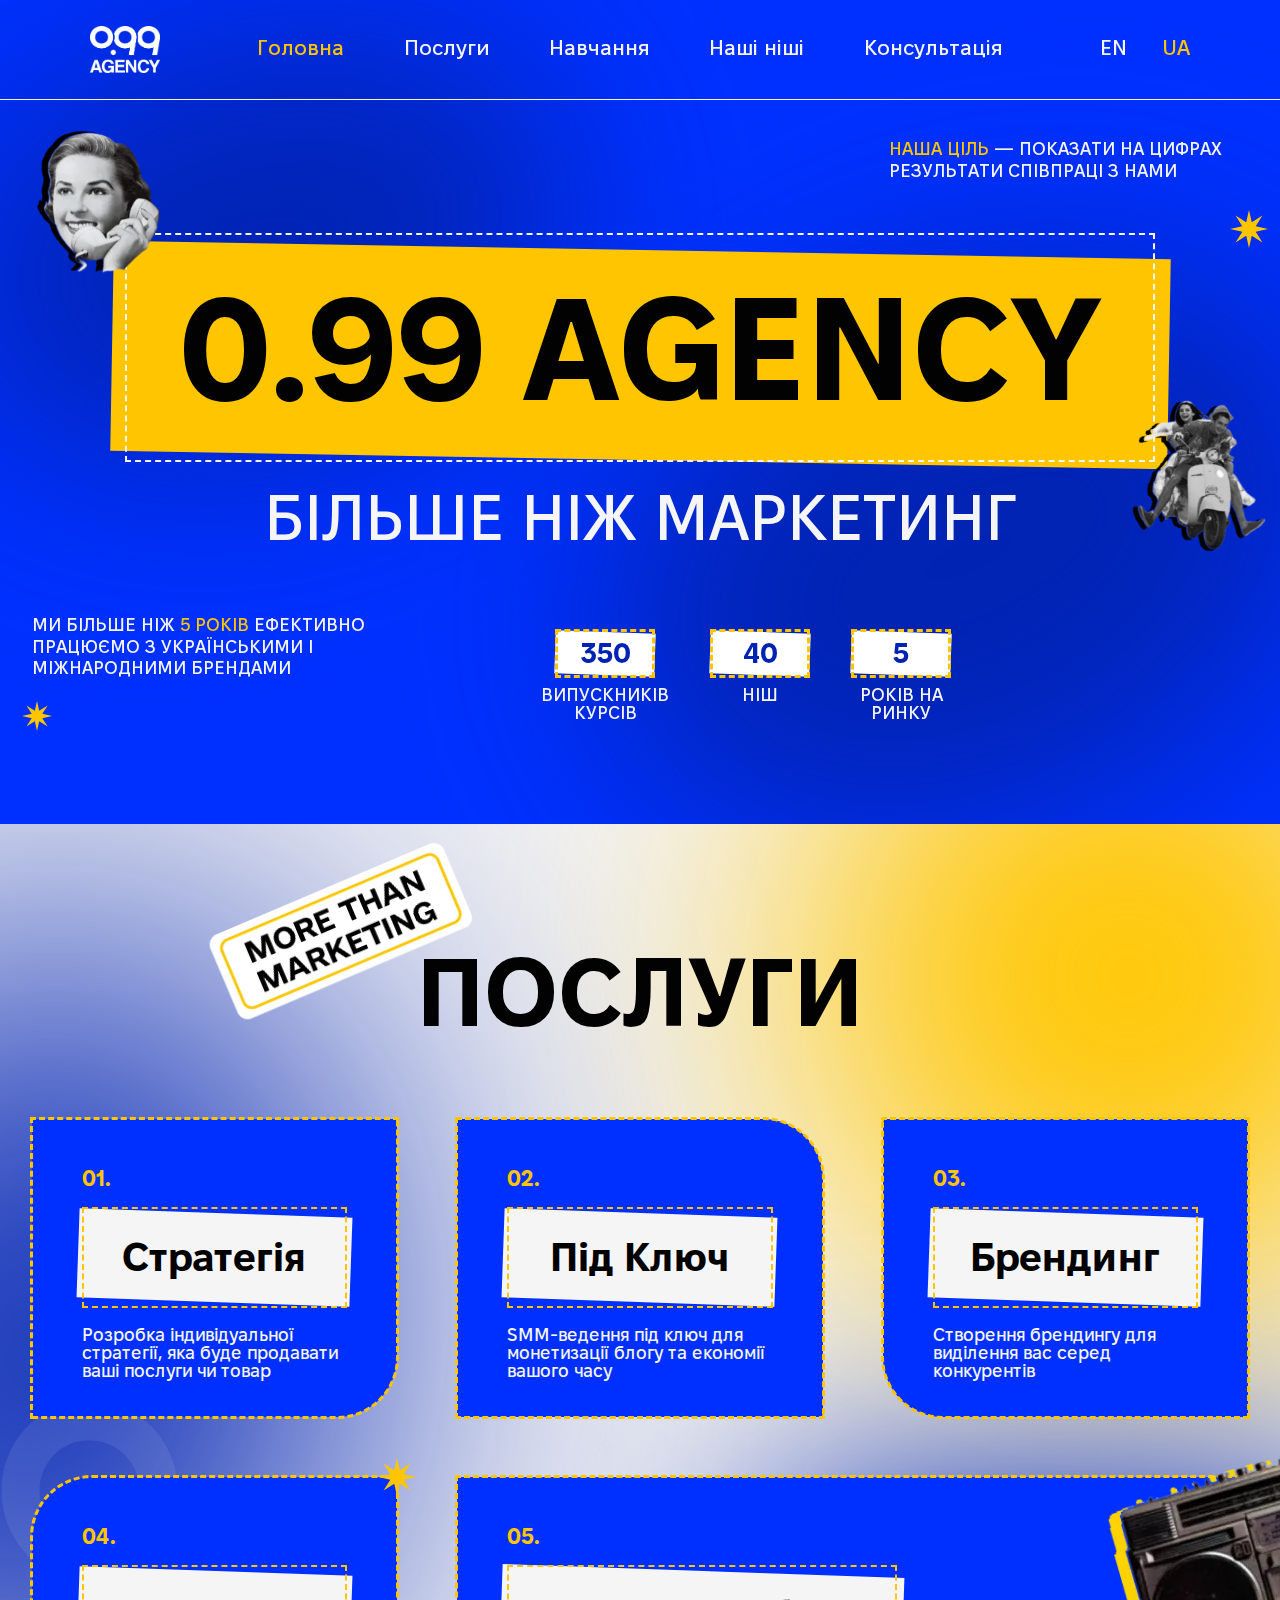
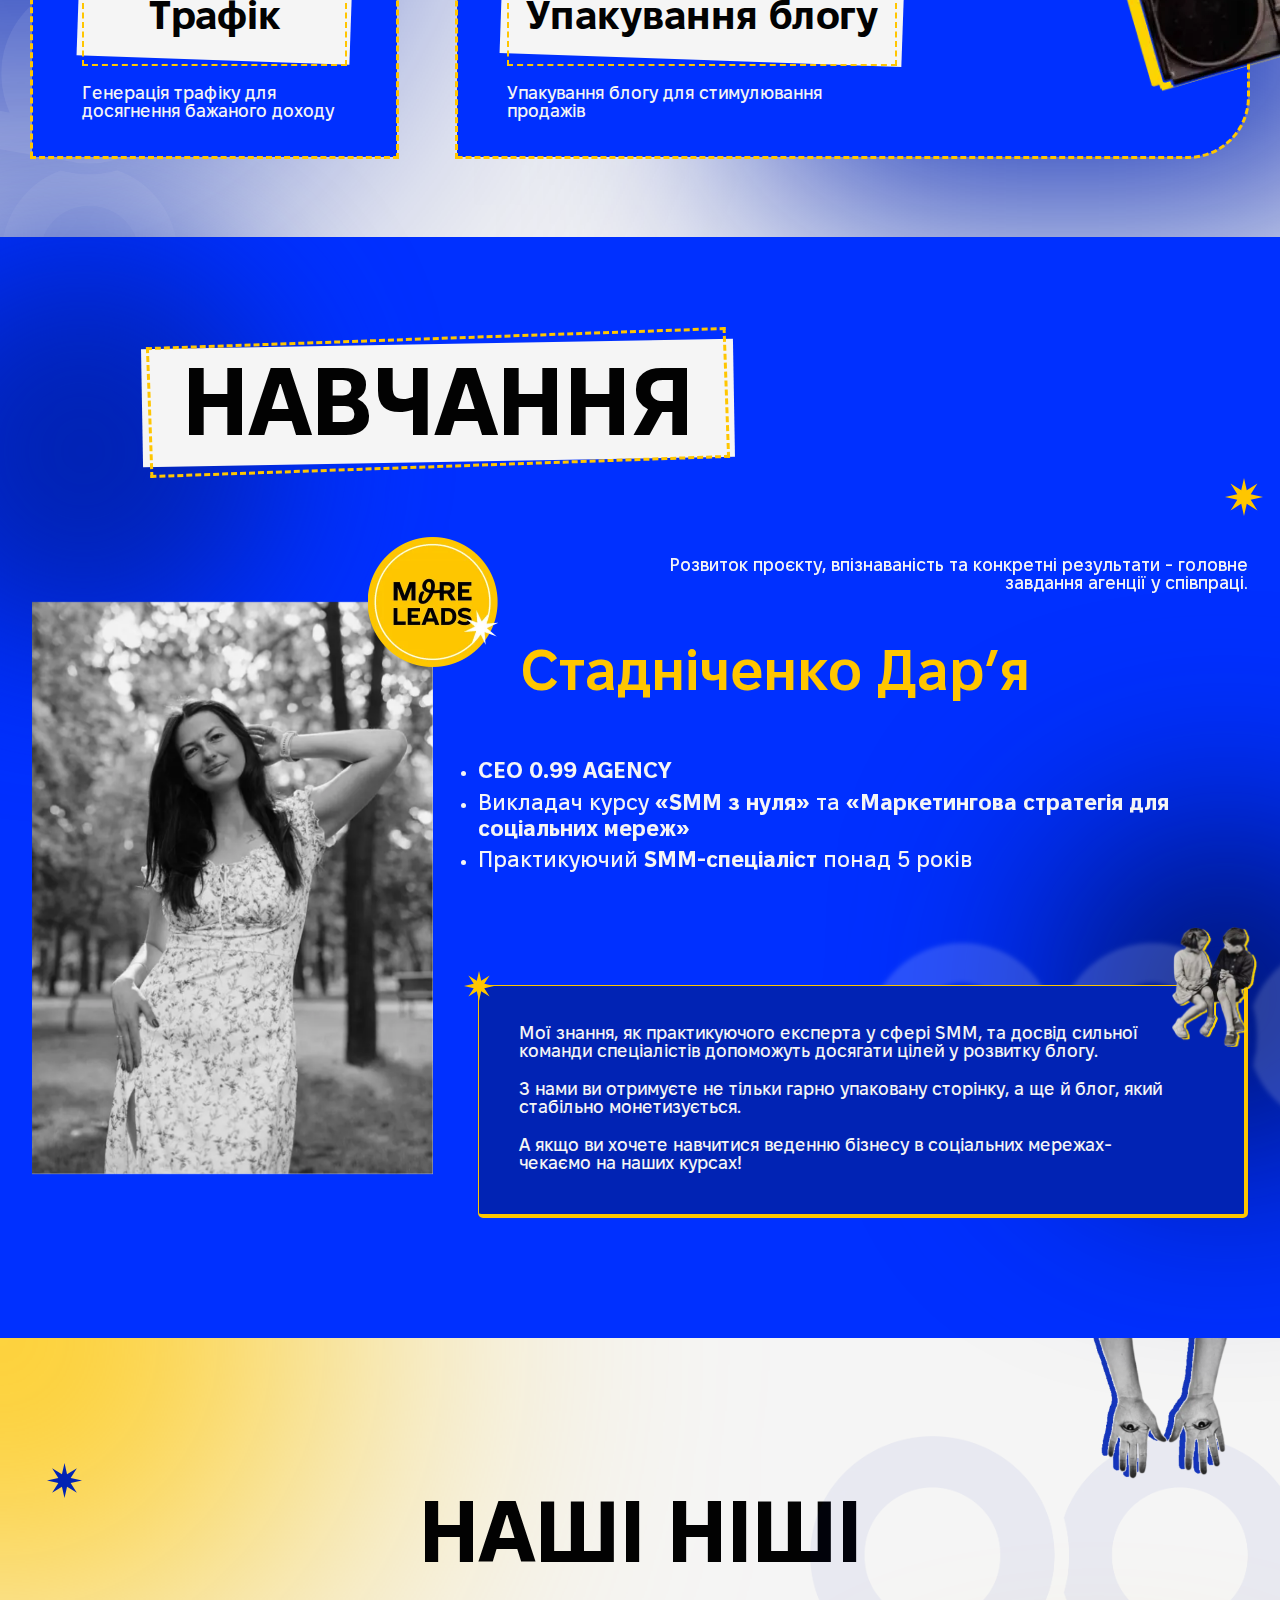
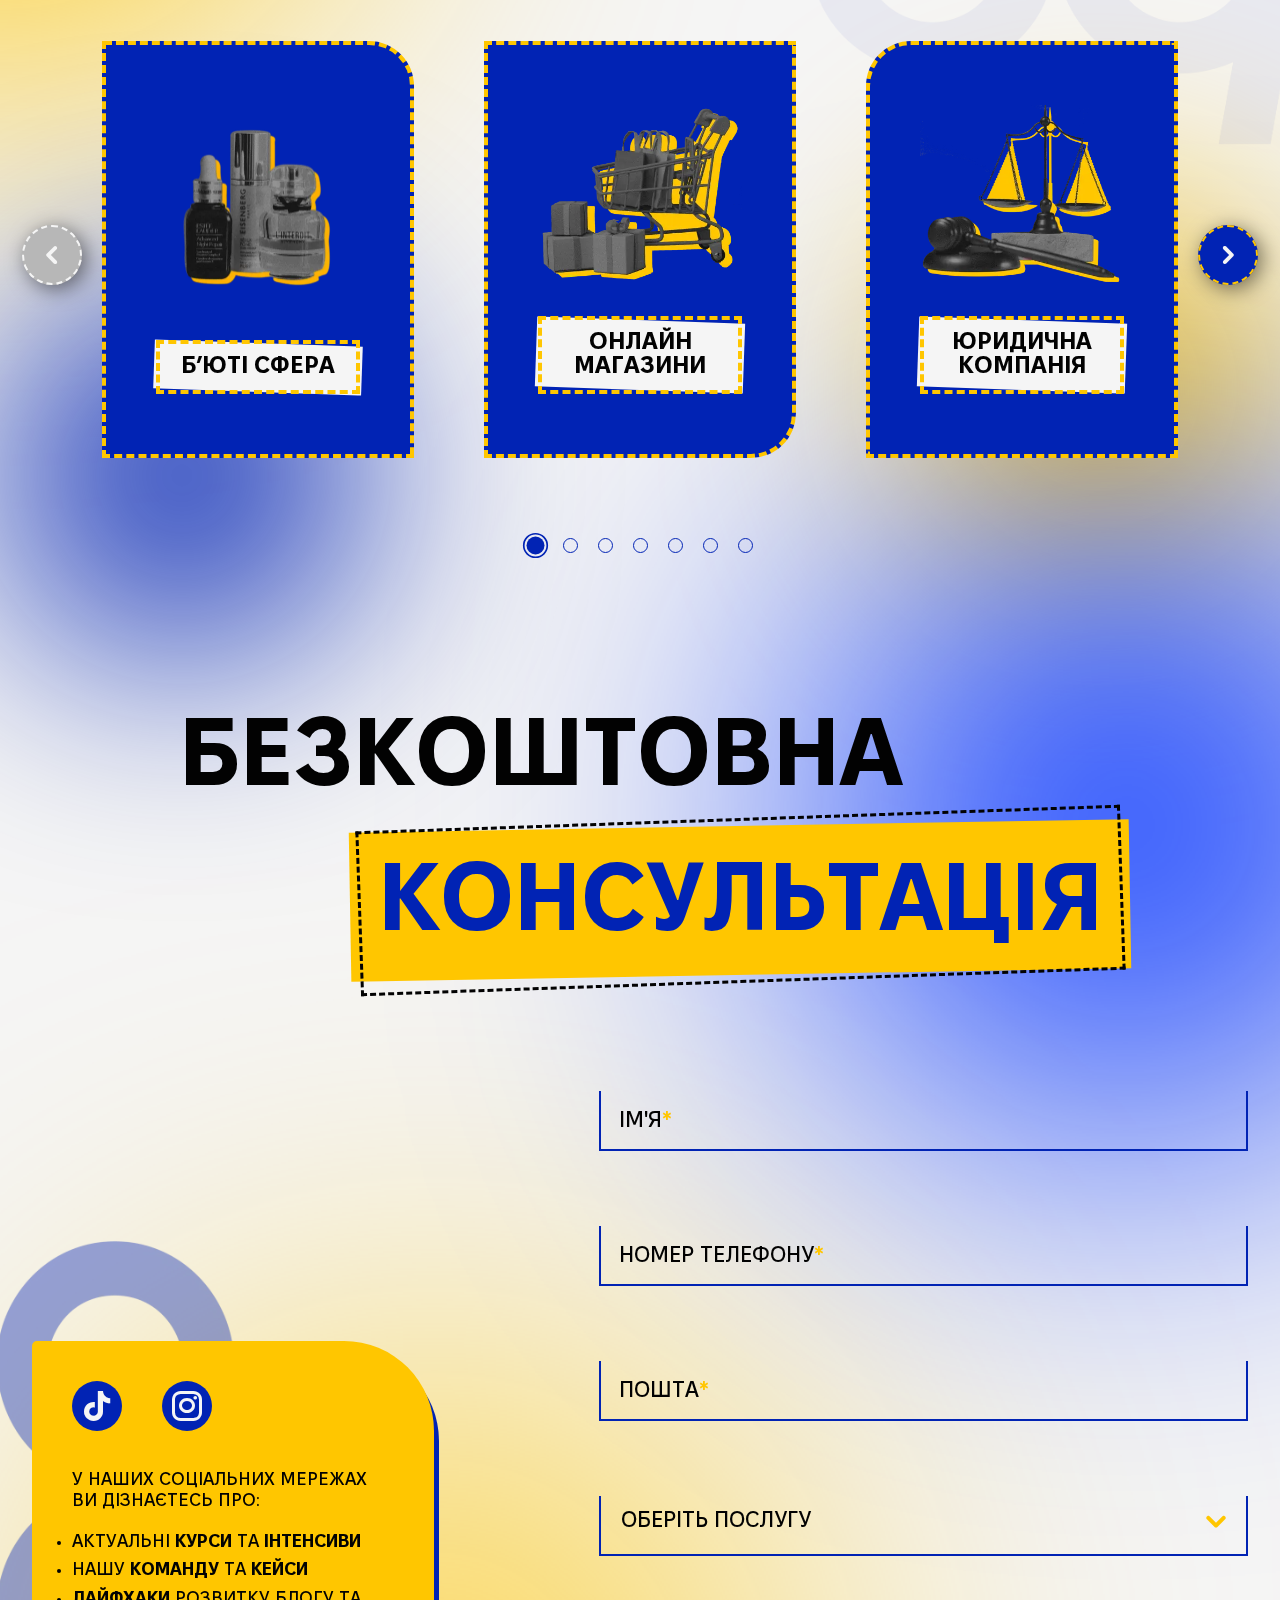
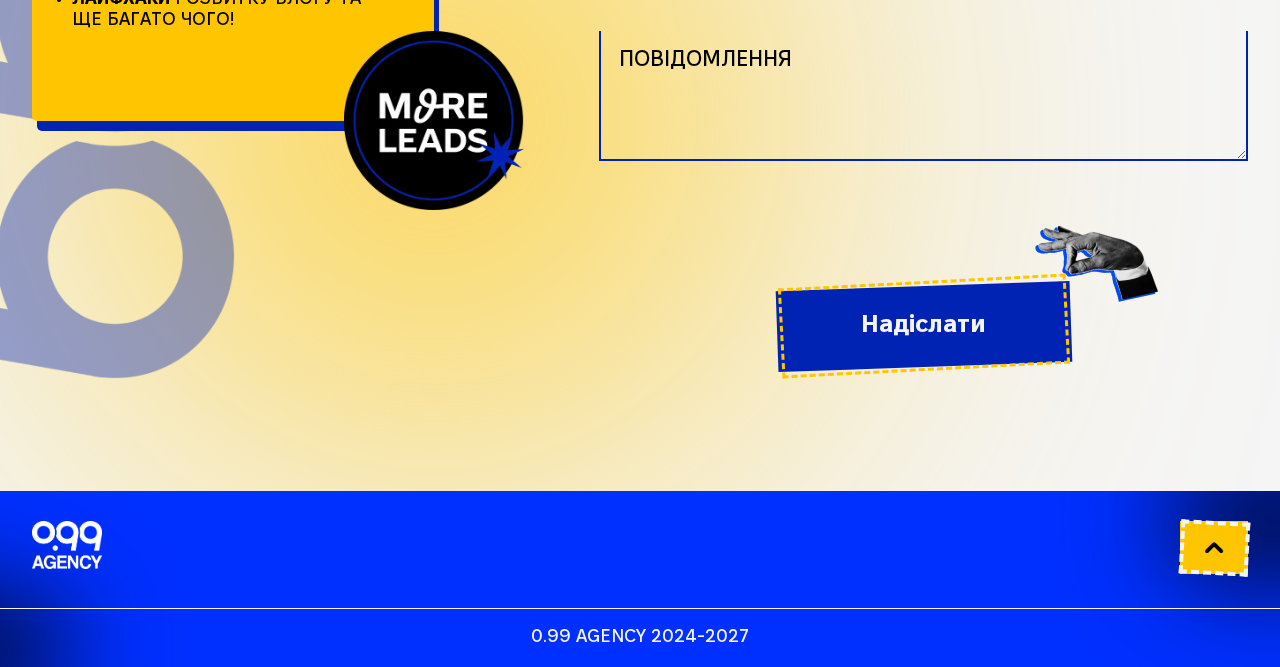
<file: index.html>
<!DOCTYPE html>
<html lang="uk">

<head>
	<title>0.99agency</title>
	<meta charset="UTF-8">
	<meta name="format-detection" content="telephone=no">
	<link rel="stylesheet" href="css/style.min.css?_v=20240221194745">
	<link rel="icon" href="favicon.ico" sizes="32x32">
	<meta name="viewport" content="width=device-width, initial-scale=1.0">
</head>

<body>
	<div class="wrapper">
		<header data-lp data-scroll="30" class="header">
			<div class="header__container">

				<div class="header__logo">
					<picture><source srcset="img/logo-original.webp" type="image/webp"><img src="img/logo-original.png" alt="0.99 agency"></picture>
				</div>

				<nav class="header__menu menu">
					<ul class="menu__list">
						<li class="menu__item">
							<a href="#" data-goto=".main-intro__title" data-goto-header data-goto-top="50" class="menu__link link-header">Головна</a>
						</li>
						<li class="menu__item">
							<a href="#" data-goto=".header-services__title" data-goto-header data-goto-top="50" class="menu__link link-header">Послуги</a>
						</li>
						<li class="menu__item">
							<a href="#" data-goto=".study__title" data-goto-header data-goto-top="50" class="menu__link link-header">Навчання</a>
						</li>
						<li class="menu__item">
							<a href="#" data-goto=".niches__title" data-goto-header data-goto-top="50" class="menu__link link-header">Наші
								ніші</a>
						</li>
						<li class="menu__item">
							<a href="#" data-goto=".header-consultation__title" data-goto-header data-goto-top="50" class="menu__link link-header">Консультація</a>
						</li>
					</ul>
				</nav>

				<div class="header__language language">
					<a href="index-en.html" class="language__link link-header">EN</a>
					<div class="language__link link-header _active">UA</div>
				</div>

				<button type="button" class="icon-menu"><span></span></button>
			</div>
		</header>
		<main class="page">
			<section class="page__intro intro">
				<div class="intro__container">

					<div class="intro__top">
						<p class="intro__text intro__text--right">
							<span>Наша ціль</span> — показати на цифрах результати співпраці з нами
						</p>
					</div>

					<div class="intro__main main-intro">
						<div class="main-intro__wrapper">
							<div class="main-intro__image main-intro__image-top-left">
								<picture><source srcset="img/intro/woman.webp" type="image/webp"><img data-prlx-mouse src="img/intro/woman.png" alt="woman speaking on a phone"></picture>
							</div>
							<div class="main-intro__image main-intro__image-rigth-bottom">
								<picture><source srcset="img/intro/couple.webp" type="image/webp"><img data-prlx-mouse data-prlx-a="25" data-prlx-dxy data-prlx-dyr src="img/intro/couple.png" alt="couple riding on a scooter"></picture>
							</div>
							<h1 class="main-intro__title" data-watch="navigator">0.99 AGENCY</h1>
							<p class="main-intro__subtitle">більше ніж маркетинг</p>
						</div>
					</div>

					<div class="intro__bottom">
						<p class="intro__text">
							Ми більше ніж <span>5 років</span> ефективно працюємо з українськими і міжнародними брендами
						</p>

						<div data-watch data-watch-once class="intro__counters counters">
							<div class="counters__column">
								<div data-digits-counter data-digits-counter-speed="1500" class="counters__item">350</div>
								<p class="counters__subtitle">
									Випускників <br> курсів
								</p>
							</div>
							<div class="counters__column">
								<div data-digits-counter data-digits-counter-speed="1500" class="counters__item">40</div>
								<p class="counters__subtitle">
									Ніш
								</p>
							</div>
							<div class="counters__column">
								<div data-digits-counter data-digits-counter-speed="1500" class="counters__item">5</div>
								<p class="counters__subtitle">
									Років на <br> ринку
								</p>
							</div>
						</div>
					</div>

				</div>
			</section>
			<section class="page__services services">
				<div class="services__container">
					<div class="services__header header-services">
						<h2 class="header-services__title title" data-watch="navigator">
							послуги
						</h2>
					</div>

					<div class="services__cards">
						<article data-popup="#popup-strategy" class="services__card card-services">
							<div class="card-services__wrapper">
								<div class="card-services__number">01.</div>
								<h3 class="card-services__title"><span>Стратегія</span></h3>
								<p class="card-services__text">
									Розробка індивідуальної стратегії, яка буде продавати ваші послуги чи товар
								</p>
							</div>
						</article>
						<article data-popup="#popup-key" class="services__card card-services">
							<div class="card-services__wrapper">
								<div class="card-services__number">02.</div>
								<h3 class="card-services__title"><span>Під Ключ</span></h3>
								<p class="card-services__text">
									SMM-ведення під ключ для монетизації блогу та економії вашого часу
								</p>
							</div>
						</article>
						<article data-popup="#popup-branding" class="services__card card-services">
							<div class="card-services__wrapper">
								<div class="card-services__number">03.</div>
								<h3 class="card-services__title"><span>Брендинг</span></h3>
								<p class="card-services__text">
									Створення брендингу для виділення вас серед конкурентів
								</p>
							</div>
						</article>
						<article data-popup="#popup-traffic" class="services__card card-services">
							<div class="card-services__wrapper">
								<div class="card-services__number">04.</div>
								<h3 class="card-services__title"><span>Трафік</span></h3>
								<p class="card-services__text">
									Генерація трафіку для досягнення бажаного доходу
								</p>
							</div>
						</article>
						<article data-popup="#popup-blog" class="services__card card-services">
							<div class="card-services__wrapper">
								<div class="card-services__number">05.</div>
								<h3 class="card-services__title"><span>Упакування блогу</span></h3>
								<p class="card-services__text">
									Упакування блогу для стимулювання продажів
								</p>
							</div>
						</article>
						<div data-prlx-mouse data-prlx-mouse data-prlx-dxy class="services__image">
							<picture><source srcset="img/services/radio.webp" type="image/webp"><img src="img/services/radio.png" alt="boombox"></picture>
						</div>
					</div>
				</div>

				<div class="services__logo">
				</div>
			</section>
			<section class="page__study study">
				<div class="study__container">
					<h2 class="study__title title-bordered" data-watch="navigator"><span>Навчання</span></h2>
					<div class="study__content">
						<div class="study__photo">
							<picture><source srcset="img/study/dasha.webp" type="image/webp"><img src="img/study/dasha.jpeg" alt="Stadnichenko Dariia"></picture>
						</div>
						<div class="study__info info-study">
							<p class="info-study__task">
								Розвиток проєкту, впізнаваність та конкретні результати -
								головне завдання агенції у співпраці.
							</p>
							<h3 class="info-study__name">Стадніченко Дарʼя</h3>
							<ul class="info-study__list">
								<li class="info-study__item-li"><span>CEO 0.99 AGENCY</span></li>
								<li class="info-study__item-li">
									Викладач курсу <span>«SMM з нуля»</span> та <span>«Маркетингова стратегія для соціальних мереж»</span>
								</li>
								<li class="info-study__item-li">Практикуючий <span>SMM-спеціаліст</span> понад 5 років</li>
							</ul>
							<div class="info-study__card">
								<p>
									Мої знання, як практикуючого експерта у сфері SMM, та досвід сильної команди спеціалістів допоможуть
									досягати цілей у розвитку блогу.
								</p>
								<p>
									З нами ви отримуєте не тільки гарно упаковану сторінку, а ще й блог, який стабільно монетизується.
								</p>
								<p>
									А якщо ви хочете навчитися веденню бізнесу в соціальних мережах- чекаємо на наших курсах!
								</p>
							</div>
						</div>
					</div>
				</div>
			</section>
			<section class="page__niches niches">
				<div class="niches__container">
					<div class="niches__header">
						<h2 class="niches__title title" data-watch="navigator">Наші ніші</h2>
					</div>

					<div class="niches__slider swiper">
						<div class="niches__wrapper swiper-wrapper">

							<!-- #1 -->
							<div class="niches__slide swiper-slide">
								<div class="niches__image-slide">
									<picture><source srcset="img/niches/beauty.webp" type="image/webp"><img src="img/niches/beauty.png" alt="cosmetics"></picture>
								</div>
								<h3 class="niches__title-slide title-bordered"><span>Бʼюті сфера</span></h3>
							</div>

							<!-- #2 -->
							<div class="niches__slide swiper-slide">
								<div class="niches__image-slide">
									<picture><source srcset="img/niches/shopping-cart.webp" type="image/webp"><img src="img/niches/shopping-cart.png" alt="shopping cart"></picture>
								</div>
								<h3 class="niches__title-slide title-bordered"><span>онлайн магазини</span></h3>
							</div>

							<!-- #3 -->
							<div class="niches__slide swiper-slide">
								<div class="niches__image-slide">
									<picture><source srcset="img/niches/law.webp" type="image/webp"><img src="img/niches/law.png" alt="law"></picture>
								</div>
								<h3 class="niches__title-slide title-bordered"><span>юридична компанія</span></h3>
							</div>


							<!-- #4 -->
							<div class="niches__slide swiper-slide">
								<div class="niches__image-slide">
									<picture><source srcset="img/niches/tourism.webp" type="image/webp"><img src="img/niches/tourism.png" alt="tourism"></picture>
								</div>
								<h3 class="niches__title-slide title-bordered"><span>туризм</span></h3>
							</div>


							<!-- #5 -->
							<div class="niches__slide swiper-slide">
								<div class="niches__image-slide">
									<picture><source srcset="img/niches/yoga.webp" type="image/webp"><img src="img/niches/yoga.png" alt="yoga"></picture>
								</div>
								<h3 class="niches__title-slide title-bordered"><span>йога центр</span></h3>
							</div>

							<!-- #6 -->
							<div class="niches__slide swiper-slide">
								<div class="niches__image-slide">
									<picture><source srcset="img/niches/sport.webp" type="image/webp"><img src="img/niches/sport.png" alt="dumbbels"></picture>
								</div>
								<h3 class="niches__title-slide title-bordered"><span>спорт</span></h3>
							</div>

							<!-- #7 -->
							<div class="niches__slide swiper-slide">
								<div class="niches__image-slide">
									<picture><source srcset="img/niches/real-estate.webp" type="image/webp"><img src="img/niches/real-estate.png" alt="house"></picture>
								</div>
								<h3 class="niches__title-slide title-bordered"><span>нерухомість</span></h3>
							</div>

							<!-- #8 -->
							<div class="niches__slide swiper-slide">
								<div class="niches__image-slide">
									<picture><source srcset="img/niches/grooming.webp" type="image/webp"><img src="img/niches/grooming.png" alt="dog"></picture>
								</div>
								<h3 class="niches__title-slide title-bordered"><span>грумінг</span></h3>
							</div>

							<!-- #9 -->
							<div class="niches__slide swiper-slide">
								<h3 class="niches__title-slide title-bordered"><span>та інші</span></h3>
							</div>
						</div>

						<div class="swiper-pagination"></div>
					</div>

					<button type="button" class="niches__button swiper-button-prev _icon-arrow"></button>
					<button type="button" class="niches__button swiper-button-next _icon-arrow"></button>

				</div>
			</section>
			<section class="page__consultation consultation">
				<div class="consultation__container">
					<div class="consultation__header header-consultation">
						<h2 class="header-consultation__title title" data-watch="navigator">
							<div>Безкоштовна</div>
							<div class="title-bordered"><span>консультація</span></div>
						</h2>
					</div>
					<div class="consultation__body body-consultation">
						<div class="body-consultation__card card-consultation">
							<div class="card-consultation__socials socials-consult">
								<a href='' class="socials-consult__item _icon-tiktok"></a>
								<a href='https://www.instagram.com/0.99agency?igsh=bHJ4NGlodDcyNzQ5' target="_blank" class="socials-consult__item _icon-inst"></a>
							</div>
							<div class="card-consultation__text">
								<p>У наших соціальних мережах ви дізнаєтесь про: </p>
								<ul class="card-consultation__list">
									<li>Актуальні <span>курси</span> та <span>інтенсиви</span></li>
									<li>Нашу <span>команду</span> та <span>кейси</span></li>
									<li><span>Лайфхаки</span> розвитку блогу та ще багато чого!</li>
								</ul>
							</div>
						</div>

						<!-- action="files/sendmail/sendmail.php" -->
						<!-- action="https://postman-echo.com/post" -->
						<!-- data-dev -->

						<form class="body-consultation__form form" data-ajax data-goto-error action="files/sendmail/sendmail.php" method="POST">
							<div class="form__row">
								<input type="text" id="form_name" name="form_name" data-required data-error="Будь ласка, введіть своє ім'я" class="form__input input">
								<label for="form_name" class="form__label">Ім'я<span class="required-star">*</span></label>
							</div>

							<div class="form__row">
								<input type="tel" id="form_tel" name="form_tel" data-required data-error="Будь ласка, вкажіть номер телефону" class="form__input input">
								<label for="form_tel" class="form__label">номер телефону<span class="required-star">*</span></label>
							</div>

							<div class="form__row">
								<input type="text" id="form_email" name="form_email" data-required="email" data-error="Невірний формат пошти." class="form__input input">
								<label for="form_email" class="form__label">пошта<span class="required-star">*</span></label>
							</div>

							<div class="form__row">
								<select name="form_service" data-class-modif="service" data-label data-required>
									<option value="">Оберіть послугу</option>
									<option value="strategy">Стратегія</option>
									<option value="turnkey">Під ключ</option>
									<option value="branding">Брендинг</option>
									<option value="traffic">Трафік</option>
									<option value="blog packaging">Упакування блогу</option>
								</select>
							</div>

							<div class="form__row">
								<textarea name="form_message" id="form_message" class="form__input input form__input--textarea" data-autoheight data-autoheight-min='120' data-autoheight-min='300'></textarea>
								<label for="form_message" class="form__label form__label--textarea">повідомлення</label>
							</div>

							<div class="form__row form__row--btn">
								<div class="form__btn-wrapper">
									<button type="submit" class="form__button"><span>Надіслати</span></button>
								</div>
							</div>

						</form>
					</div>
				</div>
			</section>
		</main>
		<footer class="footer">
			<div class="footer__container">
				<div class="footer__top">
					<div class="footer__logo"><picture><source srcset="img/logo-original.webp" type="image/webp"><img src="img/logo-original.png" alt="0.99agency"></picture></div>
					<button type="button" class="footer__button _icon-arrow" data-goto=".intro"></button>
				</div>
				<div class="footer__bottom">
					0.99 AGENCY 2024-2027
				</div>
			</div>
		</footer>
	</div>
	<div id="popup-strategy" aria-hidden="true" class="popup popup--strategy">
		<div class="popup__wrapper">
			<div class="popup__content">
				<div class="popup__logo">
					<picture><source srcset="img/blue-logo.webp" type="image/webp"><img src="img/blue-logo.png" alt=""></picture>
				</div>
				<div class="popup__number">
					01
				</div>
				<div class="popup__image">
					<picture><source srcset="img/services/strategy/woman.webp" type="image/webp"><img src="img/services/strategy/woman.png" alt=""></picture>
				</div>
				<button data-close type="button" class="popup__close">
					<span></span>
					<span></span>
				</button>
				<div class="popup__text">
					<h2 class="popup__title">Стратегія</h2>
					<div class="popup__cards">
						<div class="popup__card card-popup">
							<h3 class="card-popup__title"><span>За нами:</span></h3>
							<ul class="card-popup__list">
								<li class="card-popup__item">Аналітика сторінки</li>
								<li class="card-popup__item">Розбір цільової аудиторії</li>
								<li class="card-popup__item">Аналіз конкурентів</li>
								<li class="card-popup__item">Створення візуалу з акцентом на продажі та підбір референсів для зйомки</li>
								<li class="card-popup__item">Розробка контент-плану</li>
								<li class="card-popup__item">Створення рекламної воронки продажів</li>
								<li class="card-popup__item">Створення позиціювання та УТП</li>
							</ul>
						</div>
						<div class="popup__card card-popup">
							<h3 class="card-popup__title"><span>З вас:</span></h3>
							<ul class="card-popup__list">
								<li class="card-popup__item">Вести блог відповідно до стратегії</li>
								<li class="card-popup__item">Отримувати стабільні продажі</li>
							</ul>
						</div>
					</div>
				</div>
			</div>
		</div>
	</div>

	<div id="popup-key" aria-hidden="true" class="popup popup--key">
		<div class="popup__wrapper">
			<div class="popup__content">
				<div class="popup__logo">
					<picture><source srcset="img/blue-logo.webp" type="image/webp"><img src="img/blue-logo.png" alt=""></picture>
				</div>
				<div class="popup__number">
					02
				</div>
				<div class="popup__image">
					<picture><source srcset="img/services/key/woman.webp" type="image/webp"><img src="img/services/key/woman.png" alt=""></picture>
				</div>
				<button data-close type="button" class="popup__close">
					<span></span>
					<span></span>
				</button>
				<div class="popup__text">
					<h2 class="popup__title">під ключ</h2>
					<div class="popup__cards">
						<div class="popup__card card-popup">
							<h3 class="card-popup__title"><span>За нами:</span></h3>
							<ul class="card-popup__list">
								<li class="card-popup__item">Все що входить в послугу «Стратегія»</li>
								<li class="card-popup__item">Щоденне ведення профілю </li>
								<li class="card-popup__item">Запуск реклами</li>
							</ul>
						</div>
						<div class="popup__card card-popup">
							<h3 class="card-popup__title"><span>З вас:</span></h3>
							<ul class="card-popup__list">
								<li class="card-popup__item">Насолоджуватися вільним часом та встигати обробляти замовлення</li>
							</ul>
						</div>
					</div>
				</div>
			</div>
		</div>
	</div>

	<div id="popup-branding" aria-hidden="true" class="popup popup--branding">
		<div class="popup__wrapper">
			<div class="popup__content">
				<div class="popup__logo">
					<picture><source srcset="img/blue-logo.webp" type="image/webp"><img src="img/blue-logo.png" alt=""></picture>
				</div>
				<div class="popup__number">
					03
				</div>
				<div class="popup__image">
					<picture><source srcset="img/services/branding/hands.webp" type="image/webp"><img src="img/services/branding/hands.png" alt=""></picture>
				</div>
				<button data-close type="button" class="popup__close">
					<span></span>
					<span></span>
				</button>
				<div class="popup__text">
					<h2 class="popup__title">брендинг</h2>
					<div class="popup__cards">
						<div class="popup__card card-popup">
							<h3 class="card-popup__title"><span>За нами:</span></h3>
							<ul class="card-popup__list">
								<li class="card-popup__item">Розробка айдентики та персонального стилю вашого бренду</li>
							</ul>
						</div>
						<div class="popup__card card-popup">
							<h3 class="card-popup__title"><span>З вас:</span></h3>
							<ul class="card-popup__list">
								<li class="card-popup__item">Бути унікальними та неповторними</li>
							</ul>
						</div>
					</div>
				</div>
			</div>
		</div>
	</div>

	<div id="popup-traffic" aria-hidden="true" class="popup popup--traffic">
		<div class="popup__wrapper">
			<div class="popup__content">
				<div class="popup__logo">
					<picture><source srcset="img/blue-logo.webp" type="image/webp"><img src="img/blue-logo.png" alt=""></picture>
				</div>
				<div class="popup__number">
					04
				</div>
				<div class="popup__image">
					<picture><source srcset="img/services/traffic/woman.webp" type="image/webp"><img src="img/services/traffic/woman.png" alt=""></picture>
				</div>
				<button data-close type="button" class="popup__close">
					<span></span>
					<span></span>
				</button>
				<div class="popup__text">
					<h2 class="popup__title">трафік</h2>
					<div class="popup__cards">
						<div class="popup__card card-popup">
							<h3 class="card-popup__title"><span>За нами:</span></h3>
							<ul class="card-popup__list">
								<li class="card-popup__item">Аналіз цільової аудиторії та конкурентів</li>
								<li class="card-popup__item">Розробка рекламної стратегії</li>
								<li class="card-popup__item"> Запуск реклами</li>
							</ul>
						</div>
						<div class="popup__card card-popup">
							<h3 class="card-popup__title"><span>З вас:</span></h3>
							<ul class="card-popup__list">
								<li class="card-popup__item">Головне - встигати обробляти замовлення</li>
							</ul>
						</div>
					</div>
				</div>
			</div>
		</div>
	</div>

	<div id="popup-blog" aria-hidden="true" class="popup popup--blog">
		<div class="popup__wrapper">
			<div class="popup__content">
				<div class="popup__logo">
					<picture><source srcset="img/blue-logo.webp" type="image/webp"><img src="img/blue-logo.png" alt=""></picture>
				</div>
				<div class="popup__number">
					05
				</div>
				<div class="popup__image">
					<picture><source srcset="img/intro/woman.webp" type="image/webp"><img src="img/intro/woman.png" alt=""></picture>
				</div>
				<button data-close type="button" class="popup__close">
					<span></span>
					<span></span>
				</button>
				<div class="popup__text">
					<h2 class="popup__title">упакування блогу</h2>
					<div class="popup__cards">
						<div class="popup__card card-popup">
							<h3 class="card-popup__title"><span>За нами:</span></h3>
							<ul class="card-popup__list">
								<li class="card-popup__item">Створення візуалу та концепції вашого бренду</li>
							</ul>
						</div>
						<div class="popup__card card-popup">
							<h3 class="card-popup__title"><span>З вас:</span></h3>
							<ul class="card-popup__list">
								<li class="card-popup__item">Вести неймовірно упакований блог</li>
							</ul>
						</div>
					</div>
				</div>
			</div>
		</div>
	</div>
	<script src="js/app.min.js?_v=20240221194745"></script>
</body>

</html>
</file>
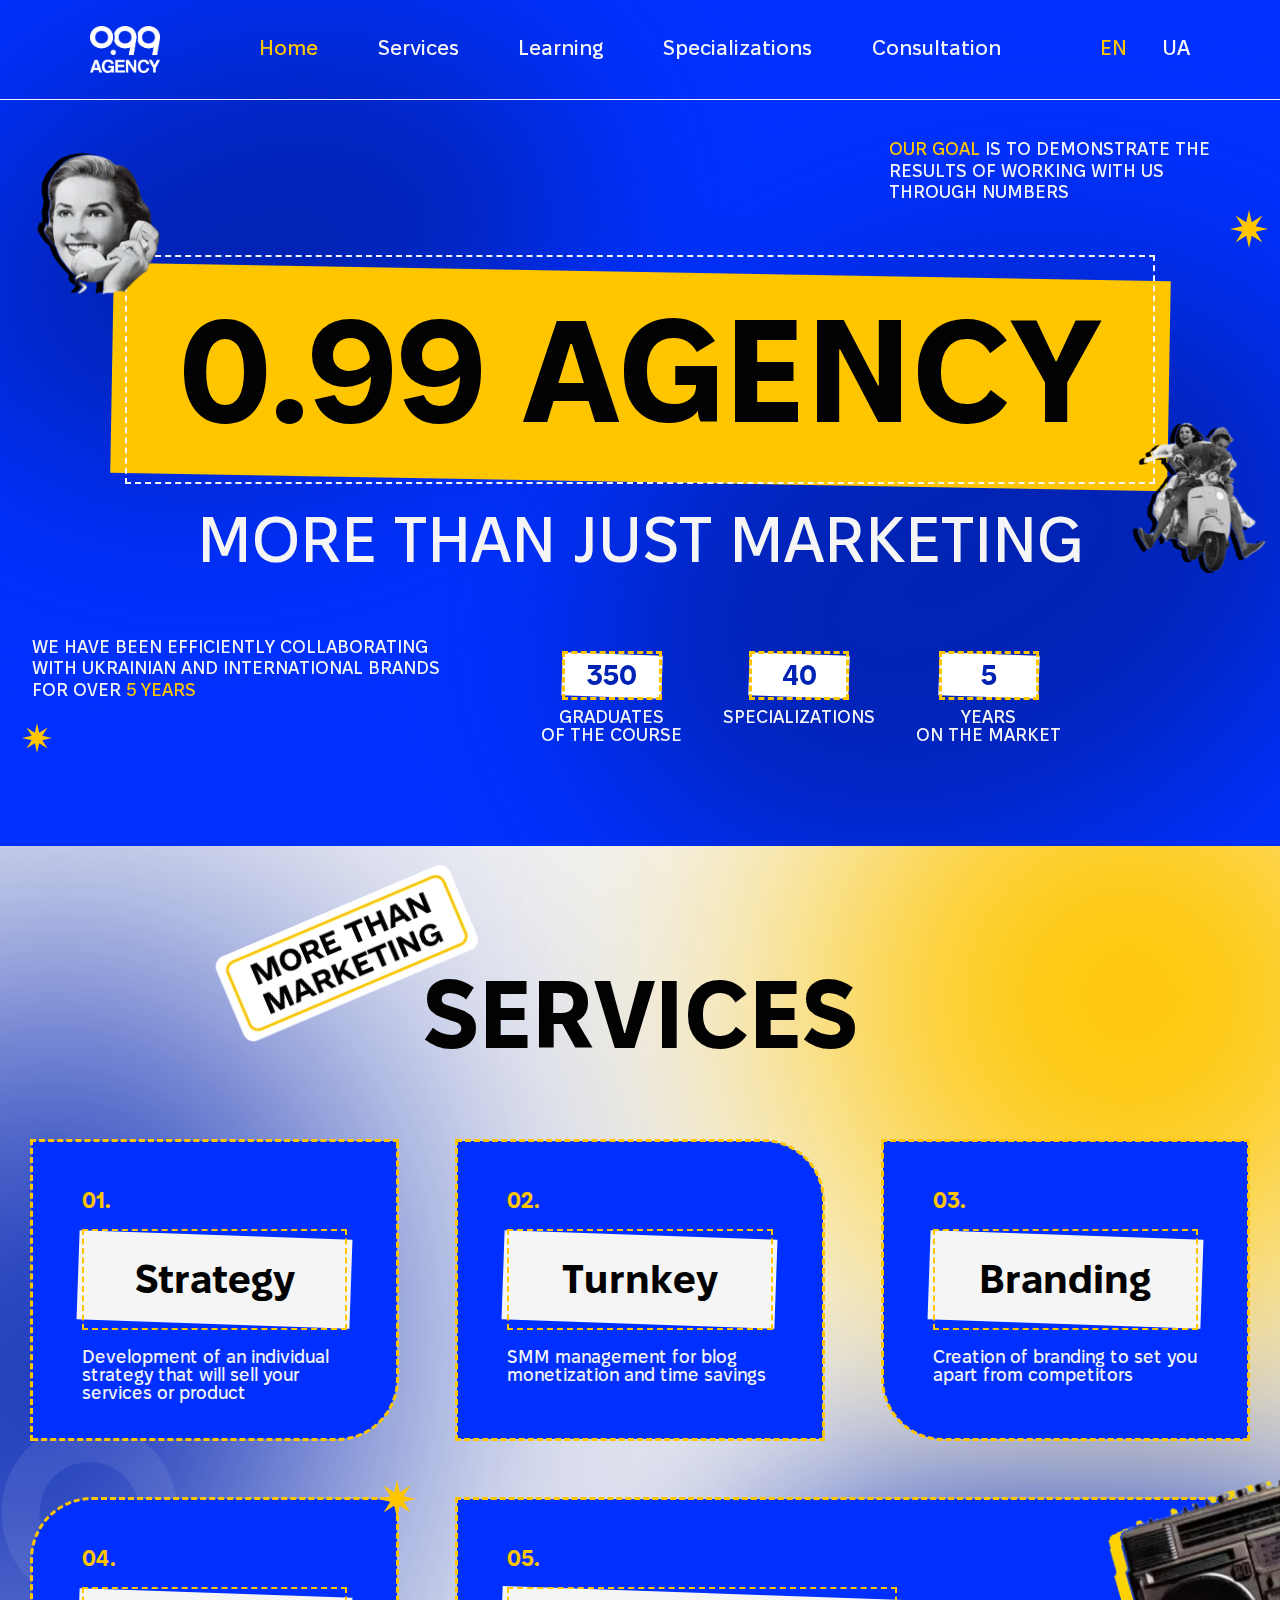
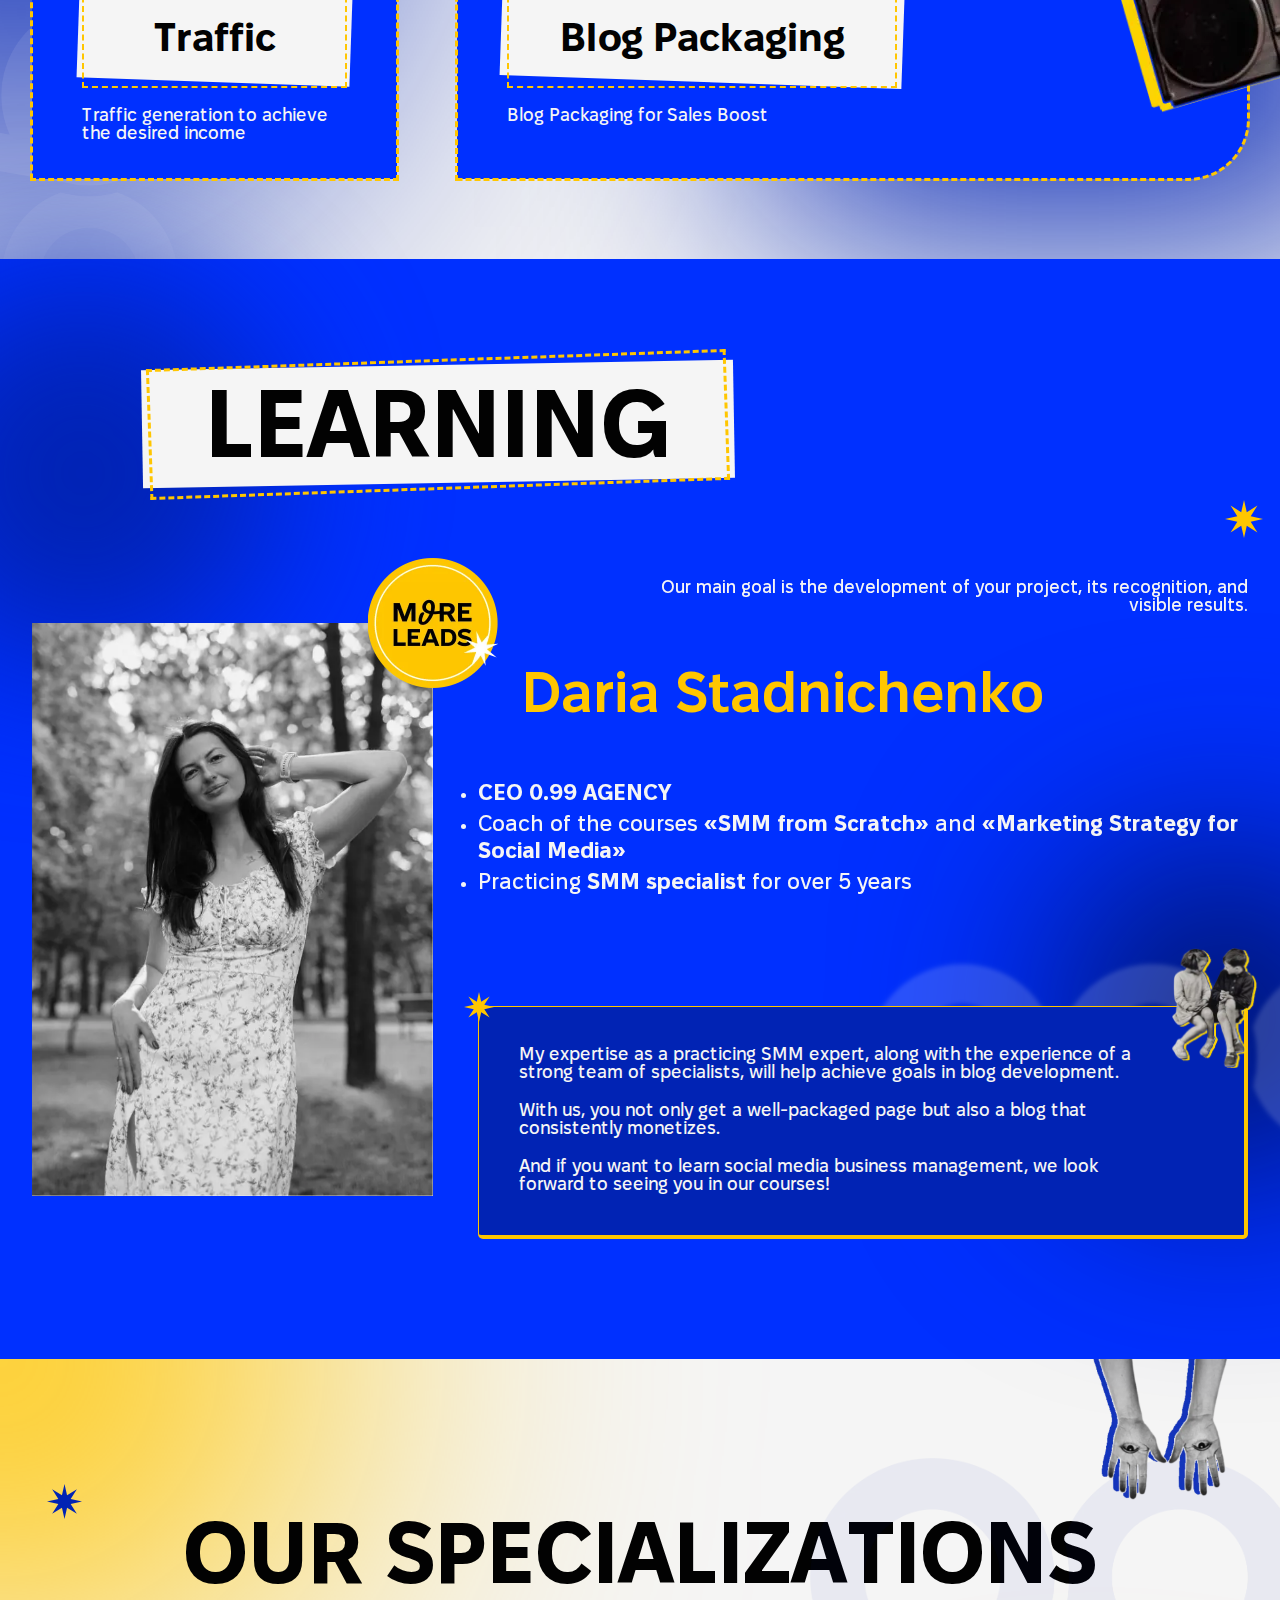
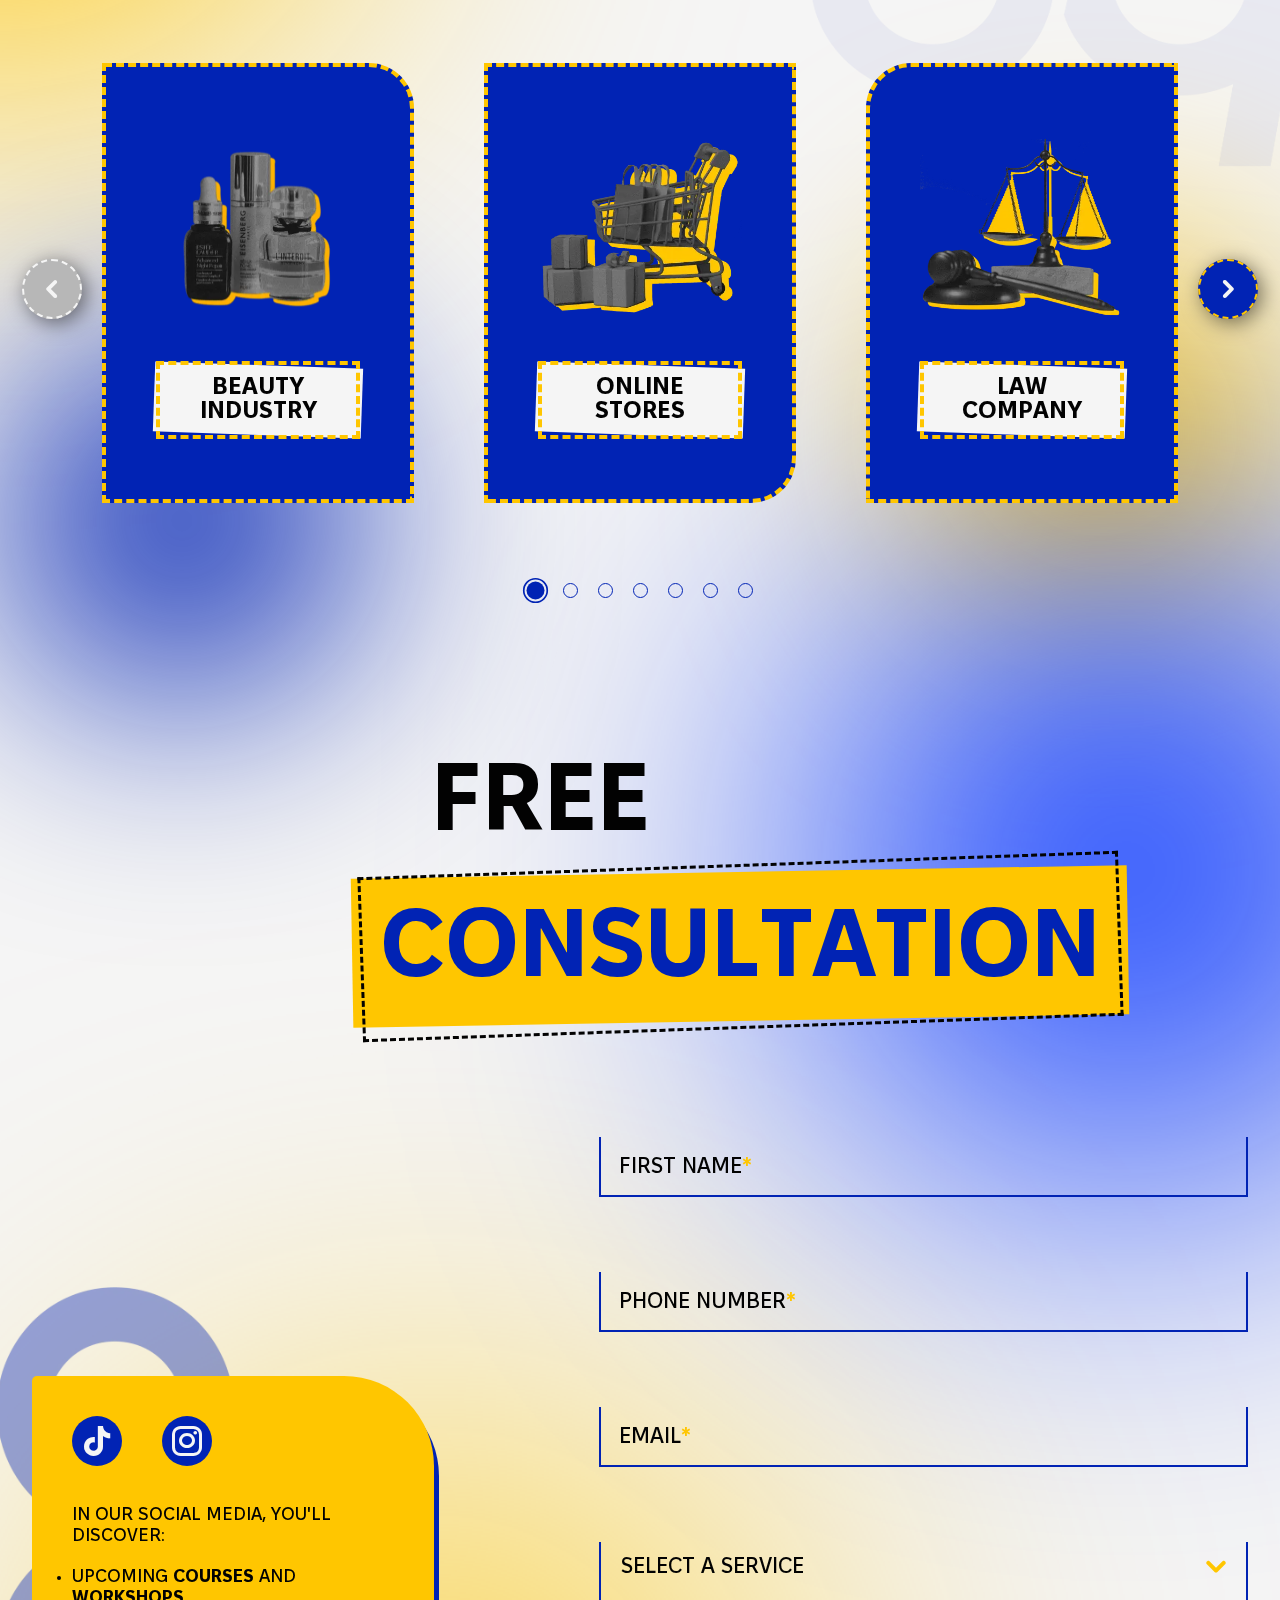
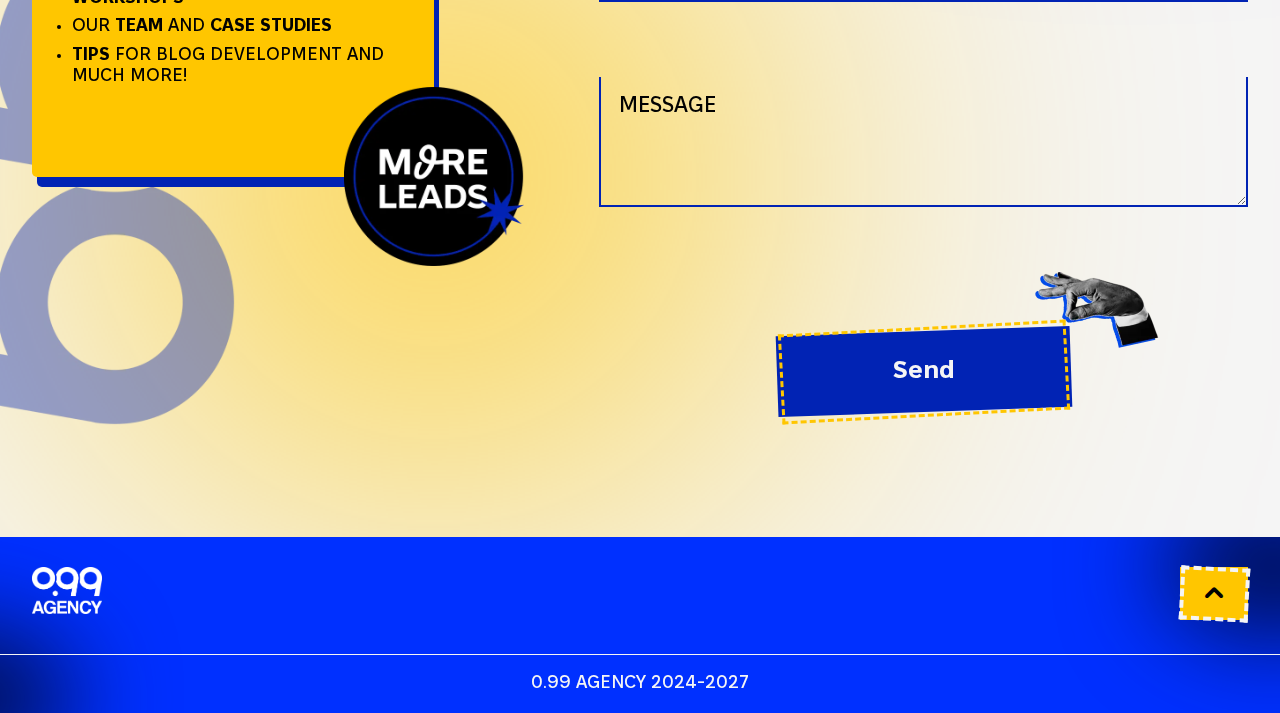
<file: index-en.html>
<!DOCTYPE html>
<html lang="en">

<head>
	<title>0.99agency</title>
	<meta charset="UTF-8">
	<meta name="format-detection" content="telephone=no">
	<link rel="stylesheet" href="css/style.min.css?_v=20240221194745">
	<link rel="icon" href="favicon.ico" sizes="32x32">
	<meta name="viewport" content="width=device-width, initial-scale=1.0">
</head>

<body>
	<div class="wrapper">
		<header data-lp data-scroll="30" class="header">
			<div class="header__container">

				<div class="header__logo">
					<picture><source srcset="img/logo-original.webp" type="image/webp"><img src="img/logo-original.png" alt="0.99agency"></picture>
				</div>

				<nav class="header__menu menu">
					<ul class="menu__list">
						<li class="menu__item">
							<a href="#" data-goto=".main-intro__title" data-goto-header data-goto-top="50" class="menu__link link-header">Home</a>
						</li>
						<li class="menu__item">
							<a href="#" data-goto=".header-services__title" data-goto-header data-goto-top="50" class="menu__link link-header">Services</a>
						</li>
						<li class="menu__item">
							<a href="#" data-goto=".study__title" data-goto-header data-goto-top="50" class="menu__link link-header">Learning</a>
						</li>
						<li class="menu__item">
							<a href="#" data-goto=".niches__title" data-goto-header data-goto-top="50" class="menu__link link-header">
								Specializations
							</a>
						</li>
						<li class="menu__item">
							<a href="#" data-goto=".header-consultation__title" data-goto-header data-goto-top="50" class="menu__link link-header">Consultation</a>
						</li>
					</ul>
				</nav>

				<div class="header__language language">
					<div class="language__link link-header _active">EN</div>
					<a href="index.html" class="language__link link-header">UA</a>
				</div>

				<button type="button" class="icon-menu"><span></span></button>
			</div>
		</header>
		<main class="page">
			<section class="page__intro intro">
				<div class="intro__container">

					<div class="intro__top">
						<p class="intro__text intro__text--right">
							<span>Our goal</span> is to demonstrate the results of working with us through numbers
						</p>
					</div>

					<div class="intro__main main-intro">
						<div class="main-intro__wrapper">
							<div class="main-intro__image main-intro__image-top-left">
								<picture><source srcset="img/intro/woman.webp" type="image/webp"><img data-prlx-mouse src="img/intro/woman.png" alt="woman speaking on a phone"></picture>
							</div>
							<div class="main-intro__image main-intro__image-rigth-bottom">
								<picture><source srcset="img/intro/couple.webp" type="image/webp"><img data-prlx-mouse data-prlx-a="25" data-prlx-dxy data-prlx-dyr src="img/intro/couple.png" alt="couple riding on a scooter"></picture>
							</div>
							<h1 class="main-intro__title" data-watch="navigator">0.99 AGENCY</h1>
							<p class="main-intro__subtitle">More than just marketing</p>
						</div>
					</div>

					<div class="intro__bottom">
						<p class="intro__text">
							We have been efficiently collaborating with Ukrainian and international brands for over <span>5 years</span>
						</p>

						<div data-watch data-watch-once class="intro__counters counters">
							<div class="counters__column">
								<div data-digits-counter data-digits-counter-speed="1500" class="counters__item">350</div>
								<p class="counters__subtitle">
									Graduates <br> of the course
								</p>
							</div>
							<div class="counters__column">
								<div data-digits-counter data-digits-counter-speed="1500" class="counters__item">40</div>
								<p class="counters__subtitle">
									Specializations
								</p>
							</div>
							<div class="counters__column">
								<div data-digits-counter data-digits-counter-speed="1500" class="counters__item">5</div>
								<p class="counters__subtitle">
									Years <br> on the Market
								</p>
							</div>
						</div>
					</div>

				</div>
			</section>
			<section class="page__services services">
				<div class="services__container">
					<div class="services__header header-services">
						<h2 class="header-services__title title" data-watch="navigator">
							SERVICES
						</h2>
					</div>

					<div class="services__cards">
						<article data-popup="#popup-strategy" class="services__card card-services">
							<div class="card-services__wrapper">
								<div class="card-services__number">01.</div>
								<h3 class="card-services__title"><span>Strategy</span></h3>
								<p class="card-services__text">
									Development of an individual strategy that will sell your services or product
								</p>
							</div>
						</article>
						<article data-popup="#popup-key" class="services__card card-services">
							<div class="card-services__wrapper">
								<div class="card-services__number">02.</div>
								<h3 class="card-services__title"><span>Turnkey</span></h3>
								<p class="card-services__text">
									SMM management for blog monetization and time savings
								</p>
							</div>
						</article>
						<article data-popup="#popup-branding" class="services__card card-services">
							<div class="card-services__wrapper">
								<div class="card-services__number">03.</div>
								<h3 class="card-services__title"><span>Branding</span></h3>
								<p class="card-services__text">
									Creation of branding to set you apart from competitors
								</p>
							</div>
						</article>
						<article data-popup="#popup-traffic" class="services__card card-services">
							<div class="card-services__wrapper">
								<div class="card-services__number">04.</div>
								<h3 class="card-services__title"><span>Traffic</span></h3>
								<p class="card-services__text">
									Traffic generation to achieve the desired income
								</p>
							</div>
						</article>
						<article data-popup="#popup-blog" class="services__card card-services">
							<div class="card-services__wrapper">
								<div class="card-services__number">05.</div>
								<h3 class="card-services__title"><span>Blog Packaging</span></h3>
								<p class="card-services__text">
									Blog Packaging for Sales Boost
								</p>
							</div>
						</article>
						<div data-prlx-mouse data-prlx-mouse data-prlx-dxy class="services__image">
							<picture><source srcset="img/services/radio.webp" type="image/webp"><img src="img/services/radio.png" alt="boombox"></picture>
						</div>
					</div>
				</div>

				<div class="services__logo">
				</div>
			</section>
			<section class="page__study study">
				<div class="study__container">
					<h2 class="study__title title-bordered" data-watch="navigator"><span>LEARNING</span></h2>
					<div class="study__content">
						<div class="study__photo">
							<picture><source srcset="img/study/dasha.webp" type="image/webp"><img src="img/study/dasha.jpeg" alt="Stadnichenko Dariia"></picture>
						</div>
						<div class="study__info info-study">
							<p class="info-study__task">
								Our main goal is the development of your project, its recognition, and visible results.
							</p>
							<h3 class="info-study__name">Daria Stadnichenko</h3>
							<ul class="info-study__list">
								<li class="info-study__item-li">
									<span>CEO 0.99 AGENCY</span>
								</li>
								<li class="info-study__item-li">
									Coach of the courses <span>«SMM from Scratch»</span> and <span>«Marketing Strategy for Social Media»</span>
								</li>
								<li class="info-study__item-li">
									Practicing <span>SMM specialist </span> for over 5 years
								</li>
							</ul>
							<div class="info-study__card">
								<p>
									My expertise as a practicing SMM expert, along with the experience of a strong team of specialists, will
									help achieve goals in blog development.
								</p>
								<p>
									With us, you not only get a well-packaged page but also a blog that consistently monetizes.
								</p>
								<p>
									And if you want to learn social media business management, we look forward to seeing you in our courses!
								</p>
							</div>
						</div>
					</div>
				</div>
			</section>
			<section class="page__niches niches">
				<div class="niches__container">
					<div class="niches__header">
						<h2 class="niches__title title" data-watch="navigator">Our specializations</h2>
					</div>

					<div class="niches__slider swiper">
						<div class="niches__wrapper swiper-wrapper">

							<!-- #1 -->
							<div class="niches__slide swiper-slide">
								<div class="niches__image-slide">
									<picture><source srcset="img/niches/beauty.webp" type="image/webp"><img src="img/niches/beauty.png" alt="cosmetics"></picture>
								</div>
								<h3 class="niches__title-slide title-bordered"><span>Beauty industry</span></h3>
							</div>

							<!-- #2 -->
							<div class="niches__slide swiper-slide">
								<div class="niches__image-slide">
									<picture><source srcset="img/niches/shopping-cart.webp" type="image/webp"><img src="img/niches/shopping-cart.png" alt="shopping cart"></picture>
								</div>
								<h3 class="niches__title-slide title-bordered"><span>Online stores</span></h3>
							</div>

							<!-- #3 -->
							<div class="niches__slide swiper-slide">
								<div class="niches__image-slide">
									<picture><source srcset="img/niches/law.webp" type="image/webp"><img src="img/niches/law.png" alt="law"></picture>
								</div>
								<h3 class="niches__title-slide title-bordered"><span>Law company</span></h3>
							</div>


							<!-- #4 -->
							<div class="niches__slide swiper-slide">
								<div class="niches__image-slide">
									<picture><source srcset="img/niches/tourism.webp" type="image/webp"><img src="img/niches/tourism.png" alt="tourism"></picture>
								</div>
								<h3 class="niches__title-slide title-bordered"><span>Tourism</span></h3>
							</div>


							<!-- #5 -->
							<div class="niches__slide swiper-slide">
								<div class="niches__image-slide">
									<picture><source srcset="img/niches/yoga.webp" type="image/webp"><img src="img/niches/yoga.png" alt="yoga"></picture>
								</div>
								<h3 class="niches__title-slide title-bordered"><span>Yoga center</span></h3>
							</div>

							<!-- #6 -->
							<div class="niches__slide swiper-slide">
								<div class="niches__image-slide">
									<picture><source srcset="img/niches/sport.webp" type="image/webp"><img src="img/niches/sport.png" alt="dumbbels"></picture>
								</div>
								<h3 class="niches__title-slide title-bordered"><span>Sport</span></h3>
							</div>

							<!-- #7 -->
							<div class="niches__slide swiper-slide">
								<div class="niches__image-slide">
									<picture><source srcset="img/niches/real-estate.webp" type="image/webp"><img src="img/niches/real-estate.png" alt="house"></picture>
								</div>
								<h3 class="niches__title-slide title-bordered"><span>Real estate</span></h3>
							</div>

							<!-- #8 -->
							<div class="niches__slide swiper-slide">
								<div class="niches__image-slide">
									<picture><source srcset="img/niches/grooming.webp" type="image/webp"><img src="img/niches/grooming.png" alt="dog"></picture>
								</div>
								<h3 class="niches__title-slide title-bordered"><span>Grooming</span></h3>
							</div>

							<!-- #9 -->
							<div class="niches__slide swiper-slide">
								<h3 class="niches__title-slide title-bordered"><span>and others</span></h3>
							</div>
						</div>

						<div class="swiper-pagination"></div>
					</div>

					<button type="button" class="niches__button swiper-button-prev _icon-arrow"></button>
					<button type="button" class="niches__button swiper-button-next _icon-arrow"></button>

				</div>
			</section>
			<section class="page__consultation consultation">
				<div class="consultation__container">
					<div class="consultation__header header-consultation">
						<h2 class="header-consultation__title title" data-watch="navigator">
							<div>FREE</div>
							<div class="title-bordered"><span>CONSULTATION</span></div>
						</h2>
					</div>
					<div class="consultation__body body-consultation">
						<div class="body-consultation__card card-consultation">
							<div class="card-consultation__socials socials-consult">
								<a href='' class="socials-consult__item _icon-tiktok"></a>
								<a href='https://www.instagram.com/0.99agency?igsh=bHJ4NGlodDcyNzQ5' target="_blank" class="socials-consult__item _icon-inst"></a>
							</div>
							<div class="card-consultation__text">
								<p>In our social media, you'll discover:</p>
								<ul class="card-consultation__list">
									<li>Upcoming <span>courses</span> and <span>workshops</span></li>
									<li>Our <span>team</span> and <span>case studies</span></li>
									<li><span>Tips</span> for blog development and much more!</li>
								</ul>
							</div>
						</div>

						<form class="body-consultation__form form" data-ajax data-goto-error action="files/sendmail/sendmail.php" method="POST">
							<div class="form__row">
								<input type="text" id="form_name" name="form_name" data-required data-error="Enter your name, please" class="form__input input">
								<label for="form_name" class="form__label">First name<span class="required-star">*</span></label>
							</div>

							<div class="form__row">
								<input type="tel" id="form_tel" name="form_tel" data-required data-error="Provide your phone number, please" class="form__input input">
								<label for="form_tel" class="form__label">Phone number<span class="required-star">*</span></label>
							</div>

							<div class="form__row">
								<input type="text" id="form_email" name="form_email" data-required="email" data-error="Invalid mail format" class="form__input input">
								<label for="form_email" class="form__label">Email<span class="required-star">*</span></label>
							</div>

							<div class="form__row">
								<select name="form_service" data-class-modif="service" data-label data-required>
									<option value="">Select a service</option>
									<option value="strategy">Strategy</option>
									<option value="turnkey">Turnkey</option>
									<option value="branding">Branding</option>
									<option value="traffic">Traffic</option>
									<option value="blog packaging">Blog Packaging</option>
								</select>
							</div>

							<div class="form__row">
								<textarea name="form_message" id="form_message" class="form__input input form__input--textarea" data-autoheight data-autoheight-min='120' data-autoheight-min='300'></textarea>
								<label for="form_message" class="form__label form__label--textarea">Message</label>
							</div>

							<div class="form__row form__row--btn">
								<div class="form__btn-wrapper">
									<button type="submit" class="form__button"><span>Send</span></button>
								</div>
							</div>

						</form>
					</div>
				</div>
			</section>
		</main>
		<footer class="footer">
			<div class="footer__container">
				<div class="footer__top">
					<div class="footer__logo"><picture><source srcset="img/logo-original.webp" type="image/webp"><img src="img/logo-original.png" alt="0.99agency"></picture></div>
					<button type="button" class="footer__button _icon-arrow" data-goto=".intro"></button>
				</div>
				<div class="footer__bottom">
					0.99 AGENCY 2024-2027
				</div>
			</div>
		</footer>
	</div>
	<div id="popup-strategy" aria-hidden="true" class="popup popup--strategy">
		<div class="popup__wrapper">
			<div class="popup__content">
				<div class="popup__logo">
					<picture><source srcset="img/blue-logo.webp" type="image/webp"><img src="img/blue-logo.png" alt=""></picture>
				</div>
				<div class="popup__number">
					01
				</div>
				<div class="popup__image">
					<picture><source srcset="img/services/strategy/woman.webp" type="image/webp"><img src="img/services/strategy/woman.png" alt=""></picture>
				</div>
				<button data-close type="button" class="popup__close">
					<span></span>
					<span></span>
				</button>
				<div class="popup__text">
					<h2 class="popup__title">Strategy</h2>
					<div class="popup__cards">
						<div class="popup__card card-popup">
							<h3 class="card-popup__title"><span>We provide:</span></h3>
							<ul class="card-popup__list">
								<li class="card-popup__item">Page analytics</li>
								<li class="card-popup__item">Target audience analysis</li>
								<li class="card-popup__item">Competitor analysis</li>
								<li class="card-popup__item">Creation of a visual design with a focus on sales and selection of references
									for shooting</li>
								<li class="card-popup__item">Content plan development</li>
								<li class="card-popup__item">Creation of an advertising strategy</li>
								<li class="card-popup__item">Positioning and Unique Selling Proposition</li>
							</ul>
						</div>
						<div class="popup__card card-popup">
							<h3 class="card-popup__title"><span>You handle:</span></h3>
							<ul class="card-popup__list">
								<li class="card-popup__item">Maintaining a blog according to the strategy</li>
								<li class="card-popup__item">Achieving consistent sales</li>
							</ul>
						</div>
					</div>
				</div>
			</div>
		</div>
	</div>

	<div id="popup-key" aria-hidden="true" class="popup popup--key">
		<div class="popup__wrapper">
			<div class="popup__content">
				<div class="popup__logo">
					<picture><source srcset="img/blue-logo.webp" type="image/webp"><img src="img/blue-logo.png" alt=""></picture>
				</div>
				<div class="popup__number">
					02
				</div>
				<div class="popup__image">
					<picture><source srcset="img/services/key/woman.webp" type="image/webp"><img src="img/services/key/woman.png" alt=""></picture>
				</div>
				<button data-close type="button" class="popup__close">
					<span></span>
					<span></span>
				</button>
				<div class="popup__text">
					<h2 class="popup__title">Turnkey</h2>
					<div class="popup__cards">
						<div class="popup__card card-popup">
							<h3 class="card-popup__title"><span>We provide:</span></h3>
							<ul class="card-popup__list">
								<li class="card-popup__item">Everything included in the «Strategy» service</li>
								<li class="card-popup__item">Daily profile management</li>
								<li class="card-popup__item">Advertising launch</li>
							</ul>
						</div>
						<div class="popup__card card-popup">
							<h3 class="card-popup__title"><span>You handle:</span></h3>
							<ul class="card-popup__list">
								<li class="card-popup__item">Enjoy your free time and just process orders</li>
							</ul>
						</div>
					</div>
				</div>
			</div>
		</div>
	</div>

	<div id="popup-branding" aria-hidden="true" class="popup popup--branding">
		<div class="popup__wrapper">
			<div class="popup__content">
				<div class="popup__logo">
					<picture><source srcset="img/blue-logo.webp" type="image/webp"><img src="img/blue-logo.png" alt=""></picture>
				</div>
				<div class="popup__number">
					03
				</div>
				<div class="popup__image">
					<picture><source srcset="img/services/branding/hands.webp" type="image/webp"><img src="img/services/branding/hands.png" alt=""></picture>
				</div>
				<button data-close type="button" class="popup__close">
					<span></span>
					<span></span>
				</button>
				<div class="popup__text">
					<h2 class="popup__title">Branding</h2>
					<div class="popup__cards">
						<div class="popup__card card-popup">
							<h3 class="card-popup__title"><span>We provide:</span></h3>
							<ul class="card-popup__list">
								<li class="card-popup__item">Developing your brand identity and personal style</li>
							</ul>
						</div>
						<div class="popup__card card-popup">
							<h3 class="card-popup__title"><span>You handle:</span></h3>
							<ul class="card-popup__list">
								<li class="card-popup__item">Being unique and incredible</li>
							</ul>
						</div>
					</div>
				</div>
			</div>
		</div>
	</div>

	<div id="popup-traffic" aria-hidden="true" class="popup popup--traffic">
		<div class="popup__wrapper">
			<div class="popup__content">
				<div class="popup__logo">
					<picture><source srcset="img/blue-logo.webp" type="image/webp"><img src="img/blue-logo.png" alt=""></picture>
				</div>
				<div class="popup__number">
					04
				</div>
				<div class="popup__image">
					<picture><source srcset="img/services/traffic/woman.webp" type="image/webp"><img src="img/services/traffic/woman.png" alt=""></picture>
				</div>
				<button data-close type="button" class="popup__close">
					<span></span>
					<span></span>
				</button>
				<div class="popup__text">
					<h2 class="popup__title">Traffic</h2>
					<div class="popup__cards">
						<div class="popup__card card-popup">
							<h3 class="card-popup__title"><span>We provide:</span></h3>
							<ul class="card-popup__list">
								<li class="card-popup__item">Target audience and competitor analysis</li>
								<li class="card-popup__item">Development of advertising strategy</li>
								<li class="card-popup__item">Advertising launch</li>
							</ul>
						</div>
						<div class="popup__card card-popup">
							<h3 class="card-popup__title"><span>You handle:</span></h3>
							<ul class="card-popup__list">
								<li class="card-popup__item">Mainly - managing to process orders</li>
							</ul>
						</div>
					</div>
				</div>
			</div>
		</div>
	</div>

	<div id="popup-blog" aria-hidden="true" class="popup popup--blog">
		<div class="popup__wrapper">
			<div class="popup__content">
				<div class="popup__logo">
					<picture><source srcset="img/blue-logo.webp" type="image/webp"><img src="img/blue-logo.png" alt=""></picture>
				</div>
				<div class="popup__number">
					05
				</div>
				<div class="popup__image">
					<picture><source srcset="img/intro/woman.webp" type="image/webp"><img src="img/intro/woman.png" alt=""></picture>
				</div>
				<button data-close type="button" class="popup__close">
					<span></span>
					<span></span>
				</button>
				<div class="popup__text">
					<h2 class="popup__title">Blog Packaging</h2>
					<div class="popup__cards">
						<div class="popup__card card-popup">
							<h3 class="card-popup__title"><span>We provide:</span></h3>
							<ul class="card-popup__list">
								<li class="card-popup__item">Creating visual and brand concept</li>
							</ul>
						</div>
						<div class="popup__card card-popup">
							<h3 class="card-popup__title"><span>You handle:</span></h3>
							<ul class="card-popup__list">
								<li class="card-popup__item">Maintaining an incredibly packaged blog</li>
							</ul>
						</div>
					</div>
				</div>
			</div>
		</div>
	</div>
	<script src="js/app.min.js?_v=20240221194745"></script>
</body>

</html>
</file>
<file: css/style.min.css>
@font-face{font-family:FixelText;font-display:swap;src:url(../fonts/FixelText-Bold.woff2) format("woff2"),url(../fonts/FixelText-Bold.woff) format("woff");font-weight:700;font-style:normal}@font-face{font-family:FixelText;font-display:swap;src:url(../fonts/FixelText-Medium.woff2) format("woff2"),url(../fonts/FixelText-Medium.woff) format("woff");font-weight:500;font-style:normal}@font-face{font-family:FixelText;font-display:swap;src:url(../fonts/FixelText-SemiBold.woff2) format("woff2"),url(../fonts/FixelText-SemiBold.woff) format("woff");font-weight:600;font-style:normal}@font-face{font-family:icons;font-display:swap;src:url(../fonts/icons.woff2) format("woff2"),url(../fonts/icons.woff) format("woff");font-weight:400;font-style:normal}[class*=_icon-]:before{font-family:icons;font-style:normal;font-weight:400;font-variant:normal;text-transform:none;line-height:1;-webkit-font-smoothing:antialiased;-moz-osx-font-smoothing:grayscale}[class*=_icon-]:before{display:block}._icon-arrow:before{content:"\e900"}._icon-inst:before{content:"\e901"}._icon-tiktok:before{content:"\e902"}:root{--primary:#0030ff;--secondary:#0123b4;--accent:#ffc600;--white:#f5f5f5;--black:#020202}*{padding:0;margin:0;border:0}*,::after,::before{-webkit-box-sizing:border-box;box-sizing:border-box}::after,::before{display:inline-block}body,html{height:100%;min-width:390px}body{color:var(--white);line-height:1;font-family:FixelText;font-size:1.125rem;-ms-text-size-adjust:100%;-moz-text-size-adjust:100%;-webkit-text-size-adjust:100%;-webkit-font-smoothing:antialiased;-moz-osx-font-smoothing:grayscale}button,input,textarea{font-family:FixelText;font-size:inherit;line-height:inherit}button{cursor:pointer;color:inherit;background-color:transparent}a{display:inline-block;color:inherit;text-decoration:none}ul li{list-style:none}img{vertical-align:top}h1,h2,h3,h4,h5,h6{font-weight:inherit;font-size:inherit}body{opacity:0;-webkit-transition:opacity .5s ease;transition:opacity .5s ease;scroll-behavior:smooth;background-color:var(--white)}.lock body{overflow:hidden;-ms-touch-action:none;touch-action:none;-ms-scroll-chaining:none;overscroll-behavior:none}.loaded body{opacity:1}.wrapper{min-height:100%;display:-webkit-box;display:-ms-flexbox;display:flex;-webkit-box-orient:vertical;-webkit-box-direction:normal;-ms-flex-direction:column;flex-direction:column;overflow:hidden}@supports (overflow:clip){.wrapper{overflow:clip}}.wrapper>main{-webkit-box-flex:1;-ms-flex:1 1 auto;flex:1 1 auto}.wrapper>*{min-width:0}[class*=__container]{max-width:79.125rem;margin:0 auto;padding:0 1.5625rem}input[type=email],input[type=tel],input[type=text],textarea{-webkit-appearance:none;-moz-appearance:none;appearance:none}.input._form-error{border-color:red}.form__error{position:absolute;bottom:0;left:0;color:var(--black);color:red;-webkit-transform:translate(.9375rem,calc(100% + .625rem));-ms-transform:translate(.9375rem,calc(100% + .625rem));transform:translate(.9375rem,calc(100% + .625rem))}.input[placeholder]:not([data-placeholder-nohiden])::-webkit-input-placeholder{-webkit-transition:opacity .3s;transition:opacity .3s}.input[placeholder]:not([data-placeholder-nohiden])::-moz-placeholder{-moz-transition:opacity .3s;transition:opacity .3s}.input[placeholder]:not([data-placeholder-nohiden]):-ms-input-placeholder{-ms-transition:opacity .3s;transition:opacity .3s}.input[placeholder]:not([data-placeholder-nohiden])::-ms-input-placeholder{-ms-transition:opacity .3s;transition:opacity .3s}.input[placeholder]:not([data-placeholder-nohiden])::placeholder{-webkit-transition:opacity .3s;transition:opacity .3s}.input[placeholder]:not([data-placeholder-nohiden]):focus::-webkit-input-placeholder{opacity:0}.input[placeholder]:not([data-placeholder-nohiden]):focus::-moz-placeholder{opacity:0}.input[placeholder]:not([data-placeholder-nohiden]):focus:-ms-input-placeholder{opacity:0}.input[placeholder]:not([data-placeholder-nohiden]):focus::-ms-input-placeholder{opacity:0}.input[placeholder]:not([data-placeholder-nohiden]):focus::placeholder{opacity:0}.select{min-width:0;position:relative}.select .required-star{color:var(--accent)}.select__body{position:relative;min-height:3.75rem;padding-top:.625rem;padding-left:1.25rem;padding-right:1.25rem;padding-bottom:.625rem;border-left:.125rem solid var(--secondary);border-bottom:.125rem solid var(--secondary);border-right:.125rem solid var(--secondary)}._form-error .select__body{border-color:red}.select__title{color:inherit;text-align:left;cursor:pointer;width:100%;text-transform:uppercase;color:var(--black)}.select__value{display:-webkit-box;display:-ms-flexbox;display:flex;min-width:0;-webkit-box-align:center;-ms-flex-align:center;align-items:center;height:1.875rem;gap:.625rem}.select__value>*{-webkit-box-flex:1;-ms-flex:1 1 auto;flex:1 1 auto}.select__value:after{content:"";-ms-flex-item-align:stretch;-ms-grid-row-align:stretch;align-self:stretch;-webkit-box-flex:0;-ms-flex:0 0 1.25rem;flex:0 0 1.25rem;-webkit-transition:all .3s ease 0s;transition:all .3s ease 0s;display:-webkit-box;display:-ms-flexbox;display:flex;-webkit-box-pack:center;-ms-flex-pack:center;justify-content:center;-webkit-box-align:center;-ms-flex-align:center;align-items:center;background:url(../img/arrow-select.svg) 0 50%/contain no-repeat}._select-open .select__value:after{-webkit-transform:rotate(-180deg);-ms-transform:rotate(-180deg);transform:rotate(-180deg)}.select__value._select-pseudo-label::before{content:attr(data-pseudo-label);opacity:.5}.select__content{-webkit-box-flex:1;-ms-flex:1 1 auto;flex:1 1 auto;overflow:hidden;text-overflow:ellipsis;white-space:nowrap}.select__text{-webkit-box-flex:1;-ms-flex:1 1 auto;flex:1 1 auto;overflow:hidden;text-overflow:ellipsis;white-space:nowrap}.select__input{width:100%;background-color:transparent;height:100%}.select__options{position:absolute;top:calc(100% + .125rem);border-radius:0 0 4px 4px;min-width:calc(100% + .25rem);left:-.125rem;background-color:var(--white);border-top:0;border:2px solid var(--secondary);border-top:0}.select__scroll{overflow-y:auto;overflow-x:hidden;max-height:18.75rem}.select__option{width:100%;text-align:left;cursor:pointer;padding:.3125rem 1.25rem;min-height:3.75rem;color:var(--black);text-transform:uppercase}.select__option:not(:last-child){border-bottom:.125rem dashed var(--secondary)}.select__option._select-selected{background-color:#eee}.select__row{display:-webkit-inline-box;display:-ms-inline-flexbox;display:inline-flex;-webkit-box-align:center;-ms-flex-align:center;align-items:center}.select--show-top .select__options{top:auto;bottom:calc(100% - .0625rem);border:1px solid #d9d9d9;border-bottom:0;border-radius:4px 4px 0 0;padding:5px 0 10px 0}._select-tag{cursor:pointer}.menu__list{display:-webkit-box;display:-ms-flexbox;display:flex;-ms-flex-wrap:wrap;flex-wrap:wrap}.menu__link{padding-top:.3125rem;padding-bottom:.3125rem}.menu__link._navigator-active{cursor:default;color:var(--accent)}.menu__link._navigator-active::before{display:none}.icon-menu{display:none}body::after{content:"";background-color:rgba(0,0,0,.5);position:fixed;width:100%;height:100%;top:0;left:0;opacity:0;-webkit-transition:opacity .8s ease 0s;transition:opacity .8s ease 0s;pointer-events:none;z-index:149}.popup-show body::after{opacity:1}.popup{position:fixed;top:0;left:0;bottom:0;right:0;padding:30px 10px;-webkit-transition:visibility .8s ease 0s;transition:visibility .8s ease 0s;visibility:hidden;pointer-events:none}.popup_show{z-index:150;visibility:visible;overflow:auto;pointer-events:auto}.popup_show .popup__content{visibility:visible;-webkit-transform:scale(1);-ms-transform:scale(1);transform:scale(1);opacity:1}.popup__wrapper{display:-webkit-box;display:-ms-flexbox;display:flex;-webkit-box-orient:vertical;-webkit-box-direction:normal;-ms-flex-direction:column;flex-direction:column;-webkit-box-pack:center;-ms-flex-pack:center;justify-content:center;-webkit-box-align:center;-ms-flex-align:center;align-items:center;min-height:100%;-webkit-box-flex:1;-ms-flex:1 1 auto;flex:1 1 auto;width:100%}.popup__content{visibility:hidden;-webkit-transform:scale(0);-ms-transform:scale(0);transform:scale(0);opacity:0;-webkit-transition:opacity .4s ease 0s,-webkit-transform .7s ease 0s;transition:opacity .4s ease 0s,-webkit-transform .7s ease 0s;transition:transform .7s ease 0s,opacity .4s ease 0s;transition:transform .7s ease 0s,opacity .4s ease 0s,-webkit-transform .7s ease 0s;background-color:#eee;padding:20px;width:100%;max-width:54.25rem;border-radius:20px}.lock .popup__content{visibility:visible}.popup__content{overflow:clip;position:relative;padding-bottom:1.875rem}.popup__content::before{content:"";position:absolute;z-index:0;top:0;right:0;width:70%;aspect-ratio:1/1;background-color:var(--primary);border-radius:50%;filter:blur(9.375rem);-webkit-filter:blur(9.375rem);-webkit-transform:translate3d(40%,-40%,0);transform:translate3d(40%,-40%,0)}.popup__content::after{content:"";position:absolute;z-index:0;bottom:0;left:0;width:50%;aspect-ratio:1/1;background-color:var(--accent);border-radius:50%;filter:blur(7.5rem);-webkit-filter:blur(7.5rem);-webkit-transform:translate3d(-30%,-5%,0);transform:translate3d(-30%,-5%,0)}.popup__close{position:absolute;z-index:3;width:1.875rem;height:1.875rem}.popup__close span{position:absolute;right:0;top:calc(50% - .125rem);width:100%;height:.25rem;border-radius:.125rem;background-color:var(--white);-webkit-transform:rotate(0);-ms-transform:rotate(0);transform:rotate(0);-webkit-transition:-webkit-transform .5s ease .3s;transition:-webkit-transform .5s ease .3s;transition:transform .5s ease .3s;transition:transform .5s ease .3s,-webkit-transform .5s ease .3s}.popup-show .popup__close span{-webkit-transform:rotate(-45deg);-ms-transform:rotate(-45deg);transform:rotate(-45deg)}.popup-show .popup__close :nth-child(2){-webkit-transform:rotate(45deg);-ms-transform:rotate(45deg);transform:rotate(45deg)}.popup__number{display:none}.popup__image{position:absolute}.popup__logo{position:absolute;bottom:10%;width:80%;-webkit-transform:translate(30%);-ms-transform:translate(30%);transform:translate(30%);opacity:.2}.popup__logo img{max-width:100%}.popup__text{position:relative;z-index:2}.popup__title{font-weight:700;line-height:1.2;text-transform:uppercase;color:var(--black)}.popup__cards{position:relative;display:-webkit-box;display:-ms-flexbox;display:flex;-webkit-box-orient:vertical;-webkit-box-direction:normal;-ms-flex-direction:column;flex-direction:column}.card-popup{position:relative;display:-webkit-box;display:-ms-flexbox;display:flex;-webkit-box-orient:vertical;-webkit-box-direction:normal;-ms-flex-direction:column;flex-direction:column;-webkit-box-align:start;-ms-flex-align:start;align-items:flex-start;background-color:var(--primary);outline:.25rem dashed var(--secondary);outline-offset:-.125rem}.card-popup__title{position:relative;padding:.9375rem;font-weight:700;color:var(--black)}.card-popup__title:not(:last-child){margin-bottom:1.25rem}.card-popup__title span{position:relative}.card-popup__title::before{content:"";position:absolute;width:102%;height:90%;top:5%;left:-1%;background-color:var(--white);-webkit-transform:rotate(2deg);-ms-transform:rotate(2deg);transform:rotate(2deg)}.card-popup__title::after{content:"";position:absolute;width:100%;height:100%;top:0;left:0;border:3px dashed var(--secondary)}.card-popup__item{display:-webkit-box;display:-ms-flexbox;display:flex;-webkit-box-align:start;-ms-flex-align:start;align-items:start;gap:.3125rem;line-height:1.25}.card-popup__item:not(:last-child){margin-bottom:.5rem}.card-popup__item::before{margin-top:.4em;content:"";-ms-flex-negative:0;flex-shrink:0;height:.22em;width:.22em;border-radius:50%;background-color:#fff}.popup--strategy .popup__image{display:none}.popup--strategy .popup__cards>:nth-child(1){max-width:39.3125rem}.popup--strategy .popup__cards>:nth-child(1)::before{content:"";position:absolute;background:url(../img/decore/star-blue.svg) no-repeat}.popup-show .popup--strategy .popup__cards>:nth-child(1)::before{-webkit-animation:star-rotate-opposite 8s linear infinite;animation:star-rotate-opposite 8s linear infinite}.popup--strategy .popup__cards>:nth-child(1)::after{content:"";position:absolute;top:0;-webkit-transform:translateY(-40%);-ms-transform:translateY(-40%);transform:translateY(-40%);width:6.25rem;height:6.25rem;background:url(../img/decore/more-growth-yellow.webp) no-repeat;background-size:6.25rem}.popup--strategy .popup__cards>:nth-child(2){border-top-left-radius:2.8125rem}.popup--strategy .popup__cards>:nth-child(2)::before{content:"";position:absolute;width:2.1875rem;height:2.1875rem;top:-1.09375rem;right:-1.09375rem;background:url(../img/decore/star.svg) no-repeat;background-size:2.1875rem}.popup-show .popup--strategy .popup__cards>:nth-child(2)::before{-webkit-animation:star-rotate 10s linear infinite;animation:star-rotate 10s linear infinite}.popup--key .popup__image{display:none}.popup--key .popup__cards>:nth-child(1){max-width:34.5rem}.popup--key .popup__cards>:nth-child(1)::before{content:"";position:absolute;background:url(../img/decore/star.svg) no-repeat}.popup-show .popup--key .popup__cards>:nth-child(1)::before{-webkit-animation:star-rotate-opposite 8s linear infinite;animation:star-rotate-opposite 8s linear infinite}.popup--key .popup__cards>:nth-child(1)::after{content:"";position:absolute;right:0;bottom:0;-webkit-transform:translate(25%,25%);-ms-transform:translate(25%,25%);transform:translate(25%,25%);width:7.5rem;height:7.5rem;background:url(../img/decore/more-growth-white.webp) no-repeat;background-size:7.5rem}.popup--key .popup__cards>:nth-child(2){border-top-left-radius:2.8125rem}.popup--key .popup__cards>:nth-child(2)::before{content:"";position:absolute;aspect-ratio:1/1;background:url(../img/decore/star-blue.svg) no-repeat}.popup-show .popup--key .popup__cards>:nth-child(2)::before{-webkit-animation:star-rotate 12s linear infinite;animation:star-rotate 12s linear infinite}.popup--branding .popup__image{display:none}.popup--branding .popup__cards>:nth-child(1){max-width:37.3125rem}.popup--branding .popup__cards>:nth-child(1)::before{content:"";position:absolute;background:url(../img/decore/star-blue.svg) no-repeat}.popup-show .popup--branding .popup__cards>:nth-child(1)::before{-webkit-animation:star-rotate-opposite 8s linear infinite;animation:star-rotate-opposite 8s linear infinite}.popup--branding .popup__cards>:nth-child(1)::after{content:"";position:absolute;right:0;top:0;-webkit-transform:translate(50%,-50%);-ms-transform:translate(50%,-50%);transform:translate(50%,-50%);width:6.25rem;height:6.25rem;background:url(../img/decore/more-growth-yellow.webp) no-repeat;background-size:6.25rem}.popup--branding .popup__cards>:nth-child(2){border-top-left-radius:2.8125rem}.popup--branding .popup__cards>:nth-child(2)::before{content:"";position:absolute;width:2.1875rem;height:2.1875rem;top:-1.09375rem;right:-1.09375rem;background:url(../img/decore/star.svg) no-repeat;background-size:2.1875rem}.popup-show .popup--branding .popup__cards>:nth-child(2)::before{-webkit-animation:star-rotate 10s linear infinite;animation:star-rotate 10s linear infinite}.popup--traffic .popup__image{display:none}.popup--traffic .popup__cards>:nth-child(1){max-width:37.3125rem}.popup--traffic .popup__cards>:nth-child(1)::before{content:"";position:absolute;background:url(../img/decore/star-blue.svg) no-repeat}.popup-show .popup--traffic .popup__cards>:nth-child(1)::before{-webkit-animation:star-rotate-opposite 8s linear infinite;animation:star-rotate-opposite 8s linear infinite}.popup--traffic .popup__cards>:nth-child(1)::after{content:"";position:absolute;right:0;bottom:10%;-webkit-transform:translate(60%,0);-ms-transform:translate(60%,0);transform:translate(60%,0);width:6.25rem;height:6.25rem;background:url(../img/decore/more-growth-white.webp) no-repeat;background-size:6.25rem}.popup--traffic .popup__cards>:nth-child(2){border-top-left-radius:2.8125rem}.popup--traffic .popup__cards>:nth-child(2)::before{content:"";position:absolute;width:2.1875rem;height:2.1875rem;top:-1.09375rem;right:-1.09375rem;background:url(../img/decore/star.svg) no-repeat;background-size:2.1875rem}.popup-show .popup--traffic .popup__cards>:nth-child(2)::before{-webkit-animation:star-rotate 10s linear infinite;animation:star-rotate 10s linear infinite}.popup--blog .popup__title{max-width:90%}.popup--blog .popup__image{display:none}.popup--blog .popup__cards>:nth-child(1){max-width:37.3125rem}.popup--blog .popup__cards>:nth-child(1)::before{content:"";position:absolute;background:url(../img/decore/star-blue.svg) no-repeat}.popup-show .popup--blog .popup__cards>:nth-child(1)::before{-webkit-animation:star-rotate-opposite 8s linear infinite;animation:star-rotate-opposite 8s linear infinite}.popup--blog .popup__cards>:nth-child(2){border-top-left-radius:2.8125rem}.popup--blog .popup__cards>:nth-child(2)::after{content:"";position:absolute;right:0;top:0;-webkit-transform:translate(30%,-30%);-ms-transform:translate(30%,-30%);transform:translate(30%,-30%);width:12rem;height:4.375rem;background:url(../img/decore/more-than-marketing-yellow.webp) no-repeat;background-size:12rem}.ibg{width:100%;height:100%;-o-object-fit:cover;object-fit:cover}.ibg--top{-o-object-position:top;object-position:top}.ibg--bottom{-o-object-position:bottom;object-position:bottom}.ibg--left{-o-object-position:left;object-position:left}.ibg--right{-o-object-position:right;object-position:right}.ibg--contain{-o-object-fit:contain;object-fit:contain}.title{text-transform:uppercase;color:var(--black);line-height:1.2;font-weight:700}.title-bordered{position:relative;text-align:center}.title-bordered span{position:relative;font-weight:700;color:var(--black)}.title-bordered::before{content:"";position:absolute;width:102%;height:90%;top:5%;left:-1%;background-color:var(--white)}.title-bordered::after{content:"";position:absolute;width:100%;height:100%;top:0;left:0;border-style:dashed}@-webkit-keyframes star-rotate{0%{rotate:0deg}100%{rotate:359.9deg}}@keyframes star-rotate{0%{rotate:0deg}100%{rotate:359.9deg}}@-webkit-keyframes star-rotate-opposite{0%{rotate:0deg}100%{rotate:-359.9deg}}@keyframes star-rotate-opposite{0%{rotate:0deg}100%{rotate:-359.9deg}}.header{position:fixed;z-index:100;top:0;left:0;width:100%}.header__container{max-width:none;display:-webkit-box;display:-ms-flexbox;display:flex;-webkit-box-pack:justify;-ms-flex-pack:justify;justify-content:space-between;-webkit-box-align:center;-ms-flex-align:center;align-items:center;-webkit-column-gap:1.25rem;-moz-column-gap:1.25rem;column-gap:1.25rem;padding-top:.3125rem;padding-bottom:.3125rem;min-height:6.25rem;-webkit-transition:min-height .5s ease-in-out,background-color .5s ease;transition:min-height .5s ease-in-out,background-color .5s ease;border-bottom:1px solid var(--white)}._header-scroll .header__container{min-height:4.375rem;background-color:rgba(1,35,180,.95)}.header__logo{position:relative;z-index:1}.header__logo img{max-width:100%}.language{display:-webkit-box;display:-ms-flexbox;display:flex;-webkit-box-align:center;-ms-flex-align:center;align-items:center}.language__link{padding-top:.3125rem;padding-bottom:.3125rem}.language__link._active{color:var(--accent);cursor:default}.language__link._active::before{display:none}.link-header{display:inline-block;position:relative}.link-header::before{content:"";position:absolute;left:50%;bottom:0;width:0%;height:.125rem;border-radius:.125rem;background-color:var(--white);-webkit-transition:width .3s ease,left .3s ease;transition:width .3s ease,left .3s ease}.footer{overflow:hidden;background-color:var(--primary)}.footer__container{position:relative;padding-top:1.875rem;padding-bottom:1.25rem;display:-webkit-box;display:-ms-flexbox;display:flex;-webkit-box-orient:vertical;-webkit-box-direction:normal;-ms-flex-direction:column;flex-direction:column;row-gap:1.25rem}.footer__container::before{content:"";position:absolute;right:0;top:0;width:13.875rem;height:9rem;border-radius:50%;background-color:#000f50;-webkit-transform:translate(50%,-30%);-ms-transform:translate(50%,-30%);transform:translate(50%,-30%);filter:blur(3.125rem);-webkit-filter:blur(3.125rem);-webkit-transform:translate3d(50%,-30%,0);transform:translate3d(50%,-30%,0)}.footer__container::after{content:"";position:absolute;left:0;bottom:0;width:13.875rem;height:9rem;border-radius:50%;background-color:#000f50;-webkit-transform:translate(50%,-30%);-ms-transform:translate(50%,-30%);transform:translate(50%,-30%);filter:blur(3.125rem);-webkit-filter:blur(3.125rem);-webkit-transform:translate3d(-70%,40%,0);transform:translate3d(-70%,40%,0)}.footer__top{position:relative;z-index:1;display:-webkit-box;display:-ms-flexbox;display:flex;gap:1.25rem;-webkit-box-pack:justify;-ms-flex-pack:justify;justify-content:space-between}.footer__top::before{content:"";position:absolute;left:0;bottom:0;width:200vw;height:.0625rem;-webkit-transform:translate(-10%,0);-ms-transform:translate(-10%,0);transform:translate(-10%,0);background-color:var(--white)}.footer__logo img{max-width:100%}.footer__button{position:relative;background-color:var(--accent);-webkit-transition:background-color .3s ease,-webkit-transform .3s ease;transition:background-color .3s ease,-webkit-transform .3s ease;transition:background-color .3s ease,transform .3s ease;transition:background-color .3s ease,transform .3s ease,-webkit-transform .3s ease}.footer__button::before{color:var(--black);font-size:1.875rem;-webkit-transition:color .3s ease;transition:color .3s ease}.footer__button::after{content:"";position:absolute;left:0;top:0;width:102%;height:102%;border:dashed var(--white);-webkit-transform:rotate(3deg);-ms-transform:rotate(3deg);transform:rotate(3deg);-webkit-transition:border-color .3s ease,-webkit-transform .3s ease;transition:border-color .3s ease,-webkit-transform .3s ease;transition:border-color .3s ease,transform .3s ease;transition:border-color .3s ease,transform .3s ease,-webkit-transform .3s ease}.footer__bottom{position:relative;z-index:1;text-align:center}.intro{background-color:var(--primary);opacity:0;-webkit-transform:translateY(6.25rem);-ms-transform:translateY(6.25rem);transform:translateY(6.25rem);-webkit-transition:opacity .7s ease,-webkit-transform .7s ease;transition:opacity .7s ease,-webkit-transform .7s ease;transition:opacity .7s ease,transform .7s ease;transition:opacity .7s ease,transform .7s ease,-webkit-transform .7s ease}.loaded .intro{opacity:1;-webkit-transform:translateY(0);-ms-transform:translateY(0);transform:translateY(0)}.intro__container{padding-top:8.75rem;padding-bottom:6.25rem;position:relative}.intro__container::before{content:"";position:absolute;top:0;left:0;z-index:-2;width:50%;height:50%;border-radius:50%;background-color:var(--secondary);filter:blur(6.25rem);-webkit-filter:blur(6.25rem);-webkit-transform:translate3d(-10%,10%,0) rotate(-15deg);transform:translate3d(-10%,10%,0) rotate(-15deg)}.intro__container::after{content:"";position:absolute;bottom:0;right:0;z-index:-2;width:60%;height:65%;-webkit-transform:translate(10%,0) rotate(-25deg);-ms-transform:translate(10%,0) rotate(-25deg);transform:translate(10%,0) rotate(-25deg);border-radius:50%;background-color:var(--secondary);filter:blur(6.25rem);-webkit-filter:blur(6.25rem);-webkit-transform:translate3d(10%,0,0) rotate(-25deg);transform:translate3d(10%,0,0) rotate(-25deg)}.intro__top{position:relative;display:-webkit-box;display:-ms-flexbox;display:flex;-webkit-box-pack:end;-ms-flex-pack:end;justify-content:flex-end}.intro__top:not(:last-child){margin-bottom:3.125rem}.intro__top::before{content:"";position:absolute;width:2.375rem;height:2.375rem;top:4.375rem;right:-1.25rem;background:url(../img/decore/star.svg) 0 0 no-repeat;-webkit-animation:star-rotate 10s linear infinite;animation:star-rotate 10s linear infinite}.intro__text{line-height:1.2;text-transform:uppercase}.intro__text span{color:#ffc600}.intro__bottom{display:-webkit-box;display:-ms-flexbox;display:flex;-webkit-box-align:start;-ms-flex-align:start;align-items:flex-start;-ms-flex-wrap:wrap;flex-wrap:wrap;row-gap:4.375rem}.intro__bottom .intro__text{position:relative}.intro__bottom .intro__text::before{content:"";position:absolute;background:url(../img/decore/star.svg) 0 0/30px no-repeat;-webkit-animation:star-rotate-opposite 7s linear infinite;animation:star-rotate-opposite 7s linear infinite}.main-intro:not(:last-child){margin-bottom:3.75rem}.main-intro__wrapper{position:relative;margin:0 auto}.main-intro__image{position:absolute;z-index:1}.main-intro__image img{max-width:100%;max-height:100%}.main-intro__image-top-left{top:0;left:0;-webkit-transform:translate(-70%,-70%);-ms-transform:translate(-70%,-70%);transform:translate(-70%,-70%)}.main-intro__image-rigth-bottom{bottom:0;right:0;-webkit-transform:translate(80%,0);-ms-transform:translate(80%,0);transform:translate(80%,0)}.main-intro__title{position:relative;font-weight:700;line-height:1;text-align:center;color:var(--black);border:2px dashed #f5f5f5}.main-intro__title::before{content:"";position:absolute;z-index:-1;left:-1.5%;width:103%;-webkit-transform:rotate(1deg);-ms-transform:rotate(1deg);transform:rotate(1deg);background-color:var(--accent)}.main-intro__subtitle{text-transform:uppercase;text-align:center}.counters{display:-webkit-box;display:-ms-flexbox;display:flex;-webkit-box-align:start;-ms-flex-align:start;align-items:flex-start;text-align:center}.counters__column{display:-ms-grid;display:grid;justify-items:center;gap:.625rem}.counters__item{position:relative;padding:.625rem 1.25rem .3125rem 1.25rem;font-weight:700;color:var(--secondary);border:.1875rem dashed #ffc600}.counters__item::before{content:"";position:absolute;z-index:-1;top:0;left:-.1875rem;height:100%;width:calc(100% + .375rem);background-color:#fff;-webkit-transform:rotate(2deg);-ms-transform:rotate(2deg);transform:rotate(2deg)}.counters__subtitle{text-transform:uppercase}.services{position:relative;overflow:hidden;background-color:var(--white)}.services::before{content:"";position:absolute;width:51.4%;aspect-ratio:1/1;max-width:62.5rem;top:0;right:0;filter:blur(9.375rem);-webkit-filter:blur(9.375rem);-webkit-transform:translate3d(27%,-27%,0);transform:translate3d(27%,-27%,0);border-radius:50%;background-color:var(--accent)}.services::after{content:"";position:absolute;z-index:0;width:51.4%;aspect-ratio:3/4;max-width:62.5rem;top:0;left:0;filter:blur(12.5rem);-webkit-filter:blur(12.5rem);-webkit-transform:translate3d(-45%,6.25rem,0);transform:translate3d(-45%,6.25rem,0);border-radius:50% 50% 46% 54%/58% 31% 69% 42%;background-color:var(--secondary)}.no-webp .services__logo{background:url(../img/white-logo.png) 0 0/contain no-repeat}.services__logo{position:absolute;z-index:1;width:20%;max-width:25.125rem;aspect-ratio:402/857;bottom:0;left:0;-webkit-transform:translate(-20%,20%);-ms-transform:translate(-20%,20%);transform:translate(-20%,20%);opacity:.1}.services__container{position:relative;z-index:2}.services__cards{position:relative;display:-ms-grid;display:grid;-ms-grid-columns:(1fr)[3];grid-template-columns:repeat(3,1fr)}.services__cards>:nth-child(1){border-bottom-right-radius:3.75rem}.services__cards>:nth-child(2){border-top-right-radius:3.75rem}.services__cards>:nth-child(3){border-bottom-left-radius:3.75rem}.services__cards>:nth-child(4){border-top-left-radius:3.75rem}.services__cards>:nth-child(4)::before{content:"";position:absolute;width:2.375rem;height:2.375rem;top:-1.1875rem;right:-1.1875rem;background:url(../img/decore/star.svg) 0 0 no-repeat;-webkit-animation:star-rotate 10s linear infinite;animation:star-rotate 10s linear infinite}.services__cards>:nth-child(5){border-bottom-right-radius:3.75rem}.services__cards::before{content:"";position:absolute;z-index:0;width:50%;height:50%;bottom:0;right:0;-webkit-transform:translate(20%,15%);-ms-transform:translate(20%,15%);transform:translate(20%,15%);background-color:var(--secondary);filter:blur(7.5rem);-webkit-filter:blur(120px);-webkit-transform:translate3d(20%,15%,0);transform:translate3d(20%,15%,0)}.services__image{position:absolute;z-index:2;width:31.4%;right:-19.3%;bottom:9%}.services__image img{max-width:100%;max-height:21.875rem}.services__card{position:relative;z-index:1}.header-services{position:relative}.header-services__title{position:relative;width:-webkit-max-content;width:-moz-max-content;width:max-content;margin:0 auto}.no-webp .header-services__title::before{background-image:url(../img/services/marketing.png)}.header-services__title::before{content:"";position:absolute;top:0;left:0;width:2.65em;height:.96em;-webkit-transform:translate(-80%,-64.5%) rotate(-23deg);-ms-transform:translate(-80%,-64.5%) rotate(-23deg);transform:translate(-80%,-64.5%) rotate(-23deg);background-size:2.65em .96em;pointer-events:none}.header-services__image{position:absolute;top:0;left:0;pointer-events:none}.header-services__image img{max-width:2.65em;max-height:.96em}.card-services{background-color:var(--primary);outline:.1875rem dashed var(--accent);outline-offset:-.09375rem;padding-bottom:2.1875rem;cursor:pointer;-webkit-transition:all .5s ease;transition:all .5s ease}.card-services__number{font-weight:700;color:var(--accent);-webkit-transition:color .5s ease;transition:color .5s ease}.card-services__title{position:relative;padding-left:.3125rem;padding-right:.3125rem;text-align:center}.card-services__title span{position:relative;z-index:2;font-weight:700;line-height:1.2;color:var(--black)}.card-services__title::before{content:"";position:absolute;z-index:1;width:103%;height:88%;top:6%;left:-1.5%;background-color:var(--white);-webkit-transform:rotate(2deg);-ms-transform:rotate(2deg);transform:rotate(2deg)}.card-services__title::after{content:"";position:absolute;z-index:2;width:100%;height:100%;top:0;left:0;border:2px dashed var(--accent);-webkit-transition:border-color .5s ease;transition:border-color .5s ease}.study{position:relative;z-index:1;background-color:var(--primary);position:relative}.no-webp .study::before{background:url(../img/white-logo.png) 0 0/contain no-repeat}.study::before{content:"";position:absolute;width:16rem;height:35.5rem;bottom:0;right:0;opacity:.2;filter:blur(.125rem);-webkit-filter:blur(.125rem);-webkit-transform:translate3d(0,0,0) rotate(-90deg);transform:translate3d(0,0,0) rotate(-90deg)}.study__container{position:relative}.study__container::before{content:"";position:absolute;top:0;left:0;width:30%;aspect-ratio:1/1;border-radius:50%;background-color:var(--secondary);filter:blur(5rem);-webkit-filter:blur(5rem);-webkit-transform:translate3d(-30%,-20%,0);transform:translate3d(-30%,-20%,0)}.study__container::after{content:"";position:absolute;z-index:-1;bottom:0;right:0;width:25%;aspect-ratio:1/1;border-radius:50%;background-color:#000f50;filter:blur(6.875rem);-webkit-filter:blur(6.875rem);-webkit-transform:translate3d(35%,-20%,0);transform:translate3d(35%,-20%,0)}.study__title{padding-top:1.5625rem;padding-left:.625rem;padding-right:.625rem;padding-bottom:.625rem;-webkit-transform:translate(20%);-ms-transform:translate(20%);transform:translate(20%)}.study__title span{text-transform:uppercase}.study__title::before{-webkit-transform:rotate(-1deg);-ms-transform:rotate(-1deg);transform:rotate(-1deg)}.study__title::after{-webkit-transform:rotate(-2deg);-ms-transform:rotate(-2deg);transform:rotate(-2deg);border-width:.1875rem;border-color:var(--accent)}.study__content{display:-webkit-box;display:-ms-flexbox;display:flex;-webkit-box-align:center;-ms-flex-align:center;align-items:center}.study__photo{display:none}.info-study{position:relative;display:-webkit-box;display:-ms-flexbox;display:flex;-webkit-box-orient:vertical;-webkit-box-direction:normal;-ms-flex-direction:column;flex-direction:column}.info-study::before{content:"";position:absolute;width:2.375rem;height:2.375rem;top:-5rem;right:-.9375rem;background:url(../img/decore/star.svg) 0 0 no-repeat;-webkit-animation:star-rotate 10s linear infinite;animation:star-rotate 10s linear infinite}.info-study__task{display:none}.info-study__name{font-weight:600;color:var(--accent)}.info-study__list>:not(:last-child){margin-bottom:.3125rem}.info-study__item-li{list-style:disc;line-height:1.2}.info-study__item-li span{font-weight:700}.info-study__card{position:relative;background-color:var(--secondary);padding-right:5rem;border-radius:.3125rem;border-top:.0625rem solid var(--accent);border-left:.0625rem solid var(--accent);border-bottom:.25rem solid var(--accent);border-right:.25rem solid var(--accent)}.info-study__card>:not(:last-child){margin-bottom:1.25rem}.info-study__card::before{content:"";position:absolute;width:1.875rem;height:1.875rem;left:-.9375rem;top:-.9375rem;background:url(../img/decore/star.svg) 0 0 no-repeat;background-size:contain;-webkit-animation:star-rotate-opposite 10s linear infinite;animation:star-rotate-opposite 10s linear infinite}.no-webp .info-study__card::after{background:url(../img/study/children.png) 0 0/contain no-repeat}.info-study__card::after{content:"";position:absolute;width:7.375rem;aspect-ratio:118/160;-webkit-transform:translate(50%,-50%);-ms-transform:translate(50%,-50%);transform:translate(50%,-50%);right:0;top:0}.niches{position:relative;background-color:var(--white);padding-bottom:2.5rem}.niches::before{content:"";position:absolute;top:0;left:0;width:50%;max-width:62.5rem;aspect-ratio:1/1;border-radius:50%;background-color:var(--accent);filter:blur(12.5rem);-webkit-filter:blur(12.5rem);-webkit-transform:translate3d(-50%,-50%,0);transform:translate3d(-50%,-50%,0)}.no-webp .niches::after{background:url(../img/niches/hands.png) 0 0/contain no-repeat}.niches::after{content:"";position:absolute;right:3.125rem;top:0;-webkit-transform:translate(0,-10%);-ms-transform:translate(0,-10%);transform:translate(0,-10%);max-width:12.5rem;width:11%;aspect-ratio:200/234}.niches__container{padding-left:5.9375rem;padding-right:5.9375rem;position:relative}.niches__container::before{content:"";position:absolute;right:0;bottom:0;width:21.875rem;aspect-ratio:1/1;border-radius:50%;background-color:var(--accent);filter:blur(7.5rem);-webkit-filter:blur(7.5rem);-webkit-transform:translate3d(0,0,0);transform:translate3d(0,0,0)}.niches__container::after{content:"";position:absolute;left:0;bottom:0;width:21.875rem;aspect-ratio:1/1;border-radius:50%;background-color:var(--secondary);filter:blur(7.5rem);-webkit-filter:blur(7.5rem);-webkit-transform:translate3d(0,25%,0);transform:translate3d(0,25%,0)}.niches__header{position:relative;text-align:center;margin-left:-1.875rem;margin-right:-1.875rem}.no-webp .niches__header::after{background:url(../img/blue-logo.png) 0 0/contain no-repeat}.niches__header::after{content:"";position:absolute;opacity:.05;right:-30%;top:-50%;width:65%;max-width:52.4375rem;height:22.8125rem}.niches__title::before{content:"";position:absolute;width:2.375rem;height:2.375rem;top:-1.5625rem;left:-1.5625rem;background:url(../img/decore/star-blue.svg) 0 0 no-repeat;-webkit-animation:star-rotate 10s linear infinite;animation:star-rotate 10s linear infinite}.niches__slider{position:relative;display:-webkit-box;display:-ms-flexbox;display:flex;-webkit-box-orient:vertical;-webkit-box-direction:normal;-ms-flex-direction:column;flex-direction:column;-webkit-box-align:center;-ms-flex-align:center;align-items:center;row-gap:5rem}.niches__wrapper{position:relative;z-index:1}.niches__wrapper>:nth-child(4n+1){border-top-right-radius:2.8125rem}.niches__wrapper>:nth-child(4n+2){border-bottom-right-radius:2.8125rem}.niches__wrapper>:nth-child(4n+3){border-top-left-radius:2.8125rem}.niches__wrapper>:nth-child(4n+4){border-bottom-left-radius:2.8125rem}.niches__slide{display:-webkit-box;display:-ms-flexbox;display:flex;-webkit-box-orient:vertical;-webkit-box-direction:normal;-ms-flex-direction:column;flex-direction:column;-webkit-box-pack:center;-ms-flex-pack:center;justify-content:center;row-gap:1.875rem;min-height:23.25rem;background-color:var(--secondary);border:.25rem dashed var(--accent)}.niches__image-slide{-webkit-user-select:none;-moz-user-select:none;-ms-user-select:none;user-select:none;-webkit-box-flex:1;-ms-flex-positive:1;flex-grow:1;display:-webkit-box;display:-ms-flexbox;display:flex;-webkit-box-pack:center;-ms-flex-pack:center;justify-content:center;-webkit-box-align:center;-ms-flex-align:center;align-items:center}.niches__image-slide img{max-width:100%;max-height:12.8125rem}.niches__title-slide{-webkit-user-select:none;-moz-user-select:none;-ms-user-select:none;user-select:none;padding:.9375rem}.niches__title-slide span{text-transform:uppercase}.niches__title-slide::before{-webkit-transform:rotate(2deg);-ms-transform:rotate(2deg);transform:rotate(2deg)}.niches__title-slide::after{border-width:.25rem;border-color:var(--accent)}.niches__button{position:absolute;top:50%;z-index:1;height:3.75rem;width:3.75rem;-webkit-transition:color .3s ease;transition:color .3s ease;-webkit-transition:-webkit-box-shadow .3s ease;transition:-webkit-box-shadow .3s ease;transition:box-shadow .3s ease;transition:box-shadow .3s ease,-webkit-box-shadow .3s ease}.niches__button::before{font-size:1.875rem;color:var(--white);z-index:1}.niches__button::after{content:"";position:absolute;z-index:-1;left:0;top:0;width:100%;height:100%;background-color:var(--secondary);outline:.125rem dashed var(--accent);outline-offset:-.125rem;border-radius:50%;-webkit-box-shadow:.25rem .25rem 1.25rem rgba(2,2,2,.5);box-shadow:.25rem .25rem 1.25rem rgba(2,2,2,.5);-webkit-transition:all .3s ease;transition:all .3s ease}.niches__button:active::after{-webkit-transform:scale(.93);-ms-transform:scale(.93);transform:scale(.93);opacity:.8}.niches__button.swiper-button-prev{left:.9375rem}.niches__button.swiper-button-prev::before{-webkit-transform:rotate(-90deg);-ms-transform:rotate(-90deg);transform:rotate(-90deg)}.niches__button.swiper-button-next{right:.9375rem}.niches__button.swiper-button-next::before{-webkit-transform:rotate(90deg);-ms-transform:rotate(90deg);transform:rotate(90deg)}.niches__button.swiper-button-disabled::before{color:var(--white)}.niches__button.swiper-button-disabled::after{background-color:#b7b7b7;outline-color:var(--white)}.niches__button.swiper-button-disabled:active::after{-webkit-transform:scale(1);-ms-transform:scale(1);transform:scale(1);opacity:1}.swiper-pagination{display:-webkit-box;display:-ms-flexbox;display:flex;-webkit-column-gap:1.25rem;-moz-column-gap:1.25rem;column-gap:1.25rem;padding-bottom:.625rem}.swiper-pagination span{position:relative;z-index:1;height:.9375rem;width:.9375rem;border-radius:50%;cursor:pointer;-webkit-transition:background-color .4s ease,-webkit-transform .4s ease;transition:background-color .4s ease,-webkit-transform .4s ease;transition:transform .4s ease,background-color .4s ease;transition:transform .4s ease,background-color .4s ease,-webkit-transform .4s ease}.swiper-pagination span::before{content:"";position:absolute;left:0;top:0;width:100%;height:100%;border-radius:50%;border:1px solid var(--secondary);-webkit-transition:-webkit-transform .4s ease;transition:-webkit-transform .4s ease;transition:transform .4s ease;transition:transform .4s ease,-webkit-transform .4s ease}.swiper-pagination span.swiper-pagination-bullet-active{background-color:var(--secondary);-webkit-transform:scale(1.2);-ms-transform:scale(1.2);transform:scale(1.2)}.swiper-pagination span.swiper-pagination-bullet-active::before{-webkit-transform:scale(1.4);-ms-transform:scale(1.4);transform:scale(1.4)}.consultation{position:relative}.no-webp .consultation::before{background:url(../img/blue-logo.png) 0 0/contain no-repeat}.consultation::before{content:"";position:absolute;left:0;bottom:0;width:57.569444%;max-width:51.8125rem;aspect-ratio:829/361;opacity:.4;-webkit-transform:translate(-40%,-100%) rotate(90deg);-ms-transform:translate(-40%,-100%) rotate(90deg);transform:translate(-40%,-100%) rotate(90deg)}.header-consultation{position:relative;text-align:center}.header-consultation__title{position:relative}.header-consultation__title>:nth-child(1){margin-left:-12.5rem}.header-consultation__title>:nth-child(2){margin-left:12.5rem}.header-consultation .title-bordered{display:inline-block;padding:1.875rem 1.25rem 1.25rem 1.25rem}.header-consultation .title-bordered span{color:var(--secondary)}.header-consultation .title-bordered::before{content:"";background-color:var(--accent);-webkit-transform:rotate(-1deg);-ms-transform:rotate(-1deg);transform:rotate(-1deg)}.header-consultation .title-bordered::after{content:"";-webkit-transform:rotate(-2deg);-ms-transform:rotate(-2deg);transform:rotate(-2deg)}.header-consultation::before{content:"";position:absolute;top:0;right:0;width:50%;aspect-ratio:1/1;border-radius:50%;background-color:var(--primary);filter:blur(12.5rem);-webkit-filter:blur(12.5rem);-webkit-transform:translate3d(30%,-30%,0);transform:translate3d(30%,-30%,0)}.body-consultation{display:-webkit-box;display:-ms-flexbox;display:flex;-webkit-box-align:center;-ms-flex-align:center;align-items:center;-webkit-column-gap:10.3125rem;-moz-column-gap:10.3125rem;column-gap:10.3125rem}.body-consultation__form{display:-ms-grid;display:grid}.card-consultation{position:relative;max-width:25.125rem;background-color:var(--accent);color:var(--black);border-radius:.3125rem 5.625rem .3125rem .3125rem;-webkit-box-shadow:.3125rem .625rem 0 var(--secondary);box-shadow:.3125rem .625rem 0 var(--secondary);display:-ms-grid;display:grid}.no-webp .card-consultation::after{background:url(../img/decore/more-leads-black.png) 0 0/contain no-repeat}.card-consultation::after{content:"";position:absolute;right:0;bottom:0;-webkit-transform:translate(50%,50%);-ms-transform:translate(50%,50%);transform:translate(50%,50%)}.card-consultation::before{content:"";position:absolute;z-index:-1;right:0;bottom:0;width:150%;aspect-ratio:1/1;border-radius:50%;background-color:var(--accent);filter:blur(15.625rem);-webkit-filter:blur(15.625rem);-webkit-transform:translate3d(50%,50%,0);transform:translate3d(50%,50%,0)}.card-consultation__text{max-width:21.8125rem;font-weight:500;text-transform:uppercase;line-height:1.15}.card-consultation__text p:not(:last-child){margin-bottom:1.25rem}.card-consultation__text ul li{list-style-type:disc}.card-consultation__text ul li span{font-weight:700}.card-consultation__text ul li:not(:last-child){margin-bottom:.5rem}.socials-consult{display:-webkit-box;display:-ms-flexbox;display:flex}.socials-consult__item{background-color:var(--secondary);border-radius:50%;display:-ms-grid;display:grid;place-items:center;color:var(--white);-webkit-transition:color .3s ease,background-color .3s ease;transition:color .3s ease,background-color .3s ease}.form{position:relative;-webkit-box-flex:1;-ms-flex-positive:1;flex-grow:1;display:-ms-grid;display:grid}.form__row{position:relative}.form__row--btn{display:-webkit-box;display:-ms-flexbox;display:flex;-webkit-box-pack:center;-ms-flex-pack:center;justify-content:center;padding-top:2.5rem}.form__label{cursor:pointer;color:var(--black);text-transform:uppercase;position:absolute;left:1.25rem;top:50%;-webkit-transform:translate(0,-50%);-ms-transform:translate(0,-50%);transform:translate(0,-50%);opacity:1;-webkit-transition:opacity .3s ease;transition:opacity .3s ease}.form__label--textarea{top:0;-webkit-transform:translate(0,0);-ms-transform:translate(0,0);transform:translate(0,0);padding-top:1.125rem}.form__label.hidden{opacity:0;-webkit-transition:opacity .3s ease,visibility 0s linear .3s;transition:opacity .3s ease,visibility 0s linear .3s;visibility:hidden}.form .required-star{color:var(--accent)}.form__input{background-color:transparent;width:100%;min-height:3.75rem;padding-top:.625rem;padding-left:1.25rem;padding-right:1.25rem;padding-bottom:.625rem;border-left:.125rem solid var(--secondary);border-bottom:.125rem solid var(--secondary);border-right:.125rem solid var(--secondary);-webkit-transition:border .3s ease;transition:border .3s ease}.form__input--textarea{min-height:8.125rem;max-height:18.75rem;resize:vertical;line-height:1.5}.form__input:focus+label{opacity:0;visibility:hidden;-webkit-transition:opacity .3s ease,visibility 0s linear;transition:opacity .3s ease,visibility 0s linear}.form__btn-wrapper{position:relative}.no-webp .form__btn-wrapper::after{background:url(../img/consultation/hand.png) 0 0/cover no-repeat}.form__btn-wrapper::after{content:"";position:absolute;top:0;right:0;width:8rem;height:5rem;-webkit-transform:translate(calc(100% - 2.1875rem),calc(-50% - .9375rem));-ms-transform:translate(calc(100% - 2.1875rem),calc(-50% - .9375rem));transform:translate(calc(100% - 2.1875rem),calc(-50% - .9375rem))}.form__button{display:inline-block;position:relative;text-align:center;padding-left:.625rem;padding-right:.625rem;-webkit-transition:-webkit-transform .3s ease;transition:-webkit-transform .3s ease;transition:transform .3s ease;transition:transform .3s ease,-webkit-transform .3s ease}.form__button span{position:relative;line-height:1.2;font-weight:700;color:var(--white);-webkit-transition:color .3s ease;transition:color .3s ease}.form__button::before{content:"";position:absolute;width:102%;height:90%;top:5%;left:-1%;background-color:var(--secondary);-webkit-transform:rotate(-2deg);-ms-transform:rotate(-2deg);transform:rotate(-2deg);-webkit-transition:background-color .3s ease,-webkit-transform .3s ease;transition:background-color .3s ease,-webkit-transform .3s ease;transition:transform .3s ease,background-color .3s ease;transition:transform .3s ease,background-color .3s ease,-webkit-transform .3s ease}.form__button::after{content:"";position:absolute;width:100%;height:100%;top:0;left:0;border-style:dashed;border-color:var(--accent);border-width:.1875rem;-webkit-transform:rotate(-3deg);-ms-transform:rotate(-3deg);transform:rotate(-3deg);-webkit-transition:border-color .3s ease,-webkit-transform .3s ease;transition:border-color .3s ease,-webkit-transform .3s ease;transition:transform .3s ease,border-color .3s ease;transition:transform .3s ease,border-color .3s ease,-webkit-transform .3s ease}.form__button:active{-webkit-transform:scale(.95);-ms-transform:scale(.95);transform:scale(.95)}.form__button:active::before{background-color:#e4b300}.swiper{overflow:hidden}.swiper-initialized{-ms-touch-action:pan-y;touch-action:pan-y}.swiper-wrapper{width:100%;height:100%;-webkit-box-sizing:content-box;box-sizing:content-box;display:-webkit-box;display:-ms-flexbox;display:flex;position:relative}.swiper-vertical .swiper-wrapper{-webkit-box-orient:vertical;-webkit-box-direction:normal;-ms-flex-direction:column;flex-direction:column}.swiper-autoheight .swiper-wrapper{-webkit-box-align:start;-ms-flex-align:start;align-items:flex-start}.swiper-initialized .swiper-slide{-ms-flex-negative:0;flex-shrink:0}.swiper-android .swiper-slide,.swiper-android .swiper-wrapper{-webkit-transform:translate3d(0,0,0);transform:translate3d(0,0,0)}.swiper-button-lock{display:none!important}@media (min-width:42.5em){.popup--strategy .popup__image{display:block;z-index:1;bottom:0;left:0;width:36%}.popup--strategy .popup__image img{max-width:100%}.popup--strategy .popup__cards>:nth-child(2){max-width:28.875rem;-ms-flex-item-align:end;align-self:flex-end;margin-right:-1.875rem}.popup--branding .popup__cards>:nth-child(2){max-width:28.875rem;margin-left:-3.125rem}.popup--traffic .popup__cards>:nth-child(2){max-width:28.875rem;margin-left:-3.125rem}.popup--blog .popup__image{display:block;z-index:11;bottom:14%;right:0;width:24%}.popup--blog .popup__image img{max-width:100%}.popup--blog .popup__cards>:nth-child(2){max-width:28.875rem;margin-left:-3.125rem}}@media (min-width:43.75em){.popup--traffic .popup__image{display:block;z-index:1;bottom:0;right:0;width:28%}.popup--traffic .popup__image img{max-width:100%}}@media (min-width:47.99875em){.popup__number{display:block;color:transparent;-webkit-text-stroke-width:1px;-webkit-text-stroke-color:var(--black);position:absolute;top:0;left:0;-webkit-transform:translate(-50%,.625rem) rotate(90deg);-ms-transform:translate(-50%,.625rem) rotate(90deg);transform:translate(-50%,.625rem) rotate(90deg)}.intro__top .intro__text{max-width:22.4375rem}.main-intro__subtitle{padding-left:3.125rem;padding-right:3.125rem}.study__photo{display:block;position:relative;-ms-flex-negative:0;flex-shrink:0;max-width:25.0625rem}.study__photo img{max-width:100%}.no-webp .study__photo::before{background:url(../img/decore/more-leads-yellow.png) 0 0/8.125rem no-repeat}.study__photo::before{content:"";position:absolute;top:0;right:0;height:8.125rem;width:8.125rem;-webkit-transform:translate(50%,-50%);-ms-transform:translate(50%,-50%);transform:translate(50%,-50%)}.info-study__task{display:block;-ms-flex-item-align:end;align-self:flex-end;text-align:right;max-width:37.875rem}.info-study__task:not(:last-child){margin-bottom:3.75rem}}@media (min-width:47.99875em) and (min-width:79.125em){.popup__number{font-size:12.5rem}}@media (min-width:47.99875em) and (min-width:90em){.info-study__task:not(:last-child){margin-bottom:3.75rem}}@media (min-width:61.99875em){.intro__bottom .intro__text{-ms-flex-preferred-size:25.625rem;flex-basis:25.625rem;-ms-flex-negative:1;flex-shrink:1;-webkit-box-flex:0;-ms-flex-positive:0;flex-grow:0}.intro__bottom .intro__text::before{bottom:-3.125rem;left:-.625rem}.body-consultation{row-gap:7.5rem}}@media (min-width:79.125em){.form__error{font-size:1rem}.select__title{font-size:1.375rem}.select__option{font-size:1.375rem}.popup__content{padding-left:8.75rem}.popup__content{padding-right:7rem}.popup__content{padding-top:3.125rem}.popup__close{top:1.875rem}.popup__close{right:1.875rem}.popup__title{font-size:4rem}.popup__title:not(:last-child){margin-bottom:1.25rem}.popup__cards>:not(:last-child){margin-bottom:3.125rem}.card-popup{padding-left:1.875rem}.card-popup{padding-right:1.875rem}.card-popup{padding-top:1.875rem}.card-popup{padding-bottom:2.5rem}.card-popup__title{font-size:1.75rem}.card-popup__list{padding-left:.75rem}.card-popup__item{font-size:1.125rem}.popup--strategy .popup__cards>:nth-child(1){border-top-right-radius:5.625rem}.popup--strategy .popup__cards>:nth-child(1)::before{width:2.1875rem}.popup--strategy .popup__cards>:nth-child(1)::before{height:2.1875rem}.popup--strategy .popup__cards>:nth-child(1)::before{left:-4.0625rem}.popup--strategy .popup__cards>:nth-child(1)::before{bottom:3.75rem}.popup--strategy .popup__cards>:nth-child(1)::before{background-size:2.1875rem}.popup--strategy .popup__cards>:nth-child(1)::after{right:3.125rem}.popup--key .popup__cards>:nth-child(1){border-bottom-left-radius:5.625rem}.popup--key .popup__cards>:nth-child(1)::before{width:2.1875rem}.popup--key .popup__cards>:nth-child(1)::before{height:2.1875rem}.popup--key .popup__cards>:nth-child(1)::before{right:-1.875rem}.popup--key .popup__cards>:nth-child(1)::before{top:-4.375rem}.popup--key .popup__cards>:nth-child(1)::before{background-size:2.1875rem}.popup--key .popup__cards>:nth-child(2)::before{width:2.1875rem}.popup--key .popup__cards>:nth-child(2)::before{top:3.125rem}.popup--key .popup__cards>:nth-child(2)::before{left:-4.6875rem}.popup--key .popup__cards>:nth-child(2)::before{background-size:2.1875rem}.popup--branding .popup__cards>:nth-child(1){border-bottom-right-radius:5.625rem}.popup--branding .popup__cards>:nth-child(1)::before{width:2.1875rem}.popup--branding .popup__cards>:nth-child(1)::before{height:2.1875rem}.popup--branding .popup__cards>:nth-child(1)::before{left:-4.0625rem}.popup--branding .popup__cards>:nth-child(1)::before{bottom:3.75rem}.popup--branding .popup__cards>:nth-child(1)::before{background-size:2.1875rem}.popup--traffic .popup__cards>:nth-child(1){border-bottom-right-radius:5.625rem}.popup--traffic .popup__cards>:nth-child(1)::before{width:2.1875rem}.popup--traffic .popup__cards>:nth-child(1)::before{height:2.1875rem}.popup--traffic .popup__cards>:nth-child(1)::before{left:-4.0625rem}.popup--traffic .popup__cards>:nth-child(1)::before{bottom:3.75rem}.popup--traffic .popup__cards>:nth-child(1)::before{background-size:2.1875rem}.popup--blog .popup__cards>:nth-child(1){border-bottom-right-radius:5.625rem}.popup--blog .popup__cards>:nth-child(1)::before{width:2.1875rem}.popup--blog .popup__cards>:nth-child(1)::before{height:2.1875rem}.popup--blog .popup__cards>:nth-child(1)::before{right:-3.75rem}.popup--blog .popup__cards>:nth-child(1)::before{top:-1.875rem}.popup--blog .popup__cards>:nth-child(1)::before{background-size:2.1875rem}.title{font-size:6rem}.header__logo{max-width:4.375rem}.language{-webkit-column-gap:2.1875rem;-moz-column-gap:2.1875rem;column-gap:2.1875rem}.footer__container{padding-top:1.875rem}.footer__top{padding-bottom:2.1875rem}.footer__logo{max-width:4.375rem}.footer__button{width:4.25rem}.footer__button{height:3.3125rem}.footer__button::before{font-size:1.875rem}.footer__button::after{border-width:.25rem}.footer__bottom{font-size:1.125rem}.intro__text{font-size:1.125rem}.intro__bottom .intro__text::before{width:1.875rem}.intro__bottom .intro__text::before{height:1.875rem}.intro__bottom .intro__text::before{background-size:1.875rem}.main-intro__wrapper{max-width:64.375rem}.main-intro__image-top-left{max-width:9.375rem}.main-intro__title{font-size:9.0625rem}.main-intro__title{padding-top:3.4375rem}.main-intro__title{padding-right:2.5rem}.main-intro__title{padding-bottom:1.5625rem}.main-intro__title{padding-left:2.5rem}.main-intro__title::before{top:.9375rem}.main-intro__title::before{height:13.125rem}.main-intro__title:not(:last-child){margin-bottom:1.875rem}.main-intro__subtitle{font-size:4rem}.counters__item{min-width:6.25rem}.counters__item{padding-left:1.25rem}.counters__item{padding-right:1.25rem}.counters__item{font-size:1.75rem}.counters__subtitle{font-size:1.125rem}.services{padding-top:7.5rem}.services{padding-bottom:5rem}.services__cards{gap:3.75rem}.header-services{font-size:6rem}.header-services:not(:last-child){margin-bottom:3.75rem}.card-services{padding-top:3.125rem}.card-services{padding-left:3.125rem}.card-services{padding-right:3.125rem}.card-services__number{font-size:1.375rem}.card-services__number:not(:last-child){margin-bottom:1rem}.card-services__title{padding-top:1.875rem}.card-services__title{padding-bottom:1.4375rem}.card-services__title span{font-size:2.5rem}.card-services__title:not(:last-child){margin-bottom:1.25rem}.card-services__text{font-size:1.125rem}.study{padding-top:6.25rem}.study{padding-bottom:7.5rem}.study__title{max-width:36.25rem}.study__title:not(:last-child){margin-bottom:5.625rem}.study__title span{font-size:6rem}.info-study__name:not(:last-child){margin-bottom:3.4375rem}.info-study__list:not(:last-child){margin-bottom:6.875rem}.info-study__item-li{font-size:1.375rem}.info-study__card{padding-top:2.5rem}.info-study__card{padding-bottom:2.5rem}.info-study__card{padding-left:2.5rem}.info-study__card{font-size:1.125rem}.niches{padding-top:9.375rem}.niches__header:not(:last-child){margin-bottom:3.125rem}.niches__title{font-size:5.375rem}.niches__slider{row-gap:5rem}.niches__slide{padding-top:3.75rem}.niches__slide{padding-right:3.125rem}.niches__slide{padding-left:3.125rem}.niches__slide{padding-bottom:3.75rem}.niches__title-slide span{font-size:1.5rem}.consultation{padding-top:6.25rem}.consultation{padding-bottom:7.5rem}.consultation__header:not(:last-child){margin-bottom:6.75rem}.card-consultation{padding-top:2.5rem}.card-consultation{padding-right:2.5rem}.card-consultation{padding-bottom:5.625rem}.card-consultation{padding-left:2.5rem}.card-consultation{font-size:1.375rem}.card-consultation{gap:2.5rem}.card-consultation::after{width:11.25rem}.card-consultation::after{height:11.25rem}.card-consultation__text{font-size:1.125rem}.socials-consult{gap:2.5rem}.socials-consult__item{width:3.125rem}.socials-consult__item{height:3.125rem}.socials-consult__item{font-size:1.875rem}.form{gap:4.6875rem}.form__label{font-size:1.375rem}.form__input{font-size:1.375rem}.form__button{width:18rem}.form__button{padding-top:1.875rem}.form__button{padding-bottom:1.875rem}.form__button span{font-size:1.5625rem}}@media (min-width:45em){.popup--key .popup__image{display:block;z-index:1;bottom:0;left:0;width:23%}.popup--key .popup__image img{max-width:100%}.popup--key .popup__cards>:nth-child(2){max-width:28.875rem;-ms-flex-item-align:end;align-self:flex-end;margin-right:-1.875rem}.popup--branding .popup__image{display:block;z-index:1;bottom:0;right:0;width:28%}.popup--branding .popup__image img{max-width:100%}}@media (min-width:64em){.services__cards>:nth-child(5){-ms-grid-column-span:2;grid-column:span 2}.services__cards>:nth-child(5) .card-services__wrapper{max-width:24.375rem}}@media (min-width:90em){.menu__list{-webkit-column-gap:4.375rem;-moz-column-gap:4.375rem;column-gap:4.375rem}.menu__link{font-size:1.375rem}.header__container{padding-left:7rem}.header__container{padding-right:7rem}.language__link{font-size:1.375rem}.intro__bottom{-webkit-column-gap:6.875rem;-moz-column-gap:6.875rem;column-gap:6.875rem}.main-intro__image-rigth-bottom{max-width:10.625rem}.counters{-webkit-column-gap:3.125rem;-moz-column-gap:3.125rem;column-gap:3.125rem}.counters{padding-top:1.25rem}.info-study{padding-left:3.125rem}.info-study__name{font-size:4rem}.info-study__name{padding-left:3.125rem}}@media (min-width:120em){.intro__top:not(:last-child){margin-bottom:8.125rem}.main-intro:not(:last-child){margin-bottom:7.5rem}}@media (max-width:75em){.services__logo{bottom:15%}}@media (max-width:64em){.services__cards{-ms-grid-columns:(1fr)[2];grid-template-columns:repeat(2,1fr)}.study::before{-webkit-transform:translate3d(-6.25rem,-6.25rem,0) rotate(-90deg);transform:translate3d(-6.25rem,-6.25rem,0) rotate(-90deg)}.study__title{-webkit-transform:translate(0);-ms-transform:translate(0);transform:translate(0);margin-left:auto;margin-right:auto}}@media (max-width:62em){.intro__bottom{-webkit-column-gap:5rem;-moz-column-gap:5rem;column-gap:5rem}.main-intro__image-rigth-bottom{max-width:6.25rem}.counters{padding-top:.0000000625rem}}@media (max-width:48em){.menu__list{-webkit-column-gap:1.5625rem;-moz-column-gap:1.5625rem;column-gap:1.5625rem}.popup--branding .popup__cards>:nth-child(1)::after{-webkit-transform:translate(0,-50%);-ms-transform:translate(0,-50%);transform:translate(0,-50%);width:5rem;height:5rem;background-size:5rem}.header__container{padding-left:1.25rem}.header__container{padding-right:1.25rem}.study::before{height:25rem}}@media (max-width:45em){.popup--key .popup__cards>:nth-child(1)::after{width:5rem;height:5rem;background-size:5rem}.popup--branding .popup__cards>:nth-child(2)::before{width:1.5625rem;height:1.5625rem;background-size:1.5625rem;top:-.78125rem;right:-.78125rem}.popup--traffic .popup__cards>:nth-child(2)::before{width:1.5625rem;height:1.5625rem;background-size:1.5625rem;top:-.78125rem;right:-.78125rem}}@media (max-width:30em){.popup--strategy .popup__cards>:nth-child(1)::after{width:3.75rem;height:3.75rem;background-size:3.75rem}.popup--key .popup__cards>:nth-child(1)::after{width:3.4375rem;height:3.4375rem;background-size:3.4375rem}.popup--branding .popup__cards>:nth-child(1)::after{width:3.4375rem;height:3.4375rem;background-size:3.4375rem}}@media (max-width:25em){.niches__title::before{width:1.5625rem;height:1.5625rem;background-size:1.5625rem}}@media (max-width:83.75em){.info-study__card::after{width:5.625rem;-webkit-transform:translate(20%,-50%);-ms-transform:translate(20%,-50%);transform:translate(20%,-50%)}}@media (max-width:61.99875em){.intro__bottom{-webkit-box-orient:vertical;-webkit-box-direction:normal;-ms-flex-direction:column;flex-direction:column;-webkit-box-align:center;-ms-flex-align:center;align-items:center}.intro__bottom .intro__text::before{top:-2.1875rem;left:-.625rem}.main-intro:not(:last-child){margin-bottom:5rem}.main-intro__image-rigth-bottom{-webkit-transform:translate(50%,0);-ms-transform:translate(50%,0);transform:translate(50%,0)}.services::before{filter:blur(6.25rem);-webkit-filter:blur(6.25rem)}.services::after{filter:blur(11.25rem);-webkit-filter:blur(11.25rem)}.niches__container{padding-left:4.0625rem;padding-right:4.0625rem}.niches__button{height:2.8125rem;width:2.8125rem}.niches__button::before{font-size:1.75rem}.niches__button.swiper-button-prev{left:.625rem}.niches__button.swiper-button-next{right:.625rem}.consultation::before{-webkit-transform:translate(-40%,0) rotate(90deg);-ms-transform:translate(-40%,0) rotate(90deg);transform:translate(-40%,0) rotate(90deg);bottom:8.75rem}.header-consultation__title>:nth-child(1){margin-left:-6.25rem}.header-consultation__title>:nth-child(2){margin-left:6.25rem}.body-consultation{-webkit-box-orient:vertical;-webkit-box-direction:reverse;-ms-flex-direction:column-reverse;flex-direction:column-reverse;-webkit-box-align:stretch;-ms-flex-align:stretch;align-items:stretch}.card-consultation{-ms-flex-item-align:center;-ms-grid-row-align:center;align-self:center}}@media (max-width:56.25em){.services__logo{bottom:35%}}@media (max-width:47.99875em){.form__error{-webkit-transform:translate(.3125rem,calc(100% + .3125rem));-ms-transform:translate(.3125rem,calc(100% + .3125rem));transform:translate(.3125rem,calc(100% + .3125rem))}.menu{position:fixed;width:100%;height:100%;left:-100%;top:0;overflow:auto;padding-top:9.375rem;padding-bottom:1.875rem;padding-left:1.5625rem;padding-right:1.5625rem;-webkit-transition:left .5s ease-in-out;transition:left .5s ease-in-out;background:rgba(1,35,180,.96)}.menu::before{content:"";position:fixed;width:100%;left:-100%;top:0;height:5rem;-webkit-transition:left .5s ease-in-out;transition:left .5s ease-in-out;z-index:2;background:var(--secondary);border-bottom:1px solid var(--white)}._header-scroll .menu::before{height:4.375rem}.menu-open .menu{left:0}.menu-open .menu::before{left:0}.menu__list{-webkit-box-orient:vertical;-webkit-box-direction:normal;-ms-flex-direction:column;flex-direction:column;text-align:center;row-gap:.9375rem}.menu__link{font-size:2.25rem}.icon-menu{display:block;position:relative;width:1.875rem;height:1.25rem;z-index:5;-ms-grid-column-align:end;justify-self:end}.icon-menu span,.icon-menu::after,.icon-menu::before{content:"";-webkit-transition:all .5s ease 0s;transition:all .5s ease 0s;right:0;position:absolute;width:100%;height:.125rem;border-radius:.125rem;background-color:var(--white)}.icon-menu::before{top:0}.icon-menu::after{bottom:0}.icon-menu span{top:calc(50% - .0625rem);width:calc(100% - .5rem)}.menu-open .icon-menu span{width:0}.menu-open .icon-menu::before{top:calc(50% - .0625rem);-webkit-transform:rotate(-45deg);-ms-transform:rotate(-45deg);transform:rotate(-45deg)}.menu-open .icon-menu::after{bottom:calc(50% - .0625rem);-webkit-transform:rotate(45deg);-ms-transform:rotate(45deg);transform:rotate(45deg)}.popup--traffic .popup__cards>:nth-child(1)::after{width:5rem;height:5rem;background-size:5rem;-webkit-transform:translate(30%,0);-ms-transform:translate(30%,0);transform:translate(30%,0)}.header__container{min-height:5rem;display:-ms-grid;display:grid;-ms-grid-columns:1fr auto 1fr;grid-template-columns:1fr auto 1fr}.language__link{padding-bottom:0}.intro__container{display:-webkit-box;display:-ms-flexbox;display:flex;-webkit-box-orient:vertical;-webkit-box-direction:normal;-ms-flex-direction:column;flex-direction:column;-webkit-box-pack:justify;-ms-flex-pack:justify;justify-content:space-between}.intro__top:not(:last-child){margin-bottom:5.625rem}.intro__top::before{width:1.5625rem;height:1.5625rem;background-size:1.5625rem;top:-2.5rem;right:-.625rem}.main-intro__image-top-left{-webkit-transform:translate(-50%,-80%);-ms-transform:translate(-50%,-80%);transform:translate(-50%,-80%)}.main-intro__image-rigth-bottom{display:none}.counters__subtitle{text-transform:none}.services::before{filter:blur(3.75rem);-webkit-filter:blur(3.75rem)}.services::after{-webkit-filter:blur(7.5rem);filter:blur(7.5rem);-webkit-transform:translate3d(-45%,3.125rem,0);transform:translate3d(-45%,3.125rem,0)}.services__cards>:nth-child(4)::before{width:1.5625rem;height:1.5625rem;background-size:1.5625rem;top:-.78125rem;right:-.78125rem}.study__container::before{filter:blur(2.5rem);-webkit-filter:blur(2.5rem)}.study__container::after{filter:blur(3.4375rem);-webkit-filter:blur(3.4375rem)}.info-study::before{width:1.25rem;height:1.25rem;background-size:1.25rem;top:-1.25rem;right:0}.info-study__name{margin-left:auto;margin-right:auto}.info-study__list{max-width:28.125rem;margin-left:auto;margin-right:auto}.info-study__card{padding-right:3.125rem}.info-study__card::before{width:1.25rem;height:1.25rem;left:-.625rem;top:-.625rem}.info-study__card::after{width:4.375rem;-webkit-transform:translate(40%,-50%);-ms-transform:translate(40%,-50%);transform:translate(40%,-50%)}.niches::before{filter:blur(6.25rem);-webkit-filter:blur(6.25rem)}.niches__container::after{width:12.5rem;filter:blur(6.25rem);-webkit-filter:blur(6.25rem)}.niches__header::after{top:1.875rem;right:-50%}.niches__slide{min-height:0;row-gap:.9375rem}.swiper-pagination span{height:.625rem;width:.625rem}.swiper-pagination span.swiper-pagination-bullet-active::before{-webkit-transform:scale(1.6);-ms-transform:scale(1.6);transform:scale(1.6)}.header-consultation__title>:nth-child(1){margin-left:0}.header-consultation__title>:nth-child(2){margin-left:0}.header-consultation::before{filter:blur(11.25rem);-webkit-filter:blur(11.25rem);-webkit-transform:translate3d(-20%,50%,0);transform:translate3d(-20%,50%,0)}.card-consultation::after{-webkit-transform:translate(20%,50%);-ms-transform:translate(20%,50%);transform:translate(20%,50%)}.card-consultation::before{filter:blur(9.375rem);-webkit-filter:blur(9.375rem);-webkit-transform:translate3d(35%,20%,0);transform:translate3d(35%,20%,0)}}@media (max-width:47.99875em) and (any-hover:none){.icon-menu{cursor:default}}@media (max-width:47.5em){.popup--blog .popup__cards>:nth-child(2)::after{width:7.5rem;background-size:7.5rem;-webkit-transform:translate(10%,-30%);-ms-transform:translate(10%,-30%);transform:translate(10%,-30%)}}@media (max-width:42.5em){.popup--strategy .popup__cards>:nth-child(1)::after{width:5rem;height:5rem;background-size:5rem}}@media (max-width:40.625em){.services__logo{top:10%}.services__cards{-ms-grid-columns:20rem;grid-template-columns:20rem;-webkit-box-pack:center;-ms-flex-pack:center;justify-content:center}.card-services__wrapper{max-width:15.625rem;margin:0 auto}}@media (max-width:38.75em){.niches__slider{max-width:18.125rem;margin:0 auto}}@media (max-width:37.5em){.study::before{-webkit-transform:translate3d(-6.25rem,-8.75rem,0) rotate(-90deg);transform:translate3d(-6.25rem,-8.75rem,0) rotate(-90deg);height:21.875rem}}@media (max-width:34.375em){.popup--traffic .popup__cards>:nth-child(1)::after{width:3.4375rem;height:3.4375rem;background-size:3.4375rem;top:10%}}@media (max-width:28.125em){.popup__content::before{filter:blur(5rem);-webkit-filter:blur(5rem)}.popup__content::after{filter:blur(3.125rem);-webkit-filter:blur(3.125rem)}}@media (max-width:24.375em){.form__error{font-size:.75rem}.select__title{font-size:1.125rem}.select__option{font-size:1.125rem}.popup__content{padding-left:1.5625rem}.popup__content{padding-right:1.5625rem}.popup__content{padding-top:1.875rem}.popup__close{top:.9375rem}.popup__close{right:.9375rem}.popup__title{font-size:2.5rem}.popup__title:not(:last-child){margin-bottom:.9375rem}.popup__cards>:not(:last-child){margin-bottom:1.875rem}.card-popup{padding-left:1.25rem}.card-popup{padding-right:1.25rem}.card-popup{padding-top:1.25rem}.card-popup{padding-bottom:1.25rem}.card-popup__title{font-size:1.375rem}.card-popup__list{padding-left:.5rem}.card-popup__item{font-size:.875rem}.popup--strategy .popup__cards>:nth-child(1){border-top-right-radius:2.8125rem}.popup--strategy .popup__cards>:nth-child(1)::before{width:1.25rem}.popup--strategy .popup__cards>:nth-child(1)::before{height:1.25rem}.popup--strategy .popup__cards>:nth-child(1)::before{left:-1.5625rem}.popup--strategy .popup__cards>:nth-child(1)::before{bottom:-1.25rem}.popup--strategy .popup__cards>:nth-child(1)::before{background-size:1.25rem}.popup--strategy .popup__cards>:nth-child(1)::after{right:1.875rem}.popup--key .popup__cards>:nth-child(1){border-bottom-left-radius:2.8125rem}.popup--key .popup__cards>:nth-child(1)::before{width:1.25rem}.popup--key .popup__cards>:nth-child(1)::before{height:1.25rem}.popup--key .popup__cards>:nth-child(1)::before{right:-1.25rem}.popup--key .popup__cards>:nth-child(1)::before{top:-1.875rem}.popup--key .popup__cards>:nth-child(1)::before{background-size:1.25rem}.popup--key .popup__cards>:nth-child(2)::before{width:1.25rem}.popup--key .popup__cards>:nth-child(2)::before{top:-.625rem}.popup--key .popup__cards>:nth-child(2)::before{left:-.9375rem}.popup--key .popup__cards>:nth-child(2)::before{background-size:1.25rem}.popup--branding .popup__cards>:nth-child(1){border-bottom-right-radius:2.8125rem}.popup--branding .popup__cards>:nth-child(1)::before{width:1.25rem}.popup--branding .popup__cards>:nth-child(1)::before{height:1.25rem}.popup--branding .popup__cards>:nth-child(1)::before{left:-1.5625rem}.popup--branding .popup__cards>:nth-child(1)::before{bottom:-1.25rem}.popup--branding .popup__cards>:nth-child(1)::before{background-size:1.25rem}.popup--traffic .popup__cards>:nth-child(1){border-bottom-right-radius:2.8125rem}.popup--traffic .popup__cards>:nth-child(1)::before{width:1.25rem}.popup--traffic .popup__cards>:nth-child(1)::before{height:1.25rem}.popup--traffic .popup__cards>:nth-child(1)::before{left:-1.5625rem}.popup--traffic .popup__cards>:nth-child(1)::before{bottom:-1.25rem}.popup--traffic .popup__cards>:nth-child(1)::before{background-size:1.25rem}.popup--blog .popup__cards>:nth-child(1){border-bottom-right-radius:2.8125rem}.popup--blog .popup__cards>:nth-child(1)::before{width:1.25rem}.popup--blog .popup__cards>:nth-child(1)::before{height:1.25rem}.popup--blog .popup__cards>:nth-child(1)::before{right:-.9375rem}.popup--blog .popup__cards>:nth-child(1)::before{top:-2.5rem}.popup--blog .popup__cards>:nth-child(1)::before{background-size:1.25rem}.title{font-size:2.5rem}.header__logo{max-width:3.125rem}.language{-webkit-column-gap:1.25rem;-moz-column-gap:1.25rem;column-gap:1.25rem}.footer__container{padding-top:1.25rem}.footer__top{padding-bottom:.9375rem}.footer__logo{max-width:3.125rem}.footer__button{width:3.125rem}.footer__button{height:1.875rem}.footer__button::before{font-size:1.5rem}.footer__button::after{border-width:.125rem}.footer__bottom{font-size:.875rem}.intro__text{font-size:.875rem}.intro__bottom .intro__text::before{width:1.25rem}.intro__bottom .intro__text::before{height:1.25rem}.intro__bottom .intro__text::before{background-size:1.25rem}.main-intro__wrapper{max-width:20.625rem}.main-intro__image-top-left{max-width:4.375rem}.main-intro__title{font-size:2.8125rem}.main-intro__title{padding-top:.9375rem}.main-intro__title{padding-right:.625rem}.main-intro__title{padding-bottom:.625rem}.main-intro__title{padding-left:.625rem}.main-intro__title::before{top:.0000000625rem}.main-intro__title::before{height:4.6875rem}.main-intro__title:not(:last-child){margin-bottom:.9375rem}.main-intro__subtitle{font-size:1.4375rem}.counters{-webkit-column-gap:1.5625rem;-moz-column-gap:1.5625rem;column-gap:1.5625rem}.counters__item{min-width:3.125rem}.counters__item{padding-left:.3125rem}.counters__item{padding-right:.3125rem}.counters__item{font-size:1.125rem}.counters__subtitle{font-size:.875rem}.services{padding-top:3.75rem}.services{padding-bottom:2.5rem}.services__cards{gap:.9375rem}.header-services{font-size:2.5rem}.header-services:not(:last-child){margin-bottom:1.25rem}.card-services{padding-top:1.875rem}.card-services{padding-left:2.5rem}.card-services{padding-right:2.5rem}.card-services__number{font-size:.875rem}.card-services__number:not(:last-child){margin-bottom:.3125rem}.card-services__title{padding-top:1.0625rem}.card-services__title{padding-bottom:.875rem}.card-services__title{max-width:8.75rem}.card-services__title span{font-size:1.375rem}.card-services__title:not(:last-child){margin-bottom:.9375rem}.card-services__text{font-size:.875rem}.study{padding-top:2.5rem}.study{padding-bottom:3.75rem}.study__title{max-width:16.875rem}.study__title:not(:last-child){margin-bottom:2.5rem}.study__title span{font-size:2.5rem}.info-study__name{font-size:1.875rem}.info-study__name:not(:last-child){margin-bottom:1.5625rem}.info-study__list:not(:last-child){margin-bottom:3.125rem}.info-study__item-li{font-size:.875rem}.info-study__card{padding-top:1.25rem}.info-study__card{padding-bottom:1.25rem}.info-study__card{padding-left:1.25rem}.info-study__card{font-size:.875rem}.niches{padding-top:3.75rem}.niches__header:not(:last-child){margin-bottom:1.25rem}.niches__title{font-size:2.25rem}.niches__slider{row-gap:2.5rem}.niches__slide{padding-top:1.25rem}.niches__slide{padding-right:1.25rem}.niches__slide{padding-left:1.25rem}.niches__slide{padding-bottom:1.875rem}.niches__title-slide span{font-size:1.125rem}.consultation{padding-top:2.5rem}.consultation{padding-bottom:3.75rem}.consultation__header:not(:last-child){margin-bottom:3.4375rem}.body-consultation{row-gap:3.75rem}.card-consultation{padding-top:1.25rem}.card-consultation{padding-right:.9375rem}.card-consultation{padding-bottom:1.25rem}.card-consultation{padding-left:1.5625rem}.card-consultation{font-size:1rem}.card-consultation{gap:.9375rem}.card-consultation::after{width:3.140625rem}.card-consultation::after{height:3.125rem}.card-consultation__text{font-size:1rem}.socials-consult{gap:1.25rem}.socials-consult__item{width:1.875rem}.socials-consult__item{height:1.875rem}.socials-consult__item{font-size:1.125rem}.form{gap:1.875rem}.form__label{font-size:1.125rem}.form__input{font-size:1.125rem}.form__button{width:10.625rem}.form__button{padding-top:1.25rem}.form__button{padding-bottom:1.25rem}.form__button span{font-size:1.375rem}}@media (min-width:24.375em) and (max-width:79.125em){@supports (font-size:clamp(0.75rem ,0.6386986301rem + 0.4566210046vw ,1rem)){.form__error{font-size:clamp(.75rem ,.6386986301rem + .4566210046vw ,1rem)}}@supports not (font-size:clamp(0.75rem ,0.6386986301rem + 0.4566210046vw ,1rem)){.form__error{font-size:calc(.75rem + .25 * (100vw - 24.375rem)/ 54.75)}}@supports (font-size:clamp(1.125rem ,1.0136986301rem + 0.4566210046vw ,1.375rem)){.select__title{font-size:clamp(1.125rem ,1.0136986301rem + .4566210046vw ,1.375rem)}}@supports not (font-size:clamp(1.125rem ,1.0136986301rem + 0.4566210046vw ,1.375rem)){.select__title{font-size:calc(1.125rem + .25 * (100vw - 24.375rem)/ 54.75)}}@supports (font-size:clamp(1.125rem ,1.0136986301rem + 0.4566210046vw ,1.375rem)){.select__option{font-size:clamp(1.125rem ,1.0136986301rem + .4566210046vw ,1.375rem)}}@supports not (font-size:clamp(1.125rem ,1.0136986301rem + 0.4566210046vw ,1.375rem)){.select__option{font-size:calc(1.125rem + .25 * (100vw - 24.375rem)/ 54.75)}}@supports (padding-left:clamp(1.5625rem ,-1.6374143836rem + 13.1278538813vw ,8.75rem)){.popup__content{padding-left:clamp(1.5625rem ,-1.6374143836rem + 13.1278538813vw ,8.75rem)}}@supports not (padding-left:clamp(1.5625rem ,-1.6374143836rem + 13.1278538813vw ,8.75rem)){.popup__content{padding-left:calc(1.5625rem + 7.1875 * (100vw - 24.375rem)/ 54.75)}}@supports (padding-right:clamp(1.5625rem ,-0.8583047945rem + 9.9315068493vw ,7rem)){.popup__content{padding-right:clamp(1.5625rem ,-.8583047945rem + 9.9315068493vw ,7rem)}}@supports not (padding-right:clamp(1.5625rem ,-0.8583047945rem + 9.9315068493vw ,7rem)){.popup__content{padding-right:calc(1.5625rem + 5.4375 * (100vw - 24.375rem)/ 54.75)}}@supports (padding-top:clamp(1.875rem ,1.3184931507rem + 2.2831050228vw ,3.125rem)){.popup__content{padding-top:clamp(1.875rem ,1.3184931507rem + 2.2831050228vw ,3.125rem)}}@supports not (padding-top:clamp(1.875rem ,1.3184931507rem + 2.2831050228vw ,3.125rem)){.popup__content{padding-top:calc(1.875rem + 1.25 * (100vw - 24.375rem)/ 54.75)}}@supports (top:clamp(0.9375rem ,0.520119863rem + 1.7123287671vw ,1.875rem)){.popup__close{top:clamp(.9375rem ,.520119863rem + 1.7123287671vw ,1.875rem)}}@supports not (top:clamp(0.9375rem ,0.520119863rem + 1.7123287671vw ,1.875rem)){.popup__close{top:calc(.9375rem + .9375 * (100vw - 24.375rem)/ 54.75)}}@supports (right:clamp(0.9375rem ,0.520119863rem + 1.7123287671vw ,1.875rem)){.popup__close{right:clamp(.9375rem ,.520119863rem + 1.7123287671vw ,1.875rem)}}@supports not (right:clamp(0.9375rem ,0.520119863rem + 1.7123287671vw ,1.875rem)){.popup__close{right:calc(.9375rem + .9375 * (100vw - 24.375rem)/ 54.75)}}@supports (font-size:clamp(2.5rem ,1.8321917808rem + 2.7397260274vw ,4rem)){.popup__title{font-size:clamp(2.5rem ,1.8321917808rem + 2.7397260274vw ,4rem)}}@supports not (font-size:clamp(2.5rem ,1.8321917808rem + 2.7397260274vw ,4rem)){.popup__title{font-size:calc(2.5rem + 1.5 * (100vw - 24.375rem)/ 54.75)}}@supports (margin-bottom:clamp(0.9375rem ,0.7983732877rem + 0.5707762557vw ,1.25rem)){.popup__title:not(:last-child){margin-bottom:clamp(.9375rem ,.7983732877rem + .5707762557vw ,1.25rem)}}@supports not (margin-bottom:clamp(0.9375rem ,0.7983732877rem + 0.5707762557vw ,1.25rem)){.popup__title:not(:last-child){margin-bottom:calc(.9375rem + .3125 * (100vw - 24.375rem)/ 54.75)}}@supports (margin-bottom:clamp(1.875rem ,1.3184931507rem + 2.2831050228vw ,3.125rem)){.popup__cards>:not(:last-child){margin-bottom:clamp(1.875rem ,1.3184931507rem + 2.2831050228vw ,3.125rem)}}@supports not (margin-bottom:clamp(1.875rem ,1.3184931507rem + 2.2831050228vw ,3.125rem)){.popup__cards>:not(:last-child){margin-bottom:calc(1.875rem + 1.25 * (100vw - 24.375rem)/ 54.75)}}@supports (padding-left:clamp(1.25rem ,0.9717465753rem + 1.1415525114vw ,1.875rem)){.card-popup{padding-left:clamp(1.25rem ,.9717465753rem + 1.1415525114vw ,1.875rem)}}@supports not (padding-left:clamp(1.25rem ,0.9717465753rem + 1.1415525114vw ,1.875rem)){.card-popup{padding-left:calc(1.25rem + .625 * (100vw - 24.375rem)/ 54.75)}}@supports (padding-right:clamp(1.25rem ,0.9717465753rem + 1.1415525114vw ,1.875rem)){.card-popup{padding-right:clamp(1.25rem ,.9717465753rem + 1.1415525114vw ,1.875rem)}}@supports not (padding-right:clamp(1.25rem ,0.9717465753rem + 1.1415525114vw ,1.875rem)){.card-popup{padding-right:calc(1.25rem + .625 * (100vw - 24.375rem)/ 54.75)}}@supports (padding-top:clamp(1.25rem ,0.9717465753rem + 1.1415525114vw ,1.875rem)){.card-popup{padding-top:clamp(1.25rem ,.9717465753rem + 1.1415525114vw ,1.875rem)}}@supports not (padding-top:clamp(1.25rem ,0.9717465753rem + 1.1415525114vw ,1.875rem)){.card-popup{padding-top:calc(1.25rem + .625 * (100vw - 24.375rem)/ 54.75)}}@supports (padding-bottom:clamp(1.25rem ,0.6934931507rem + 2.2831050228vw ,2.5rem)){.card-popup{padding-bottom:clamp(1.25rem ,.6934931507rem + 2.2831050228vw ,2.5rem)}}@supports not (padding-bottom:clamp(1.25rem ,0.6934931507rem + 2.2831050228vw ,2.5rem)){.card-popup{padding-bottom:calc(1.25rem + 1.25 * (100vw - 24.375rem)/ 54.75)}}@supports (font-size:clamp(1.375rem ,1.2080479452rem + 0.6849315068vw ,1.75rem)){.card-popup__title{font-size:clamp(1.375rem ,1.2080479452rem + .6849315068vw ,1.75rem)}}@supports not (font-size:clamp(1.375rem ,1.2080479452rem + 0.6849315068vw ,1.75rem)){.card-popup__title{font-size:calc(1.375rem + .375 * (100vw - 24.375rem)/ 54.75)}}@supports (padding-left:clamp(0.5rem ,0.3886986301rem + 0.4566210046vw ,0.75rem)){.card-popup__list{padding-left:clamp(.5rem ,.3886986301rem + .4566210046vw ,.75rem)}}@supports not (padding-left:clamp(0.5rem ,0.3886986301rem + 0.4566210046vw ,0.75rem)){.card-popup__list{padding-left:calc(.5rem + .25 * (100vw - 24.375rem)/ 54.75)}}@supports (font-size:clamp(0.875rem ,0.7636986301rem + 0.4566210046vw ,1.125rem)){.card-popup__item{font-size:clamp(.875rem ,.7636986301rem + .4566210046vw ,1.125rem)}}@supports not (font-size:clamp(0.875rem ,0.7636986301rem + 0.4566210046vw ,1.125rem)){.card-popup__item{font-size:calc(.875rem + .25 * (100vw - 24.375rem)/ 54.75)}}@supports (border-top-right-radius:clamp(2.8125rem ,1.560359589rem + 5.1369863014vw ,5.625rem)){.popup--strategy .popup__cards>:nth-child(1){border-top-right-radius:clamp(2.8125rem ,1.560359589rem + 5.1369863014vw ,5.625rem)}}@supports not (border-top-right-radius:clamp(2.8125rem ,1.560359589rem + 5.1369863014vw ,5.625rem)){.popup--strategy .popup__cards>:nth-child(1){border-top-right-radius:calc(2.8125rem + 2.8125 * (100vw - 24.375rem)/ 54.75)}}@supports (width:clamp(1.25rem ,0.832619863rem + 1.7123287671vw ,2.1875rem)){.popup--strategy .popup__cards>:nth-child(1)::before{width:clamp(1.25rem ,.832619863rem + 1.7123287671vw ,2.1875rem)}}@supports not (width:clamp(1.25rem ,0.832619863rem + 1.7123287671vw ,2.1875rem)){.popup--strategy .popup__cards>:nth-child(1)::before{width:calc(1.25rem + .9375 * (100vw - 24.375rem)/ 54.75)}}@supports (height:clamp(1.25rem ,0.832619863rem + 1.7123287671vw ,2.1875rem)){.popup--strategy .popup__cards>:nth-child(1)::before{height:clamp(1.25rem ,.832619863rem + 1.7123287671vw ,2.1875rem)}}@supports not (height:clamp(1.25rem ,0.832619863rem + 1.7123287671vw ,2.1875rem)){.popup--strategy .popup__cards>:nth-child(1)::before{height:calc(1.25rem + .9375 * (100vw - 24.375rem)/ 54.75)}}@supports (left:clamp(-4.0625rem ,-0.4494863014rem + -4.5662100457vw ,-1.5625rem)){.popup--strategy .popup__cards>:nth-child(1)::before{left:clamp(-4.0625rem ,-.4494863014rem + -4.5662100457vw ,-1.5625rem)}}@supports not (left:clamp(-4.0625rem ,-0.4494863014rem + -4.5662100457vw ,-1.5625rem)){.popup--strategy .popup__cards>:nth-child(1)::before{left:calc(-1.5625rem + -2.5 * (100vw - 24.375rem)/ 54.75)}}@supports (bottom:clamp(-1.25rem ,-3.4760273973rem + 9.1324200913vw ,3.75rem)){.popup--strategy .popup__cards>:nth-child(1)::before{bottom:clamp(-1.25rem ,-3.4760273973rem + 9.1324200913vw ,3.75rem)}}@supports not (bottom:clamp(-1.25rem ,-3.4760273973rem + 9.1324200913vw ,3.75rem)){.popup--strategy .popup__cards>:nth-child(1)::before{bottom:calc(-1.25rem + 5 * (100vw - 24.375rem)/ 54.75)}}@supports (background-size:clamp(1.25rem ,0.832619863rem + 1.7123287671vw ,2.1875rem)){.popup--strategy .popup__cards>:nth-child(1)::before{background-size:clamp(1.25rem ,.832619863rem + 1.7123287671vw ,2.1875rem)}}@supports not (background-size:clamp(1.25rem ,0.832619863rem + 1.7123287671vw ,2.1875rem)){.popup--strategy .popup__cards>:nth-child(1)::before{background-size:calc(1.25rem + .9375 * (100vw - 24.375rem)/ 54.75)}}@supports (right:clamp(1.875rem ,1.3184931507rem + 2.2831050228vw ,3.125rem)){.popup--strategy .popup__cards>:nth-child(1)::after{right:clamp(1.875rem ,1.3184931507rem + 2.2831050228vw ,3.125rem)}}@supports not (right:clamp(1.875rem ,1.3184931507rem + 2.2831050228vw ,3.125rem)){.popup--strategy .popup__cards>:nth-child(1)::after{right:calc(1.875rem + 1.25 * (100vw - 24.375rem)/ 54.75)}}@supports (border-bottom-left-radius:clamp(2.8125rem ,1.560359589rem + 5.1369863014vw ,5.625rem)){.popup--key .popup__cards>:nth-child(1){border-bottom-left-radius:clamp(2.8125rem ,1.560359589rem + 5.1369863014vw ,5.625rem)}}@supports not (border-bottom-left-radius:clamp(2.8125rem ,1.560359589rem + 5.1369863014vw ,5.625rem)){.popup--key .popup__cards>:nth-child(1){border-bottom-left-radius:calc(2.8125rem + 2.8125 * (100vw - 24.375rem)/ 54.75)}}@supports (width:clamp(1.25rem ,0.832619863rem + 1.7123287671vw ,2.1875rem)){.popup--key .popup__cards>:nth-child(1)::before{width:clamp(1.25rem ,.832619863rem + 1.7123287671vw ,2.1875rem)}}@supports not (width:clamp(1.25rem ,0.832619863rem + 1.7123287671vw ,2.1875rem)){.popup--key .popup__cards>:nth-child(1)::before{width:calc(1.25rem + .9375 * (100vw - 24.375rem)/ 54.75)}}@supports (height:clamp(1.25rem ,0.832619863rem + 1.7123287671vw ,2.1875rem)){.popup--key .popup__cards>:nth-child(1)::before{height:clamp(1.25rem ,.832619863rem + 1.7123287671vw ,2.1875rem)}}@supports not (height:clamp(1.25rem ,0.832619863rem + 1.7123287671vw ,2.1875rem)){.popup--key .popup__cards>:nth-child(1)::before{height:calc(1.25rem + .9375 * (100vw - 24.375rem)/ 54.75)}}@supports (right:clamp(-1.875rem ,-0.9717465753rem + -1.1415525114vw ,-1.25rem)){.popup--key .popup__cards>:nth-child(1)::before{right:clamp(-1.875rem ,-.9717465753rem + -1.1415525114vw ,-1.25rem)}}@supports not (right:clamp(-1.875rem ,-0.9717465753rem + -1.1415525114vw ,-1.25rem)){.popup--key .popup__cards>:nth-child(1)::before{right:calc(-1.25rem + -.625 * (100vw - 24.375rem)/ 54.75)}}@supports (top:clamp(-4.375rem ,-0.7619863014rem + -4.5662100457vw ,-1.875rem)){.popup--key .popup__cards>:nth-child(1)::before{top:clamp(-4.375rem ,-.7619863014rem + -4.5662100457vw ,-1.875rem)}}@supports not (top:clamp(-4.375rem ,-0.7619863014rem + -4.5662100457vw ,-1.875rem)){.popup--key .popup__cards>:nth-child(1)::before{top:calc(-1.875rem + -2.5 * (100vw - 24.375rem)/ 54.75)}}@supports (background-size:clamp(1.25rem ,0.832619863rem + 1.7123287671vw ,2.1875rem)){.popup--key .popup__cards>:nth-child(1)::before{background-size:clamp(1.25rem ,.832619863rem + 1.7123287671vw ,2.1875rem)}}@supports not (background-size:clamp(1.25rem ,0.832619863rem + 1.7123287671vw ,2.1875rem)){.popup--key .popup__cards>:nth-child(1)::before{background-size:calc(1.25rem + .9375 * (100vw - 24.375rem)/ 54.75)}}@supports (width:clamp(1.25rem ,0.832619863rem + 1.7123287671vw ,2.1875rem)){.popup--key .popup__cards>:nth-child(2)::before{width:clamp(1.25rem ,.832619863rem + 1.7123287671vw ,2.1875rem)}}@supports not (width:clamp(1.25rem ,0.832619863rem + 1.7123287671vw ,2.1875rem)){.popup--key .popup__cards>:nth-child(2)::before{width:calc(1.25rem + .9375 * (100vw - 24.375rem)/ 54.75)}}@supports (top:clamp(-0.625rem ,-2.2945205479rem + 6.8493150685vw ,3.125rem)){.popup--key .popup__cards>:nth-child(2)::before{top:clamp(-.625rem ,-2.2945205479rem + 6.8493150685vw ,3.125rem)}}@supports not (top:clamp(-0.625rem ,-2.2945205479rem + 6.8493150685vw ,3.125rem)){.popup--key .popup__cards>:nth-child(2)::before{top:calc(-.625rem + 3.75 * (100vw - 24.375rem)/ 54.75)}}@supports (left:clamp(-4.6875rem ,0.7320205479rem + -6.8493150685vw ,-0.9375rem)){.popup--key .popup__cards>:nth-child(2)::before{left:clamp(-4.6875rem ,.7320205479rem + -6.8493150685vw ,-.9375rem)}}@supports not (left:clamp(-4.6875rem ,0.7320205479rem + -6.8493150685vw ,-0.9375rem)){.popup--key .popup__cards>:nth-child(2)::before{left:calc(-.9375rem + -3.75 * (100vw - 24.375rem)/ 54.75)}}@supports (background-size:clamp(1.25rem ,0.832619863rem + 1.7123287671vw ,2.1875rem)){.popup--key .popup__cards>:nth-child(2)::before{background-size:clamp(1.25rem ,.832619863rem + 1.7123287671vw ,2.1875rem)}}@supports not (background-size:clamp(1.25rem ,0.832619863rem + 1.7123287671vw ,2.1875rem)){.popup--key .popup__cards>:nth-child(2)::before{background-size:calc(1.25rem + .9375 * (100vw - 24.375rem)/ 54.75)}}@supports (border-bottom-right-radius:clamp(2.8125rem ,1.560359589rem + 5.1369863014vw ,5.625rem)){.popup--branding .popup__cards>:nth-child(1){border-bottom-right-radius:clamp(2.8125rem ,1.560359589rem + 5.1369863014vw ,5.625rem)}}@supports not (border-bottom-right-radius:clamp(2.8125rem ,1.560359589rem + 5.1369863014vw ,5.625rem)){.popup--branding .popup__cards>:nth-child(1){border-bottom-right-radius:calc(2.8125rem + 2.8125 * (100vw - 24.375rem)/ 54.75)}}@supports (width:clamp(1.25rem ,0.832619863rem + 1.7123287671vw ,2.1875rem)){.popup--branding .popup__cards>:nth-child(1)::before{width:clamp(1.25rem ,.832619863rem + 1.7123287671vw ,2.1875rem)}}@supports not (width:clamp(1.25rem ,0.832619863rem + 1.7123287671vw ,2.1875rem)){.popup--branding .popup__cards>:nth-child(1)::before{width:calc(1.25rem + .9375 * (100vw - 24.375rem)/ 54.75)}}@supports (height:clamp(1.25rem ,0.832619863rem + 1.7123287671vw ,2.1875rem)){.popup--branding .popup__cards>:nth-child(1)::before{height:clamp(1.25rem ,.832619863rem + 1.7123287671vw ,2.1875rem)}}@supports not (height:clamp(1.25rem ,0.832619863rem + 1.7123287671vw ,2.1875rem)){.popup--branding .popup__cards>:nth-child(1)::before{height:calc(1.25rem + .9375 * (100vw - 24.375rem)/ 54.75)}}@supports (left:clamp(-4.0625rem ,-0.4494863014rem + -4.5662100457vw ,-1.5625rem)){.popup--branding .popup__cards>:nth-child(1)::before{left:clamp(-4.0625rem ,-.4494863014rem + -4.5662100457vw ,-1.5625rem)}}@supports not (left:clamp(-4.0625rem ,-0.4494863014rem + -4.5662100457vw ,-1.5625rem)){.popup--branding .popup__cards>:nth-child(1)::before{left:calc(-1.5625rem + -2.5 * (100vw - 24.375rem)/ 54.75)}}@supports (bottom:clamp(-1.25rem ,-3.4760273973rem + 9.1324200913vw ,3.75rem)){.popup--branding .popup__cards>:nth-child(1)::before{bottom:clamp(-1.25rem ,-3.4760273973rem + 9.1324200913vw ,3.75rem)}}@supports not (bottom:clamp(-1.25rem ,-3.4760273973rem + 9.1324200913vw ,3.75rem)){.popup--branding .popup__cards>:nth-child(1)::before{bottom:calc(-1.25rem + 5 * (100vw - 24.375rem)/ 54.75)}}@supports (background-size:clamp(1.25rem ,0.832619863rem + 1.7123287671vw ,2.1875rem)){.popup--branding .popup__cards>:nth-child(1)::before{background-size:clamp(1.25rem ,.832619863rem + 1.7123287671vw ,2.1875rem)}}@supports not (background-size:clamp(1.25rem ,0.832619863rem + 1.7123287671vw ,2.1875rem)){.popup--branding .popup__cards>:nth-child(1)::before{background-size:calc(1.25rem + .9375 * (100vw - 24.375rem)/ 54.75)}}@supports (border-bottom-right-radius:clamp(2.8125rem ,1.560359589rem + 5.1369863014vw ,5.625rem)){.popup--traffic .popup__cards>:nth-child(1){border-bottom-right-radius:clamp(2.8125rem ,1.560359589rem + 5.1369863014vw ,5.625rem)}}@supports not (border-bottom-right-radius:clamp(2.8125rem ,1.560359589rem + 5.1369863014vw ,5.625rem)){.popup--traffic .popup__cards>:nth-child(1){border-bottom-right-radius:calc(2.8125rem + 2.8125 * (100vw - 24.375rem)/ 54.75)}}@supports (width:clamp(1.25rem ,0.832619863rem + 1.7123287671vw ,2.1875rem)){.popup--traffic .popup__cards>:nth-child(1)::before{width:clamp(1.25rem ,.832619863rem + 1.7123287671vw ,2.1875rem)}}@supports not (width:clamp(1.25rem ,0.832619863rem + 1.7123287671vw ,2.1875rem)){.popup--traffic .popup__cards>:nth-child(1)::before{width:calc(1.25rem + .9375 * (100vw - 24.375rem)/ 54.75)}}@supports (height:clamp(1.25rem ,0.832619863rem + 1.7123287671vw ,2.1875rem)){.popup--traffic .popup__cards>:nth-child(1)::before{height:clamp(1.25rem ,.832619863rem + 1.7123287671vw ,2.1875rem)}}@supports not (height:clamp(1.25rem ,0.832619863rem + 1.7123287671vw ,2.1875rem)){.popup--traffic .popup__cards>:nth-child(1)::before{height:calc(1.25rem + .9375 * (100vw - 24.375rem)/ 54.75)}}@supports (left:clamp(-4.0625rem ,-0.4494863014rem + -4.5662100457vw ,-1.5625rem)){.popup--traffic .popup__cards>:nth-child(1)::before{left:clamp(-4.0625rem ,-.4494863014rem + -4.5662100457vw ,-1.5625rem)}}@supports not (left:clamp(-4.0625rem ,-0.4494863014rem + -4.5662100457vw ,-1.5625rem)){.popup--traffic .popup__cards>:nth-child(1)::before{left:calc(-1.5625rem + -2.5 * (100vw - 24.375rem)/ 54.75)}}@supports (bottom:clamp(-1.25rem ,-3.4760273973rem + 9.1324200913vw ,3.75rem)){.popup--traffic .popup__cards>:nth-child(1)::before{bottom:clamp(-1.25rem ,-3.4760273973rem + 9.1324200913vw ,3.75rem)}}@supports not (bottom:clamp(-1.25rem ,-3.4760273973rem + 9.1324200913vw ,3.75rem)){.popup--traffic .popup__cards>:nth-child(1)::before{bottom:calc(-1.25rem + 5 * (100vw - 24.375rem)/ 54.75)}}@supports (background-size:clamp(1.25rem ,0.832619863rem + 1.7123287671vw ,2.1875rem)){.popup--traffic .popup__cards>:nth-child(1)::before{background-size:clamp(1.25rem ,.832619863rem + 1.7123287671vw ,2.1875rem)}}@supports not (background-size:clamp(1.25rem ,0.832619863rem + 1.7123287671vw ,2.1875rem)){.popup--traffic .popup__cards>:nth-child(1)::before{background-size:calc(1.25rem + .9375 * (100vw - 24.375rem)/ 54.75)}}@supports (border-bottom-right-radius:clamp(2.8125rem ,1.560359589rem + 5.1369863014vw ,5.625rem)){.popup--blog .popup__cards>:nth-child(1){border-bottom-right-radius:clamp(2.8125rem ,1.560359589rem + 5.1369863014vw ,5.625rem)}}@supports not (border-bottom-right-radius:clamp(2.8125rem ,1.560359589rem + 5.1369863014vw ,5.625rem)){.popup--blog .popup__cards>:nth-child(1){border-bottom-right-radius:calc(2.8125rem + 2.8125 * (100vw - 24.375rem)/ 54.75)}}@supports (width:clamp(1.25rem ,0.832619863rem + 1.7123287671vw ,2.1875rem)){.popup--blog .popup__cards>:nth-child(1)::before{width:clamp(1.25rem ,.832619863rem + 1.7123287671vw ,2.1875rem)}}@supports not (width:clamp(1.25rem ,0.832619863rem + 1.7123287671vw ,2.1875rem)){.popup--blog .popup__cards>:nth-child(1)::before{width:calc(1.25rem + .9375 * (100vw - 24.375rem)/ 54.75)}}@supports (height:clamp(1.25rem ,0.832619863rem + 1.7123287671vw ,2.1875rem)){.popup--blog .popup__cards>:nth-child(1)::before{height:clamp(1.25rem ,.832619863rem + 1.7123287671vw ,2.1875rem)}}@supports not (height:clamp(1.25rem ,0.832619863rem + 1.7123287671vw ,2.1875rem)){.popup--blog .popup__cards>:nth-child(1)::before{height:calc(1.25rem + .9375 * (100vw - 24.375rem)/ 54.75)}}@supports (right:clamp(-3.75rem ,0.314640411rem + -5.1369863014vw ,-0.9375rem)){.popup--blog .popup__cards>:nth-child(1)::before{right:clamp(-3.75rem ,.314640411rem + -5.1369863014vw ,-.9375rem)}}@supports not (right:clamp(-3.75rem ,0.314640411rem + -5.1369863014vw ,-0.9375rem)){.popup--blog .popup__cards>:nth-child(1)::before{right:calc(-.9375rem + -2.8125 * (100vw - 24.375rem)/ 54.75)}}@supports (top:clamp(-2.5rem ,-2.7782534247rem + 1.1415525114vw ,-1.875rem)){.popup--blog .popup__cards>:nth-child(1)::before{top:clamp(-2.5rem ,-2.7782534247rem + 1.1415525114vw ,-1.875rem)}}@supports not (top:clamp(-2.5rem ,-2.7782534247rem + 1.1415525114vw ,-1.875rem)){.popup--blog .popup__cards>:nth-child(1)::before{top:calc(-2.5rem + .625 * (100vw - 24.375rem)/ 54.75)}}@supports (background-size:clamp(1.25rem ,0.832619863rem + 1.7123287671vw ,2.1875rem)){.popup--blog .popup__cards>:nth-child(1)::before{background-size:clamp(1.25rem ,.832619863rem + 1.7123287671vw ,2.1875rem)}}@supports not (background-size:clamp(1.25rem ,0.832619863rem + 1.7123287671vw ,2.1875rem)){.popup--blog .popup__cards>:nth-child(1)::before{background-size:calc(1.25rem + .9375 * (100vw - 24.375rem)/ 54.75)}}@supports (font-size:clamp(2.5rem ,0.9417808219rem + 6.3926940639vw ,6rem)){.title{font-size:clamp(2.5rem ,.9417808219rem + 6.3926940639vw ,6rem)}}@supports not (font-size:clamp(2.5rem ,0.9417808219rem + 6.3926940639vw ,6rem)){.title{font-size:calc(2.5rem + 3.5 * (100vw - 24.375rem)/ 54.75)}}@supports (max-width:clamp(3.125rem ,2.5684931507rem + 2.2831050228vw ,4.375rem)){.header__logo{max-width:clamp(3.125rem ,2.5684931507rem + 2.2831050228vw ,4.375rem)}}@supports not (max-width:clamp(3.125rem ,2.5684931507rem + 2.2831050228vw ,4.375rem)){.header__logo{max-width:calc(3.125rem + 1.25 * (100vw - 24.375rem)/ 54.75)}}@supports ((-moz-column-gap:clamp(1.25rem ,0.832619863rem + 1.7123287671vw ,2.1875rem)) or (column-gap:clamp(1.25rem ,0.832619863rem + 1.7123287671vw ,2.1875rem))){.language{-webkit-column-gap:clamp(1.25rem ,.832619863rem + 1.7123287671vw ,2.1875rem);-moz-column-gap:clamp(1.25rem ,.832619863rem + 1.7123287671vw ,2.1875rem);column-gap:clamp(1.25rem ,.832619863rem + 1.7123287671vw ,2.1875rem)}}@supports not ((-moz-column-gap:clamp(1.25rem ,0.832619863rem + 1.7123287671vw ,2.1875rem)) or (column-gap:clamp(1.25rem ,0.832619863rem + 1.7123287671vw ,2.1875rem))){.language{-webkit-column-gap:calc(1.25rem + .9375 * (100vw - 24.375rem)/ 54.75);-moz-column-gap:calc(1.25rem + .9375 * (100vw - 24.375rem)/ 54.75);column-gap:calc(1.25rem + .9375 * (100vw - 24.375rem)/ 54.75)}}@supports (padding-top:clamp(1.25rem ,0.9717465753rem + 1.1415525114vw ,1.875rem)){.footer__container{padding-top:clamp(1.25rem ,.9717465753rem + 1.1415525114vw ,1.875rem)}}@supports not (padding-top:clamp(1.25rem ,0.9717465753rem + 1.1415525114vw ,1.875rem)){.footer__container{padding-top:calc(1.25rem + .625 * (100vw - 24.375rem)/ 54.75)}}@supports (padding-bottom:clamp(0.9375rem ,0.3809931507rem + 2.2831050228vw ,2.1875rem)){.footer__top{padding-bottom:clamp(.9375rem ,.3809931507rem + 2.2831050228vw ,2.1875rem)}}@supports not (padding-bottom:clamp(0.9375rem ,0.3809931507rem + 2.2831050228vw ,2.1875rem)){.footer__top{padding-bottom:calc(.9375rem + 1.25 * (100vw - 24.375rem)/ 54.75)}}@supports (max-width:clamp(3.125rem ,2.5684931507rem + 2.2831050228vw ,4.375rem)){.footer__logo{max-width:clamp(3.125rem ,2.5684931507rem + 2.2831050228vw ,4.375rem)}}@supports not (max-width:clamp(3.125rem ,2.5684931507rem + 2.2831050228vw ,4.375rem)){.footer__logo{max-width:calc(3.125rem + 1.25 * (100vw - 24.375rem)/ 54.75)}}@supports (width:clamp(3.125rem ,2.6241438356rem + 2.0547945205vw ,4.25rem)){.footer__button{width:clamp(3.125rem ,2.6241438356rem + 2.0547945205vw ,4.25rem)}}@supports not (width:clamp(3.125rem ,2.6241438356rem + 2.0547945205vw ,4.25rem)){.footer__button{width:calc(3.125rem + 1.125 * (100vw - 24.375rem)/ 54.75)}}@supports (height:clamp(1.875rem ,1.2350171233rem + 2.6255707763vw ,3.3125rem)){.footer__button{height:clamp(1.875rem ,1.2350171233rem + 2.6255707763vw ,3.3125rem)}}@supports not (height:clamp(1.875rem ,1.2350171233rem + 2.6255707763vw ,3.3125rem)){.footer__button{height:calc(1.875rem + 1.4375 * (100vw - 24.375rem)/ 54.75)}}@supports (font-size:clamp(1.5rem ,1.3330479452rem + 0.6849315068vw ,1.875rem)){.footer__button::before{font-size:clamp(1.5rem ,1.3330479452rem + .6849315068vw ,1.875rem)}}@supports not (font-size:clamp(1.5rem ,1.3330479452rem + 0.6849315068vw ,1.875rem)){.footer__button::before{font-size:calc(1.5rem + .375 * (100vw - 24.375rem)/ 54.75)}}@supports (border-width:clamp(0.125rem ,0.0693493151rem + 0.2283105023vw ,0.25rem)){.footer__button::after{border-width:clamp(.125rem ,.0693493151rem + .2283105023vw ,.25rem)}}@supports not (border-width:clamp(0.125rem ,0.0693493151rem + 0.2283105023vw ,0.25rem)){.footer__button::after{border-width:calc(.125rem + .125 * (100vw - 24.375rem)/ 54.75)}}@supports (font-size:clamp(0.875rem ,0.7636986301rem + 0.4566210046vw ,1.125rem)){.footer__bottom{font-size:clamp(.875rem ,.7636986301rem + .4566210046vw ,1.125rem)}}@supports not (font-size:clamp(0.875rem ,0.7636986301rem + 0.4566210046vw ,1.125rem)){.footer__bottom{font-size:calc(.875rem + .25 * (100vw - 24.375rem)/ 54.75)}}@supports (font-size:clamp(0.875rem ,0.7636986301rem + 0.4566210046vw ,1.125rem)){.intro__text{font-size:clamp(.875rem ,.7636986301rem + .4566210046vw ,1.125rem)}}@supports not (font-size:clamp(0.875rem ,0.7636986301rem + 0.4566210046vw ,1.125rem)){.intro__text{font-size:calc(.875rem + .25 * (100vw - 24.375rem)/ 54.75)}}@supports (width:clamp(1.25rem ,0.9717465753rem + 1.1415525114vw ,1.875rem)){.intro__bottom .intro__text::before{width:clamp(1.25rem ,.9717465753rem + 1.1415525114vw ,1.875rem)}}@supports not (width:clamp(1.25rem ,0.9717465753rem + 1.1415525114vw ,1.875rem)){.intro__bottom .intro__text::before{width:calc(1.25rem + .625 * (100vw - 24.375rem)/ 54.75)}}@supports (height:clamp(1.25rem ,0.9717465753rem + 1.1415525114vw ,1.875rem)){.intro__bottom .intro__text::before{height:clamp(1.25rem ,.9717465753rem + 1.1415525114vw ,1.875rem)}}@supports not (height:clamp(1.25rem ,0.9717465753rem + 1.1415525114vw ,1.875rem)){.intro__bottom .intro__text::before{height:calc(1.25rem + .625 * (100vw - 24.375rem)/ 54.75)}}@supports (background-size:clamp(1.25rem ,0.9717465753rem + 1.1415525114vw ,1.875rem)){.intro__bottom .intro__text::before{background-size:clamp(1.25rem ,.9717465753rem + 1.1415525114vw ,1.875rem)}}@supports not (background-size:clamp(1.25rem ,0.9717465753rem + 1.1415525114vw ,1.875rem)){.intro__bottom .intro__text::before{background-size:calc(1.25rem + .625 * (100vw - 24.375rem)/ 54.75)}}@supports (max-width:clamp(20.625rem ,1.147260274rem + 79.9086757991vw ,64.375rem)){.main-intro__wrapper{max-width:clamp(20.625rem ,1.147260274rem + 79.9086757991vw ,64.375rem)}}@supports not (max-width:clamp(20.625rem ,1.147260274rem + 79.9086757991vw ,64.375rem)){.main-intro__wrapper{max-width:calc(20.625rem + 43.75 * (100vw - 24.375rem)/ 54.75)}}@supports (max-width:clamp(4.375rem ,2.1489726027rem + 9.1324200913vw ,9.375rem)){.main-intro__image-top-left{max-width:clamp(4.375rem ,2.1489726027rem + 9.1324200913vw ,9.375rem)}}@supports not (max-width:clamp(4.375rem ,2.1489726027rem + 9.1324200913vw ,9.375rem)){.main-intro__image-top-left{max-width:calc(4.375rem + 5 * (100vw - 24.375rem)/ 54.75)}}@supports (font-size:clamp(2.8125rem ,0.0299657534rem + 11.4155251142vw ,9.0625rem)){.main-intro__title{font-size:clamp(2.8125rem ,.0299657534rem + 11.4155251142vw ,9.0625rem)}}@supports not (font-size:clamp(2.8125rem ,0.0299657534rem + 11.4155251142vw ,9.0625rem)){.main-intro__title{font-size:calc(2.8125rem + 6.25 * (100vw - 24.375rem)/ 54.75)}}@supports (padding-top:clamp(0.9375rem ,-0.1755136986rem + 4.5662100457vw ,3.4375rem)){.main-intro__title{padding-top:clamp(.9375rem ,-.1755136986rem + 4.5662100457vw ,3.4375rem)}}@supports not (padding-top:clamp(0.9375rem ,-0.1755136986rem + 4.5662100457vw ,3.4375rem)){.main-intro__title{padding-top:calc(.9375rem + 2.5 * (100vw - 24.375rem)/ 54.75)}}@supports (padding-right:clamp(0.625rem ,-0.209760274rem + 3.4246575342vw ,2.5rem)){.main-intro__title{padding-right:clamp(.625rem ,-.209760274rem + 3.4246575342vw ,2.5rem)}}@supports not (padding-right:clamp(0.625rem ,-0.209760274rem + 3.4246575342vw ,2.5rem)){.main-intro__title{padding-right:calc(.625rem + 1.875 * (100vw - 24.375rem)/ 54.75)}}@supports (padding-bottom:clamp(0.625rem ,0.207619863rem + 1.7123287671vw ,1.5625rem)){.main-intro__title{padding-bottom:clamp(.625rem ,.207619863rem + 1.7123287671vw ,1.5625rem)}}@supports not (padding-bottom:clamp(0.625rem ,0.207619863rem + 1.7123287671vw ,1.5625rem)){.main-intro__title{padding-bottom:calc(.625rem + .9375 * (100vw - 24.375rem)/ 54.75)}}@supports (padding-left:clamp(0.625rem ,-0.209760274rem + 3.4246575342vw ,2.5rem)){.main-intro__title{padding-left:clamp(.625rem ,-.209760274rem + 3.4246575342vw ,2.5rem)}}@supports not (padding-left:clamp(0.625rem ,-0.209760274rem + 3.4246575342vw ,2.5rem)){.main-intro__title{padding-left:calc(.625rem + 1.875 * (100vw - 24.375rem)/ 54.75)}}@supports (top:clamp(0.0000000625rem ,-0.4173800467rem + 1.712328653vw ,0.9375rem)){.main-intro__title::before{top:clamp(.0000000625rem ,-.4173800467rem + 1.712328653vw ,.9375rem)}}@supports not (top:clamp(0.0000000625rem ,-0.4173800467rem + 1.712328653vw ,0.9375rem)){.main-intro__title::before{top:calc(.0000000625rem + .9374999375 * (100vw - 24.375rem)/ 54.75)}}@supports (height:clamp(4.6875rem ,0.9310787671rem + 15.4109589041vw ,13.125rem)){.main-intro__title::before{height:clamp(4.6875rem ,.9310787671rem + 15.4109589041vw ,13.125rem)}}@supports not (height:clamp(4.6875rem ,0.9310787671rem + 15.4109589041vw ,13.125rem)){.main-intro__title::before{height:calc(4.6875rem + 8.4375 * (100vw - 24.375rem)/ 54.75)}}@supports (margin-bottom:clamp(0.9375rem ,0.520119863rem + 1.7123287671vw ,1.875rem)){.main-intro__title:not(:last-child){margin-bottom:clamp(.9375rem ,.520119863rem + 1.7123287671vw ,1.875rem)}}@supports not (margin-bottom:clamp(0.9375rem ,0.520119863rem + 1.7123287671vw ,1.875rem)){.main-intro__title:not(:last-child){margin-bottom:calc(.9375rem + .9375 * (100vw - 24.375rem)/ 54.75)}}@supports (font-size:clamp(1.4375rem ,0.2966609589rem + 4.6803652968vw ,4rem)){.main-intro__subtitle{font-size:clamp(1.4375rem ,.2966609589rem + 4.6803652968vw ,4rem)}}@supports not (font-size:clamp(1.4375rem ,0.2966609589rem + 4.6803652968vw ,4rem)){.main-intro__subtitle{font-size:calc(1.4375rem + 2.5625 * (100vw - 24.375rem)/ 54.75)}}@supports (min-width:clamp(3.125rem ,1.7337328767rem + 5.7077625571vw ,6.25rem)){.counters__item{min-width:clamp(3.125rem ,1.7337328767rem + 5.7077625571vw ,6.25rem)}}@supports not (min-width:clamp(3.125rem ,1.7337328767rem + 5.7077625571vw ,6.25rem)){.counters__item{min-width:calc(3.125rem + 3.125 * (100vw - 24.375rem)/ 54.75)}}@supports (padding-left:clamp(0.3125rem ,-0.104880137rem + 1.7123287671vw ,1.25rem)){.counters__item{padding-left:clamp(.3125rem ,-.104880137rem + 1.7123287671vw ,1.25rem)}}@supports not (padding-left:clamp(0.3125rem ,-0.104880137rem + 1.7123287671vw ,1.25rem)){.counters__item{padding-left:calc(.3125rem + .9375 * (100vw - 24.375rem)/ 54.75)}}@supports (padding-right:clamp(0.3125rem ,-0.104880137rem + 1.7123287671vw ,1.25rem)){.counters__item{padding-right:clamp(.3125rem ,-.104880137rem + 1.7123287671vw ,1.25rem)}}@supports not (padding-right:clamp(0.3125rem ,-0.104880137rem + 1.7123287671vw ,1.25rem)){.counters__item{padding-right:calc(.3125rem + .9375 * (100vw - 24.375rem)/ 54.75)}}@supports (font-size:clamp(1.125rem ,0.8467465753rem + 1.1415525114vw ,1.75rem)){.counters__item{font-size:clamp(1.125rem ,.8467465753rem + 1.1415525114vw ,1.75rem)}}@supports not (font-size:clamp(1.125rem ,0.8467465753rem + 1.1415525114vw ,1.75rem)){.counters__item{font-size:calc(1.125rem + .625 * (100vw - 24.375rem)/ 54.75)}}@supports (font-size:clamp(0.875rem ,0.7636986301rem + 0.4566210046vw ,1.125rem)){.counters__subtitle{font-size:clamp(.875rem ,.7636986301rem + .4566210046vw ,1.125rem)}}@supports not (font-size:clamp(0.875rem ,0.7636986301rem + 0.4566210046vw ,1.125rem)){.counters__subtitle{font-size:calc(.875rem + .25 * (100vw - 24.375rem)/ 54.75)}}@supports (padding-top:clamp(3.75rem ,2.0804794521rem + 6.8493150685vw ,7.5rem)){.services{padding-top:clamp(3.75rem ,2.0804794521rem + 6.8493150685vw ,7.5rem)}}@supports not (padding-top:clamp(3.75rem ,2.0804794521rem + 6.8493150685vw ,7.5rem)){.services{padding-top:calc(3.75rem + 3.75 * (100vw - 24.375rem)/ 54.75)}}@supports (padding-bottom:clamp(2.5rem ,1.3869863014rem + 4.5662100457vw ,5rem)){.services{padding-bottom:clamp(2.5rem ,1.3869863014rem + 4.5662100457vw ,5rem)}}@supports not (padding-bottom:clamp(2.5rem ,1.3869863014rem + 4.5662100457vw ,5rem)){.services{padding-bottom:calc(2.5rem + 2.5 * (100vw - 24.375rem)/ 54.75)}}@supports (gap:clamp(0.9375rem ,-0.314640411rem + 5.1369863014vw ,3.75rem)){.services__cards{gap:clamp(.9375rem ,-.314640411rem + 5.1369863014vw ,3.75rem)}}@supports not (gap:clamp(0.9375rem ,-0.314640411rem + 5.1369863014vw ,3.75rem)){.services__cards{gap:calc(.9375rem + 2.8125 * (100vw - 24.375rem)/ 54.75)}}@supports (font-size:clamp(2.5rem ,0.9417808219rem + 6.3926940639vw ,6rem)){.header-services{font-size:clamp(2.5rem ,.9417808219rem + 6.3926940639vw ,6rem)}}@supports not (font-size:clamp(2.5rem ,0.9417808219rem + 6.3926940639vw ,6rem)){.header-services{font-size:calc(2.5rem + 3.5 * (100vw - 24.375rem)/ 54.75)}}@supports (margin-bottom:clamp(1.25rem ,0.1369863014rem + 4.5662100457vw ,3.75rem)){.header-services:not(:last-child){margin-bottom:clamp(1.25rem ,.1369863014rem + 4.5662100457vw ,3.75rem)}}@supports not (margin-bottom:clamp(1.25rem ,0.1369863014rem + 4.5662100457vw ,3.75rem)){.header-services:not(:last-child){margin-bottom:calc(1.25rem + 2.5 * (100vw - 24.375rem)/ 54.75)}}@supports (padding-top:clamp(1.875rem ,1.3184931507rem + 2.2831050228vw ,3.125rem)){.card-services{padding-top:clamp(1.875rem ,1.3184931507rem + 2.2831050228vw ,3.125rem)}}@supports not (padding-top:clamp(1.875rem ,1.3184931507rem + 2.2831050228vw ,3.125rem)){.card-services{padding-top:calc(1.875rem + 1.25 * (100vw - 24.375rem)/ 54.75)}}@supports (padding-left:clamp(2.5rem ,2.2217465753rem + 1.1415525114vw ,3.125rem)){.card-services{padding-left:clamp(2.5rem ,2.2217465753rem + 1.1415525114vw ,3.125rem)}}@supports not (padding-left:clamp(2.5rem ,2.2217465753rem + 1.1415525114vw ,3.125rem)){.card-services{padding-left:calc(2.5rem + .625 * (100vw - 24.375rem)/ 54.75)}}@supports (padding-right:clamp(2.5rem ,2.2217465753rem + 1.1415525114vw ,3.125rem)){.card-services{padding-right:clamp(2.5rem ,2.2217465753rem + 1.1415525114vw ,3.125rem)}}@supports not (padding-right:clamp(2.5rem ,2.2217465753rem + 1.1415525114vw ,3.125rem)){.card-services{padding-right:calc(2.5rem + .625 * (100vw - 24.375rem)/ 54.75)}}@supports (font-size:clamp(0.875rem ,0.6523972603rem + 0.9132420091vw ,1.375rem)){.card-services__number{font-size:clamp(.875rem ,.6523972603rem + .9132420091vw ,1.375rem)}}@supports not (font-size:clamp(0.875rem ,0.6523972603rem + 0.9132420091vw ,1.375rem)){.card-services__number{font-size:calc(.875rem + .5 * (100vw - 24.375rem)/ 54.75)}}@supports (margin-bottom:clamp(0.3125rem ,0.0064212329rem + 1.2557077626vw ,1rem)){.card-services__number:not(:last-child){margin-bottom:clamp(.3125rem ,.0064212329rem + 1.2557077626vw ,1rem)}}@supports not (margin-bottom:clamp(0.3125rem ,0.0064212329rem + 1.2557077626vw ,1rem)){.card-services__number:not(:last-child){margin-bottom:calc(.3125rem + .6875 * (100vw - 24.375rem)/ 54.75)}}@supports (padding-top:clamp(1.0625rem ,0.7007705479rem + 1.4840182648vw ,1.875rem)){.card-services__title{padding-top:clamp(1.0625rem ,.7007705479rem + 1.4840182648vw ,1.875rem)}}@supports not (padding-top:clamp(1.0625rem ,0.7007705479rem + 1.4840182648vw ,1.875rem)){.card-services__title{padding-top:calc(1.0625rem + .8125 * (100vw - 24.375rem)/ 54.75)}}@supports (padding-bottom:clamp(0.875rem ,0.6245719178rem + 1.0273972603vw ,1.4375rem)){.card-services__title{padding-bottom:clamp(.875rem ,.6245719178rem + 1.0273972603vw ,1.4375rem)}}@supports not (padding-bottom:clamp(0.875rem ,0.6245719178rem + 1.0273972603vw ,1.4375rem)){.card-services__title{padding-bottom:calc(.875rem + .5625 * (100vw - 24.375rem)/ 54.75)}}@supports (font-size:clamp(1.375rem ,0.8741438356rem + 2.0547945205vw ,2.5rem)){.card-services__title span{font-size:clamp(1.375rem ,.8741438356rem + 2.0547945205vw ,2.5rem)}}@supports not (font-size:clamp(1.375rem ,0.8741438356rem + 2.0547945205vw ,2.5rem)){.card-services__title span{font-size:calc(1.375rem + 1.125 * (100vw - 24.375rem)/ 54.75)}}@supports (margin-bottom:clamp(0.9375rem ,0.7983732877rem + 0.5707762557vw ,1.25rem)){.card-services__title:not(:last-child){margin-bottom:clamp(.9375rem ,.7983732877rem + .5707762557vw ,1.25rem)}}@supports not (margin-bottom:clamp(0.9375rem ,0.7983732877rem + 0.5707762557vw ,1.25rem)){.card-services__title:not(:last-child){margin-bottom:calc(.9375rem + .3125 * (100vw - 24.375rem)/ 54.75)}}@supports (font-size:clamp(0.875rem ,0.7636986301rem + 0.4566210046vw ,1.125rem)){.card-services__text{font-size:clamp(.875rem ,.7636986301rem + .4566210046vw ,1.125rem)}}@supports not (font-size:clamp(0.875rem ,0.7636986301rem + 0.4566210046vw ,1.125rem)){.card-services__text{font-size:calc(.875rem + .25 * (100vw - 24.375rem)/ 54.75)}}@supports (padding-top:clamp(2.5rem ,0.8304794521rem + 6.8493150685vw ,6.25rem)){.study{padding-top:clamp(2.5rem ,.8304794521rem + 6.8493150685vw ,6.25rem)}}@supports not (padding-top:clamp(2.5rem ,0.8304794521rem + 6.8493150685vw ,6.25rem)){.study{padding-top:calc(2.5rem + 3.75 * (100vw - 24.375rem)/ 54.75)}}@supports (padding-bottom:clamp(3.75rem ,2.0804794521rem + 6.8493150685vw ,7.5rem)){.study{padding-bottom:clamp(3.75rem ,2.0804794521rem + 6.8493150685vw ,7.5rem)}}@supports not (padding-bottom:clamp(3.75rem ,2.0804794521rem + 6.8493150685vw ,7.5rem)){.study{padding-bottom:calc(3.75rem + 3.75 * (100vw - 24.375rem)/ 54.75)}}@supports (max-width:clamp(16.875rem ,8.2491438356rem + 35.3881278539vw ,36.25rem)){.study__title{max-width:clamp(16.875rem ,8.2491438356rem + 35.3881278539vw ,36.25rem)}}@supports not (max-width:clamp(16.875rem ,8.2491438356rem + 35.3881278539vw ,36.25rem)){.study__title{max-width:calc(16.875rem + 19.375 * (100vw - 24.375rem)/ 54.75)}}@supports (margin-bottom:clamp(2.5rem ,1.1087328767rem + 5.7077625571vw ,5.625rem)){.study__title:not(:last-child){margin-bottom:clamp(2.5rem ,1.1087328767rem + 5.7077625571vw ,5.625rem)}}@supports not (margin-bottom:clamp(2.5rem ,1.1087328767rem + 5.7077625571vw ,5.625rem)){.study__title:not(:last-child){margin-bottom:calc(2.5rem + 3.125 * (100vw - 24.375rem)/ 54.75)}}@supports (font-size:clamp(2.5rem ,0.9417808219rem + 6.3926940639vw ,6rem)){.study__title span{font-size:clamp(2.5rem ,.9417808219rem + 6.3926940639vw ,6rem)}}@supports not (font-size:clamp(2.5rem ,0.9417808219rem + 6.3926940639vw ,6rem)){.study__title span{font-size:calc(2.5rem + 3.5 * (100vw - 24.375rem)/ 54.75)}}@supports (margin-bottom:clamp(1.5625rem ,0.727739726rem + 3.4246575342vw ,3.4375rem)){.info-study__name:not(:last-child){margin-bottom:clamp(1.5625rem ,.727739726rem + 3.4246575342vw ,3.4375rem)}}@supports not (margin-bottom:clamp(1.5625rem ,0.727739726rem + 3.4246575342vw ,3.4375rem)){.info-study__name:not(:last-child){margin-bottom:calc(1.5625rem + 1.875 * (100vw - 24.375rem)/ 54.75)}}@supports (margin-bottom:clamp(3.125rem ,1.4554794521rem + 6.8493150685vw ,6.875rem)){.info-study__list:not(:last-child){margin-bottom:clamp(3.125rem ,1.4554794521rem + 6.8493150685vw ,6.875rem)}}@supports not (margin-bottom:clamp(3.125rem ,1.4554794521rem + 6.8493150685vw ,6.875rem)){.info-study__list:not(:last-child){margin-bottom:calc(3.125rem + 3.75 * (100vw - 24.375rem)/ 54.75)}}@supports (font-size:clamp(0.875rem ,0.6523972603rem + 0.9132420091vw ,1.375rem)){.info-study__item-li{font-size:clamp(.875rem ,.6523972603rem + .9132420091vw ,1.375rem)}}@supports not (font-size:clamp(0.875rem ,0.6523972603rem + 0.9132420091vw ,1.375rem)){.info-study__item-li{font-size:calc(.875rem + .5 * (100vw - 24.375rem)/ 54.75)}}@supports (padding-top:clamp(1.25rem ,0.6934931507rem + 2.2831050228vw ,2.5rem)){.info-study__card{padding-top:clamp(1.25rem ,.6934931507rem + 2.2831050228vw ,2.5rem)}}@supports not (padding-top:clamp(1.25rem ,0.6934931507rem + 2.2831050228vw ,2.5rem)){.info-study__card{padding-top:calc(1.25rem + 1.25 * (100vw - 24.375rem)/ 54.75)}}@supports (padding-bottom:clamp(1.25rem ,0.6934931507rem + 2.2831050228vw ,2.5rem)){.info-study__card{padding-bottom:clamp(1.25rem ,.6934931507rem + 2.2831050228vw ,2.5rem)}}@supports not (padding-bottom:clamp(1.25rem ,0.6934931507rem + 2.2831050228vw ,2.5rem)){.info-study__card{padding-bottom:calc(1.25rem + 1.25 * (100vw - 24.375rem)/ 54.75)}}@supports (padding-left:clamp(1.25rem ,0.6934931507rem + 2.2831050228vw ,2.5rem)){.info-study__card{padding-left:clamp(1.25rem ,.6934931507rem + 2.2831050228vw ,2.5rem)}}@supports not (padding-left:clamp(1.25rem ,0.6934931507rem + 2.2831050228vw ,2.5rem)){.info-study__card{padding-left:calc(1.25rem + 1.25 * (100vw - 24.375rem)/ 54.75)}}@supports (font-size:clamp(0.875rem ,0.7636986301rem + 0.4566210046vw ,1.125rem)){.info-study__card{font-size:clamp(.875rem ,.7636986301rem + .4566210046vw ,1.125rem)}}@supports not (font-size:clamp(0.875rem ,0.7636986301rem + 0.4566210046vw ,1.125rem)){.info-study__card{font-size:calc(.875rem + .25 * (100vw - 24.375rem)/ 54.75)}}@supports (padding-top:clamp(3.75rem ,1.2457191781rem + 10.2739726027vw ,9.375rem)){.niches{padding-top:clamp(3.75rem ,1.2457191781rem + 10.2739726027vw ,9.375rem)}}@supports not (padding-top:clamp(3.75rem ,1.2457191781rem + 10.2739726027vw ,9.375rem)){.niches{padding-top:calc(3.75rem + 5.625 * (100vw - 24.375rem)/ 54.75)}}@supports (margin-bottom:clamp(1.25rem ,0.415239726rem + 3.4246575342vw ,3.125rem)){.niches__header:not(:last-child){margin-bottom:clamp(1.25rem ,.415239726rem + 3.4246575342vw ,3.125rem)}}@supports not (margin-bottom:clamp(1.25rem ,0.415239726rem + 3.4246575342vw ,3.125rem)){.niches__header:not(:last-child){margin-bottom:calc(1.25rem + 1.875 * (100vw - 24.375rem)/ 54.75)}}@supports (font-size:clamp(2.25rem ,0.8587328767rem + 5.7077625571vw ,5.375rem)){.niches__title{font-size:clamp(2.25rem ,.8587328767rem + 5.7077625571vw ,5.375rem)}}@supports not (font-size:clamp(2.25rem ,0.8587328767rem + 5.7077625571vw ,5.375rem)){.niches__title{font-size:calc(2.25rem + 3.125 * (100vw - 24.375rem)/ 54.75)}}@supports (row-gap:clamp(2.5rem ,1.3869863014rem + 4.5662100457vw ,5rem)){.niches__slider{row-gap:clamp(2.5rem ,1.3869863014rem + 4.5662100457vw ,5rem)}}@supports not (row-gap:clamp(2.5rem ,1.3869863014rem + 4.5662100457vw ,5rem)){.niches__slider{row-gap:calc(2.5rem + 2.5 * (100vw - 24.375rem)/ 54.75)}}@supports (padding-top:clamp(1.25rem ,0.1369863014rem + 4.5662100457vw ,3.75rem)){.niches__slide{padding-top:clamp(1.25rem ,.1369863014rem + 4.5662100457vw ,3.75rem)}}@supports not (padding-top:clamp(1.25rem ,0.1369863014rem + 4.5662100457vw ,3.75rem)){.niches__slide{padding-top:calc(1.25rem + 2.5 * (100vw - 24.375rem)/ 54.75)}}@supports (padding-right:clamp(1.25rem ,0.415239726rem + 3.4246575342vw ,3.125rem)){.niches__slide{padding-right:clamp(1.25rem ,.415239726rem + 3.4246575342vw ,3.125rem)}}@supports not (padding-right:clamp(1.25rem ,0.415239726rem + 3.4246575342vw ,3.125rem)){.niches__slide{padding-right:calc(1.25rem + 1.875 * (100vw - 24.375rem)/ 54.75)}}@supports (padding-left:clamp(1.25rem ,0.415239726rem + 3.4246575342vw ,3.125rem)){.niches__slide{padding-left:clamp(1.25rem ,.415239726rem + 3.4246575342vw ,3.125rem)}}@supports not (padding-left:clamp(1.25rem ,0.415239726rem + 3.4246575342vw ,3.125rem)){.niches__slide{padding-left:calc(1.25rem + 1.875 * (100vw - 24.375rem)/ 54.75)}}@supports (padding-bottom:clamp(1.875rem ,1.040239726rem + 3.4246575342vw ,3.75rem)){.niches__slide{padding-bottom:clamp(1.875rem ,1.040239726rem + 3.4246575342vw ,3.75rem)}}@supports not (padding-bottom:clamp(1.875rem ,1.040239726rem + 3.4246575342vw ,3.75rem)){.niches__slide{padding-bottom:calc(1.875rem + 1.875 * (100vw - 24.375rem)/ 54.75)}}@supports (font-size:clamp(1.125rem ,0.9580479452rem + 0.6849315068vw ,1.5rem)){.niches__title-slide span{font-size:clamp(1.125rem ,.9580479452rem + .6849315068vw ,1.5rem)}}@supports not (font-size:clamp(1.125rem ,0.9580479452rem + 0.6849315068vw ,1.5rem)){.niches__title-slide span{font-size:calc(1.125rem + .375 * (100vw - 24.375rem)/ 54.75)}}@supports (padding-top:clamp(2.5rem ,0.8304794521rem + 6.8493150685vw ,6.25rem)){.consultation{padding-top:clamp(2.5rem ,.8304794521rem + 6.8493150685vw ,6.25rem)}}@supports not (padding-top:clamp(2.5rem ,0.8304794521rem + 6.8493150685vw ,6.25rem)){.consultation{padding-top:calc(2.5rem + 3.75 * (100vw - 24.375rem)/ 54.75)}}@supports (padding-bottom:clamp(3.75rem ,2.0804794521rem + 6.8493150685vw ,7.5rem)){.consultation{padding-bottom:clamp(3.75rem ,2.0804794521rem + 6.8493150685vw ,7.5rem)}}@supports not (padding-bottom:clamp(3.75rem ,2.0804794521rem + 6.8493150685vw ,7.5rem)){.consultation{padding-bottom:calc(3.75rem + 3.75 * (100vw - 24.375rem)/ 54.75)}}@supports (margin-bottom:clamp(3.4375rem ,1.9627568493rem + 6.0502283105vw ,6.75rem)){.consultation__header:not(:last-child){margin-bottom:clamp(3.4375rem ,1.9627568493rem + 6.0502283105vw ,6.75rem)}}@supports not (margin-bottom:clamp(3.4375rem ,1.9627568493rem + 6.0502283105vw ,6.75rem)){.consultation__header:not(:last-child){margin-bottom:calc(3.4375rem + 3.3125 * (100vw - 24.375rem)/ 54.75)}}@supports (padding-top:clamp(1.25rem ,0.6934931507rem + 2.2831050228vw ,2.5rem)){.card-consultation{padding-top:clamp(1.25rem ,.6934931507rem + 2.2831050228vw ,2.5rem)}}@supports not (padding-top:clamp(1.25rem ,0.6934931507rem + 2.2831050228vw ,2.5rem)){.card-consultation{padding-top:calc(1.25rem + 1.25 * (100vw - 24.375rem)/ 54.75)}}@supports (padding-right:clamp(0.9375rem ,0.2418664384rem + 2.8538812785vw ,2.5rem)){.card-consultation{padding-right:clamp(.9375rem ,.2418664384rem + 2.8538812785vw ,2.5rem)}}@supports not (padding-right:clamp(0.9375rem ,0.2418664384rem + 2.8538812785vw ,2.5rem)){.card-consultation{padding-right:calc(.9375rem + 1.5625 * (100vw - 24.375rem)/ 54.75)}}@supports (padding-bottom:clamp(1.25rem ,-0.6977739726rem + 7.9908675799vw ,5.625rem)){.card-consultation{padding-bottom:clamp(1.25rem ,-.6977739726rem + 7.9908675799vw ,5.625rem)}}@supports not (padding-bottom:clamp(1.25rem ,-0.6977739726rem + 7.9908675799vw ,5.625rem)){.card-consultation{padding-bottom:calc(1.25rem + 4.375 * (100vw - 24.375rem)/ 54.75)}}@supports (padding-left:clamp(1.5625rem ,1.145119863rem + 1.7123287671vw ,2.5rem)){.card-consultation{padding-left:clamp(1.5625rem ,1.145119863rem + 1.7123287671vw ,2.5rem)}}@supports not (padding-left:clamp(1.5625rem ,1.145119863rem + 1.7123287671vw ,2.5rem)){.card-consultation{padding-left:calc(1.5625rem + .9375 * (100vw - 24.375rem)/ 54.75)}}@supports (font-size:clamp(1rem ,0.8330479452rem + 0.6849315068vw ,1.375rem)){.card-consultation{font-size:clamp(1rem ,.8330479452rem + .6849315068vw ,1.375rem)}}@supports not (font-size:clamp(1rem ,0.8330479452rem + 0.6849315068vw ,1.375rem)){.card-consultation{font-size:calc(1rem + .375 * (100vw - 24.375rem)/ 54.75)}}@supports (gap:clamp(0.9375rem ,0.2418664384rem + 2.8538812785vw ,2.5rem)){.card-consultation{gap:clamp(.9375rem ,.2418664384rem + 2.8538812785vw ,2.5rem)}}@supports not (gap:clamp(0.9375rem ,0.2418664384rem + 2.8538812785vw ,2.5rem)){.card-consultation{gap:calc(.9375rem + 1.5625 * (100vw - 24.375rem)/ 54.75)}}@supports (width:clamp(3.140625rem ,-0.4697131849rem + 14.8116438356vw ,11.25rem)){.card-consultation::after{width:clamp(3.140625rem ,-.4697131849rem + 14.8116438356vw ,11.25rem)}}@supports not (width:clamp(3.140625rem ,-0.4697131849rem + 14.8116438356vw ,11.25rem)){.card-consultation::after{width:calc(3.140625rem + 8.109375 * (100vw - 24.375rem)/ 54.75)}}@supports (height:clamp(3.125rem ,-0.4922945205rem + 14.8401826484vw ,11.25rem)){.card-consultation::after{height:clamp(3.125rem ,-.4922945205rem + 14.8401826484vw ,11.25rem)}}@supports not (height:clamp(3.125rem ,-0.4922945205rem + 14.8401826484vw ,11.25rem)){.card-consultation::after{height:calc(3.125rem + 8.125 * (100vw - 24.375rem)/ 54.75)}}@supports (font-size:clamp(1rem ,0.9443493151rem + 0.2283105023vw ,1.125rem)){.card-consultation__text{font-size:clamp(1rem ,.9443493151rem + .2283105023vw ,1.125rem)}}@supports not (font-size:clamp(1rem ,0.9443493151rem + 0.2283105023vw ,1.125rem)){.card-consultation__text{font-size:calc(1rem + .125 * (100vw - 24.375rem)/ 54.75)}}@supports (gap:clamp(1.25rem ,0.6934931507rem + 2.2831050228vw ,2.5rem)){.socials-consult{gap:clamp(1.25rem ,.6934931507rem + 2.2831050228vw ,2.5rem)}}@supports not (gap:clamp(1.25rem ,0.6934931507rem + 2.2831050228vw ,2.5rem)){.socials-consult{gap:calc(1.25rem + 1.25 * (100vw - 24.375rem)/ 54.75)}}@supports (width:clamp(1.875rem ,1.3184931507rem + 2.2831050228vw ,3.125rem)){.socials-consult__item{width:clamp(1.875rem ,1.3184931507rem + 2.2831050228vw ,3.125rem)}}@supports not (width:clamp(1.875rem ,1.3184931507rem + 2.2831050228vw ,3.125rem)){.socials-consult__item{width:calc(1.875rem + 1.25 * (100vw - 24.375rem)/ 54.75)}}@supports (height:clamp(1.875rem ,1.3184931507rem + 2.2831050228vw ,3.125rem)){.socials-consult__item{height:clamp(1.875rem ,1.3184931507rem + 2.2831050228vw ,3.125rem)}}@supports not (height:clamp(1.875rem ,1.3184931507rem + 2.2831050228vw ,3.125rem)){.socials-consult__item{height:calc(1.875rem + 1.25 * (100vw - 24.375rem)/ 54.75)}}@supports (font-size:clamp(1.125rem ,0.7910958904rem + 1.3698630137vw ,1.875rem)){.socials-consult__item{font-size:clamp(1.125rem ,.7910958904rem + 1.3698630137vw ,1.875rem)}}@supports not (font-size:clamp(1.125rem ,0.7910958904rem + 1.3698630137vw ,1.875rem)){.socials-consult__item{font-size:calc(1.125rem + .75 * (100vw - 24.375rem)/ 54.75)}}@supports (gap:clamp(1.875rem ,0.622859589rem + 5.1369863014vw ,4.6875rem)){.form{gap:clamp(1.875rem ,.622859589rem + 5.1369863014vw ,4.6875rem)}}@supports not (gap:clamp(1.875rem ,0.622859589rem + 5.1369863014vw ,4.6875rem)){.form{gap:calc(1.875rem + 2.8125 * (100vw - 24.375rem)/ 54.75)}}@supports (font-size:clamp(1.125rem ,1.0136986301rem + 0.4566210046vw ,1.375rem)){.form__label{font-size:clamp(1.125rem ,1.0136986301rem + .4566210046vw ,1.375rem)}}@supports not (font-size:clamp(1.125rem ,1.0136986301rem + 0.4566210046vw ,1.375rem)){.form__label{font-size:calc(1.125rem + .25 * (100vw - 24.375rem)/ 54.75)}}@supports (font-size:clamp(1.125rem ,1.0136986301rem + 0.4566210046vw ,1.375rem)){.form__input{font-size:clamp(1.125rem ,1.0136986301rem + .4566210046vw ,1.375rem)}}@supports not (font-size:clamp(1.125rem ,1.0136986301rem + 0.4566210046vw ,1.375rem)){.form__input{font-size:calc(1.125rem + .25 * (100vw - 24.375rem)/ 54.75)}}@supports (width:clamp(10.625rem ,7.341609589rem + 13.4703196347vw ,18rem)){.form__button{width:clamp(10.625rem ,7.341609589rem + 13.4703196347vw ,18rem)}}@supports not (width:clamp(10.625rem ,7.341609589rem + 13.4703196347vw ,18rem)){.form__button{width:calc(10.625rem + 7.375 * (100vw - 24.375rem)/ 54.75)}}@supports (padding-top:clamp(1.25rem ,0.9717465753rem + 1.1415525114vw ,1.875rem)){.form__button{padding-top:clamp(1.25rem ,.9717465753rem + 1.1415525114vw ,1.875rem)}}@supports not (padding-top:clamp(1.25rem ,0.9717465753rem + 1.1415525114vw ,1.875rem)){.form__button{padding-top:calc(1.25rem + .625 * (100vw - 24.375rem)/ 54.75)}}@supports (padding-bottom:clamp(1.25rem ,0.9717465753rem + 1.1415525114vw ,1.875rem)){.form__button{padding-bottom:clamp(1.25rem ,.9717465753rem + 1.1415525114vw ,1.875rem)}}@supports not (padding-bottom:clamp(1.25rem ,0.9717465753rem + 1.1415525114vw ,1.875rem)){.form__button{padding-bottom:calc(1.25rem + .625 * (100vw - 24.375rem)/ 54.75)}}@supports (font-size:clamp(1.375rem ,1.2915239726rem + 0.3424657534vw ,1.5625rem)){.form__button span{font-size:clamp(1.375rem ,1.2915239726rem + .3424657534vw ,1.5625rem)}}@supports not (font-size:clamp(1.375rem ,1.2915239726rem + 0.3424657534vw ,1.5625rem)){.form__button span{font-size:calc(1.375rem + .1875 * (100vw - 24.375rem)/ 54.75)}}}@media (min-width:48em) and (max-width:90em){@supports ((-moz-column-gap:clamp(1.5625rem ,-1.6517857143rem + 6.6964285714vw ,4.375rem)) or (column-gap:clamp(1.5625rem ,-1.6517857143rem + 6.6964285714vw ,4.375rem))){.menu__list{-webkit-column-gap:clamp(1.5625rem ,-1.6517857143rem + 6.6964285714vw ,4.375rem);-moz-column-gap:clamp(1.5625rem ,-1.6517857143rem + 6.6964285714vw ,4.375rem);column-gap:clamp(1.5625rem ,-1.6517857143rem + 6.6964285714vw ,4.375rem)}}@supports not ((-moz-column-gap:clamp(1.5625rem ,-1.6517857143rem + 6.6964285714vw ,4.375rem)) or (column-gap:clamp(1.5625rem ,-1.6517857143rem + 6.6964285714vw ,4.375rem))){.menu__list{-webkit-column-gap:calc(1.5625rem + 2.8125 * (100vw - 48rem)/ 42);-moz-column-gap:calc(1.5625rem + 2.8125 * (100vw - 48rem)/ 42);column-gap:calc(1.5625rem + 2.8125 * (100vw - 48rem)/ 42)}}@supports (font-size:clamp(1.125rem ,0.8392857143rem + 0.5952380952vw ,1.375rem)){.menu__link{font-size:clamp(1.125rem ,.8392857143rem + .5952380952vw ,1.375rem)}}@supports not (font-size:clamp(1.125rem ,0.8392857143rem + 0.5952380952vw ,1.375rem)){.menu__link{font-size:calc(1.125rem + .25 * (100vw - 48rem)/ 42)}}@supports (padding-left:clamp(1.25rem ,-5.3214285714rem + 13.6904761905vw ,7rem)){.header__container{padding-left:clamp(1.25rem ,-5.3214285714rem + 13.6904761905vw ,7rem)}}@supports not (padding-left:clamp(1.25rem ,-5.3214285714rem + 13.6904761905vw ,7rem)){.header__container{padding-left:calc(1.25rem + 5.75 * (100vw - 48rem)/ 42)}}@supports (padding-right:clamp(1.25rem ,-5.3214285714rem + 13.6904761905vw ,7rem)){.header__container{padding-right:clamp(1.25rem ,-5.3214285714rem + 13.6904761905vw ,7rem)}}@supports not (padding-right:clamp(1.25rem ,-5.3214285714rem + 13.6904761905vw ,7rem)){.header__container{padding-right:calc(1.25rem + 5.75 * (100vw - 48rem)/ 42)}}@supports (font-size:clamp(1.125rem ,0.8392857143rem + 0.5952380952vw ,1.375rem)){.language__link{font-size:clamp(1.125rem ,.8392857143rem + .5952380952vw ,1.375rem)}}@supports not (font-size:clamp(1.125rem ,0.8392857143rem + 0.5952380952vw ,1.375rem)){.language__link{font-size:calc(1.125rem + .25 * (100vw - 48rem)/ 42)}}@supports (padding-left:clamp(1.875rem ,0.4464285714rem + 2.9761904762vw ,3.125rem)){.info-study{padding-left:clamp(1.875rem ,.4464285714rem + 2.9761904762vw ,3.125rem)}}@supports not (padding-left:clamp(1.875rem ,0.4464285714rem + 2.9761904762vw ,3.125rem)){.info-study{padding-left:calc(1.875rem + 1.25 * (100vw - 48rem)/ 42)}}@supports (font-size:clamp(2.1875rem ,0.1160714286rem + 4.3154761905vw ,4rem)){.info-study__name{font-size:clamp(2.1875rem ,.1160714286rem + 4.3154761905vw ,4rem)}}@supports not (font-size:clamp(2.1875rem ,0.1160714286rem + 4.3154761905vw ,4rem)){.info-study__name{font-size:calc(2.1875rem + 1.8125 * (100vw - 48rem)/ 42)}}@supports (padding-left:clamp(1.25rem ,-0.8928571429rem + 4.4642857143vw ,3.125rem)){.info-study__name{padding-left:clamp(1.25rem ,-.8928571429rem + 4.4642857143vw ,3.125rem)}}@supports not (padding-left:clamp(1.25rem ,-0.8928571429rem + 4.4642857143vw ,3.125rem)){.info-study__name{padding-left:calc(1.25rem + 1.875 * (100vw - 48rem)/ 42)}}}@media (min-width:47.99875em) and (min-width:24.375em) and (max-width:79.125em){@supports (font-size:clamp(3.125rem ,-1.0488013699rem + 17.1232876712vw ,12.5rem)){.popup__number{font-size:clamp(3.125rem ,-1.0488013699rem + 17.1232876712vw ,12.5rem)}}@supports not (font-size:clamp(3.125rem ,-1.0488013699rem + 17.1232876712vw ,12.5rem)){.popup__number{font-size:calc(3.125rem + 9.375 * (100vw - 24.375rem)/ 54.75)}}}@media (min-width:47.99875em) and (max-width:24.375em){.popup__number{font-size:3.125rem}}@media (min-width:90em) and (max-width:120em){@supports (margin-bottom:clamp(3.125rem ,-11.875rem + 16.6666666667vw ,8.125rem)){.intro__top:not(:last-child){margin-bottom:clamp(3.125rem ,-11.875rem + 16.6666666667vw ,8.125rem)}}@supports not (margin-bottom:clamp(3.125rem ,-11.875rem + 16.6666666667vw ,8.125rem)){.intro__top:not(:last-child){margin-bottom:calc(3.125rem + 5 * (100vw - 90rem)/ 30)}}@supports (margin-bottom:clamp(3.75rem ,-7.5rem + 12.5vw ,7.5rem)){.main-intro:not(:last-child){margin-bottom:clamp(3.75rem ,-7.5rem + 12.5vw ,7.5rem)}}@supports not (margin-bottom:clamp(3.75rem ,-7.5rem + 12.5vw ,7.5rem)){.main-intro:not(:last-child){margin-bottom:calc(3.75rem + 3.75 * (100vw - 90rem)/ 30)}}}@media (min-width:62em) and (max-width:90em){@supports ((-moz-column-gap:clamp(5rem ,0.8482142857rem + 6.6964285714vw ,6.875rem)) or (column-gap:clamp(5rem ,0.8482142857rem + 6.6964285714vw ,6.875rem))){.intro__bottom{-webkit-column-gap:clamp(5rem ,.8482142857rem + 6.6964285714vw ,6.875rem);-moz-column-gap:clamp(5rem ,.8482142857rem + 6.6964285714vw ,6.875rem);column-gap:clamp(5rem ,.8482142857rem + 6.6964285714vw ,6.875rem)}}@supports not ((-moz-column-gap:clamp(5rem ,0.8482142857rem + 6.6964285714vw ,6.875rem)) or (column-gap:clamp(5rem ,0.8482142857rem + 6.6964285714vw ,6.875rem))){.intro__bottom{-webkit-column-gap:calc(5rem + 1.875 * (100vw - 62rem)/ 28);-moz-column-gap:calc(5rem + 1.875 * (100vw - 62rem)/ 28);column-gap:calc(5rem + 1.875 * (100vw - 62rem)/ 28)}}@supports (max-width:clamp(6.25rem ,-3.4375rem + 15.625vw ,10.625rem)){.main-intro__image-rigth-bottom{max-width:clamp(6.25rem ,-3.4375rem + 15.625vw ,10.625rem)}}@supports not (max-width:clamp(6.25rem ,-3.4375rem + 15.625vw ,10.625rem)){.main-intro__image-rigth-bottom{max-width:calc(6.25rem + 4.375 * (100vw - 62rem)/ 28)}}@supports ((-moz-column-gap:clamp(1.5625rem ,-1.8973214286rem + 5.5803571429vw ,3.125rem)) or (column-gap:clamp(1.5625rem ,-1.8973214286rem + 5.5803571429vw ,3.125rem))){.counters{-webkit-column-gap:clamp(1.5625rem ,-1.8973214286rem + 5.5803571429vw ,3.125rem);-moz-column-gap:clamp(1.5625rem ,-1.8973214286rem + 5.5803571429vw ,3.125rem);column-gap:clamp(1.5625rem ,-1.8973214286rem + 5.5803571429vw ,3.125rem)}}@supports not ((-moz-column-gap:clamp(1.5625rem ,-1.8973214286rem + 5.5803571429vw ,3.125rem)) or (column-gap:clamp(1.5625rem ,-1.8973214286rem + 5.5803571429vw ,3.125rem))){.counters{-webkit-column-gap:calc(1.5625rem + 1.5625 * (100vw - 62rem)/ 28);-moz-column-gap:calc(1.5625rem + 1.5625 * (100vw - 62rem)/ 28);column-gap:calc(1.5625rem + 1.5625 * (100vw - 62rem)/ 28)}}@supports (padding-top:clamp(0.0000000625rem ,-2.767856942rem + 4.4642854911vw ,1.25rem)){.counters{padding-top:clamp(.0000000625rem ,-2.767856942rem + 4.4642854911vw ,1.25rem)}}@supports not (padding-top:clamp(0.0000000625rem ,-2.767856942rem + 4.4642854911vw ,1.25rem)){.counters{padding-top:calc(.0000000625rem + 1.2499999375 * (100vw - 62rem)/ 28)}}}@media (min-width:24.375em) and (max-width:61.99875em){@supports ((-moz-column-gap:clamp(1.5625rem ,-1.4743533838rem + 12.4588856773vw ,6.25rem)) or (column-gap:clamp(1.5625rem ,-1.4743533838rem + 12.4588856773vw ,6.25rem))){.counters{-webkit-column-gap:clamp(1.5625rem ,-1.4743533838rem + 12.4588856773vw ,6.25rem);-moz-column-gap:clamp(1.5625rem ,-1.4743533838rem + 12.4588856773vw ,6.25rem);column-gap:clamp(1.5625rem ,-1.4743533838rem + 12.4588856773vw ,6.25rem)}}@supports not ((-moz-column-gap:clamp(1.5625rem ,-1.4743533838rem + 12.4588856773vw ,6.25rem)) or (column-gap:clamp(1.5625rem ,-1.4743533838rem + 12.4588856773vw ,6.25rem))){.counters{-webkit-column-gap:calc(1.5625rem + 4.6875 * (100vw - 24.375rem)/ 37.62375);-moz-column-gap:calc(1.5625rem + 4.6875 * (100vw - 24.375rem)/ 37.62375);column-gap:calc(1.5625rem + 4.6875 * (100vw - 24.375rem)/ 37.62375)}}@supports (row-gap:clamp(3.75rem ,1.3205172929rem + 9.9671085418vw ,7.5rem)){.body-consultation{row-gap:clamp(3.75rem ,1.3205172929rem + 9.9671085418vw ,7.5rem)}}@supports not (row-gap:clamp(3.75rem ,1.3205172929rem + 9.9671085418vw ,7.5rem)){.body-consultation{row-gap:calc(3.75rem + 3.75 * (100vw - 24.375rem)/ 37.62375)}}}@media (min-width:24.375em) and (max-width:47.99875em){@supports (max-width:clamp(8.75rem ,1.6563707074rem + 29.1020688925vw ,15.625rem)){.card-services__title{max-width:clamp(8.75rem ,1.6563707074rem + 29.1020688925vw ,15.625rem)}}@supports not (max-width:clamp(8.75rem ,1.6563707074rem + 29.1020688925vw ,15.625rem)){.card-services__title{max-width:calc(8.75rem + 6.875 * (100vw - 24.375rem)/ 23.62375)}}@supports (font-size:clamp(1.875rem ,1.5525623049rem + 1.3228213133vw ,2.1875rem)){.info-study__name{font-size:clamp(1.875rem ,1.5525623049rem + 1.3228213133vw ,2.1875rem)}}@supports not (font-size:clamp(1.875rem ,1.5525623049rem + 1.3228213133vw ,2.1875rem)){.info-study__name{font-size:calc(1.875rem + .3125 * (100vw - 24.375rem)/ 23.62375)}}}@media (min-width:47.99875em) and (max-width:68.75em){.study__photo{max-width:20rem}.no-webp .study__photo::before{background:url(../img/decore/more-leads-yellow.png) 0 0/5rem no-repeat}.study__photo::before{height:5rem;width:5rem}}@media (min-width:47.99875em) and (max-width:51.875em){.info-study__task{max-width:50rem}}@media (min-width:47.99875em) and (min-width:48em) and (max-width:90em){@supports (margin-bottom:clamp(1.875rem ,-0.2678571429rem + 4.4642857143vw ,3.75rem)){.info-study__task:not(:last-child){margin-bottom:clamp(1.875rem ,-.2678571429rem + 4.4642857143vw ,3.75rem)}}@supports not (margin-bottom:clamp(1.875rem ,-0.2678571429rem + 4.4642857143vw ,3.75rem)){.info-study__task:not(:last-child){margin-bottom:calc(1.875rem + 1.875 * (100vw - 48rem)/ 42)}}}@media (any-hover:hover){.select__option:hover{background:#d9d9d9}.link-header:hover::before{width:100%;left:0}.footer__button:hover{background-color:var(--white)}.footer__button:hover::before{color:var(--secondary)}.footer__button:hover::after{border-color:var(--accent);-webkit-transform:rotate(-2deg);-ms-transform:rotate(-2deg);transform:rotate(-2deg)}.footer__button:active{-webkit-transform:scale(.95);-ms-transform:scale(.95);transform:scale(.95)}.card-services:hover{background-color:var(--accent);outline-color:var(--secondary);-webkit-transform:scale(1.02);-ms-transform:scale(1.02);transform:scale(1.02)}.card-services:hover .card-services__number{color:var(--secondary)}.card-services:hover .card-services__title::after{border-color:var(--secondary)}.niches__button:hover::after{background-color:var(--accent);outline-color:var(--secondary)}.socials-consult__item:hover{color:var(--secondary);background-color:var(--white)}.form__button:hover span{color:var(--black)}.form__button:hover::before{background-color:var(--accent);-webkit-transform:rotate(1deg);-ms-transform:rotate(1deg);transform:rotate(1deg)}.form__button:hover::after{border-color:var(--secondary)}}.webp .services__logo{background:url(../img/white-logo.webp) 0 0/contain no-repeat}.webp .header-services__title::before{background-image:url(../img/services/marketing.webp)}.webp .study::before{background:url(../img/white-logo.webp) 0 0/contain no-repeat}.webp .info-study__card::after{background:url(../img/study/children.webp) 0 0/contain no-repeat}.webp .niches::after{background:url(../img/niches/hands.webp) 0 0/contain no-repeat}.webp .niches__header::after{background:url(../img/blue-logo.webp) 0 0/contain no-repeat}.webp .consultation::before{background:url(../img/blue-logo.webp) 0 0/contain no-repeat}.webp .card-consultation::after{background:url(../img/decore/more-leads-black.webp) 0 0/contain no-repeat}.webp .form__btn-wrapper::after{background:url(../img/consultation/hand.webp) 0 0/cover no-repeat}@media (min-width:47.99875em){.webp .study__photo::before{background:url(../img/decore/more-leads-yellow.webp) 0 0/8.125rem no-repeat}}@media (min-width:47.99875em) and (max-width:68.75em){.webp .study__photo::before{background:url(../img/decore/more-leads-yellow.webp) 0 0/5rem no-repeat}}
</file>
